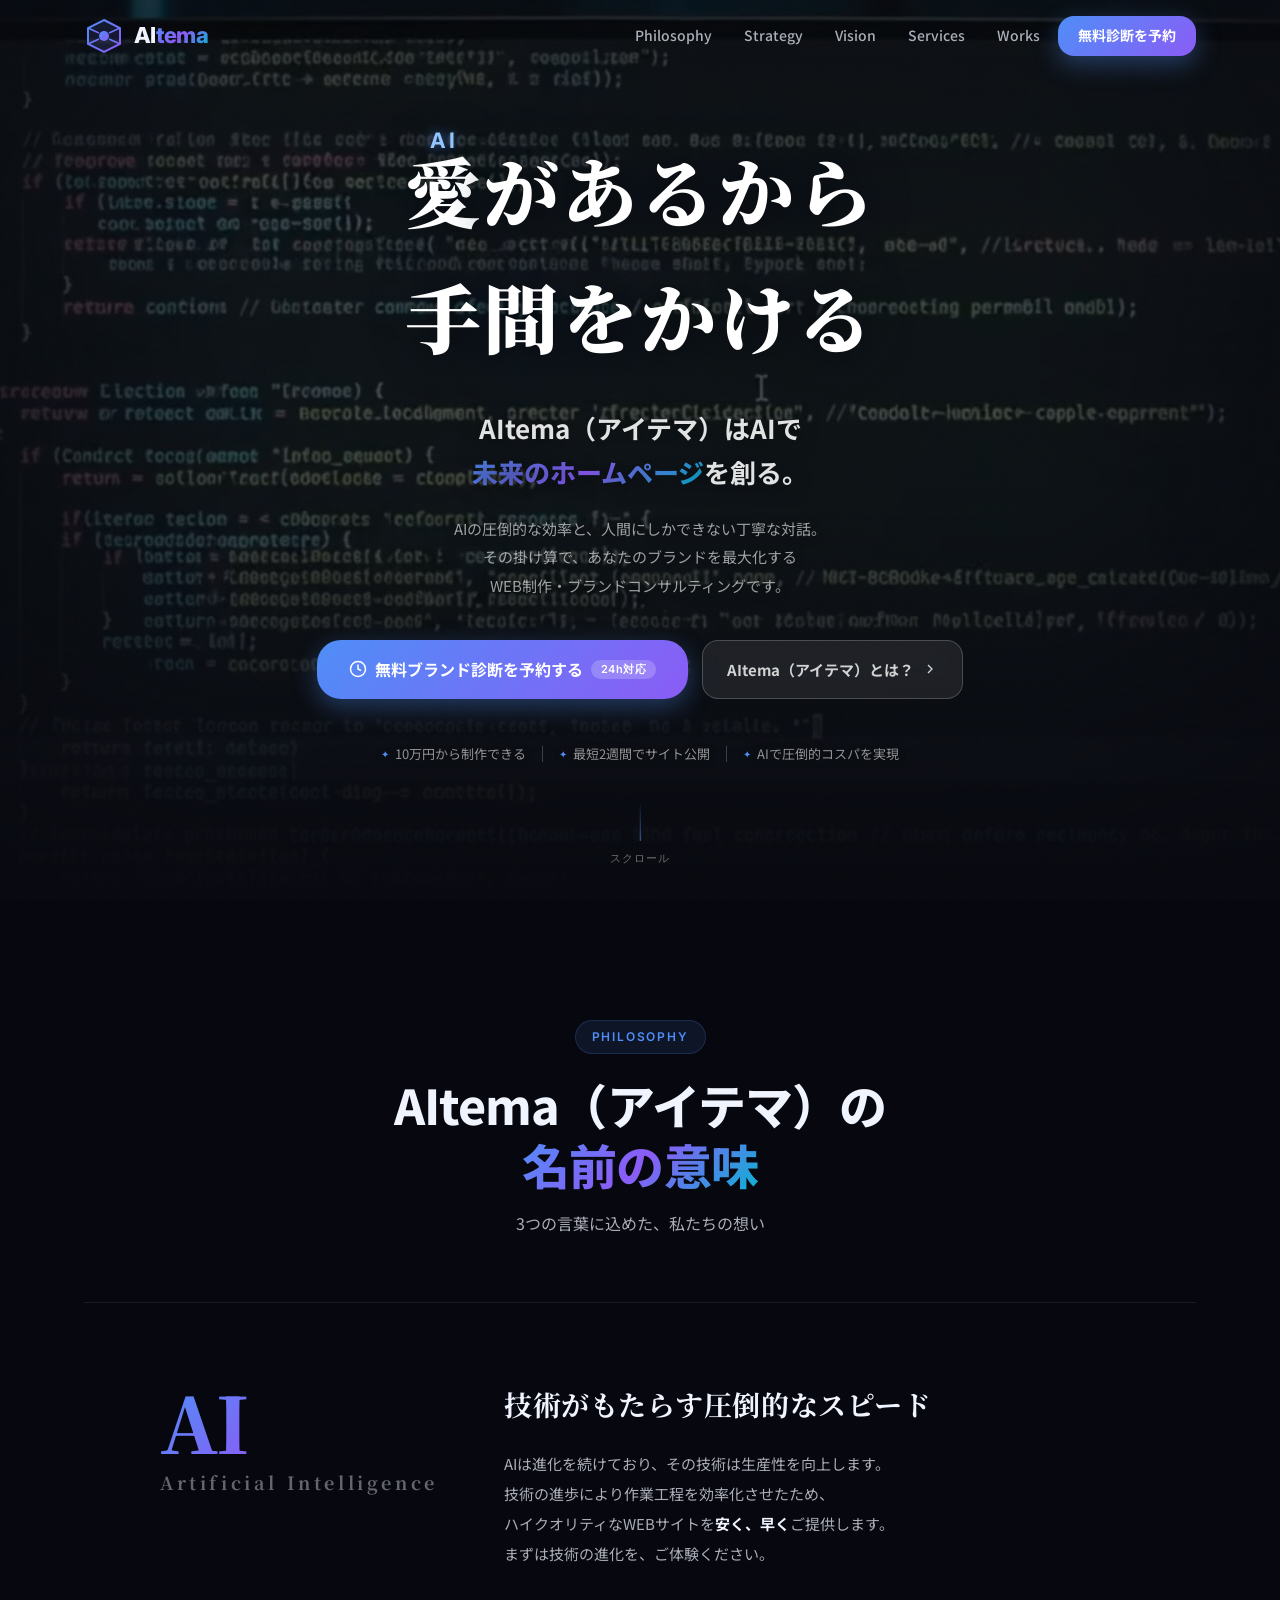
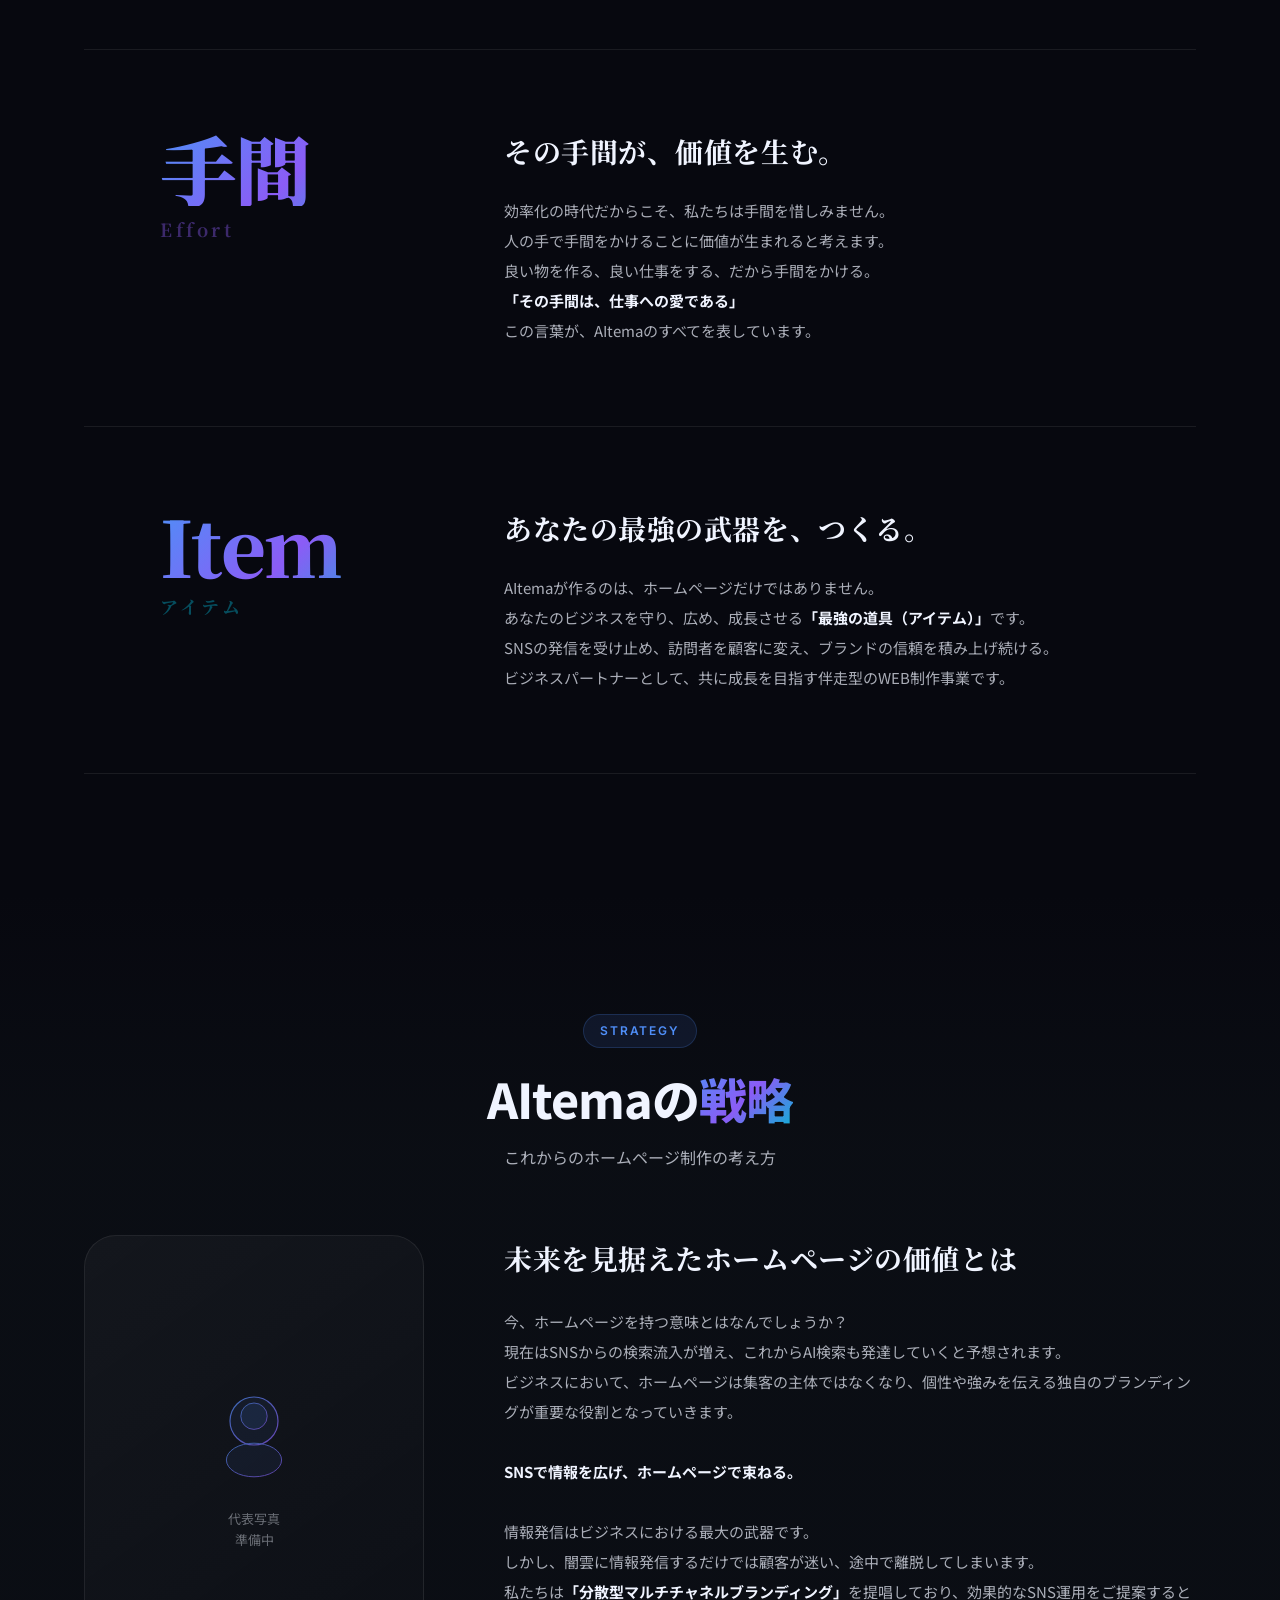
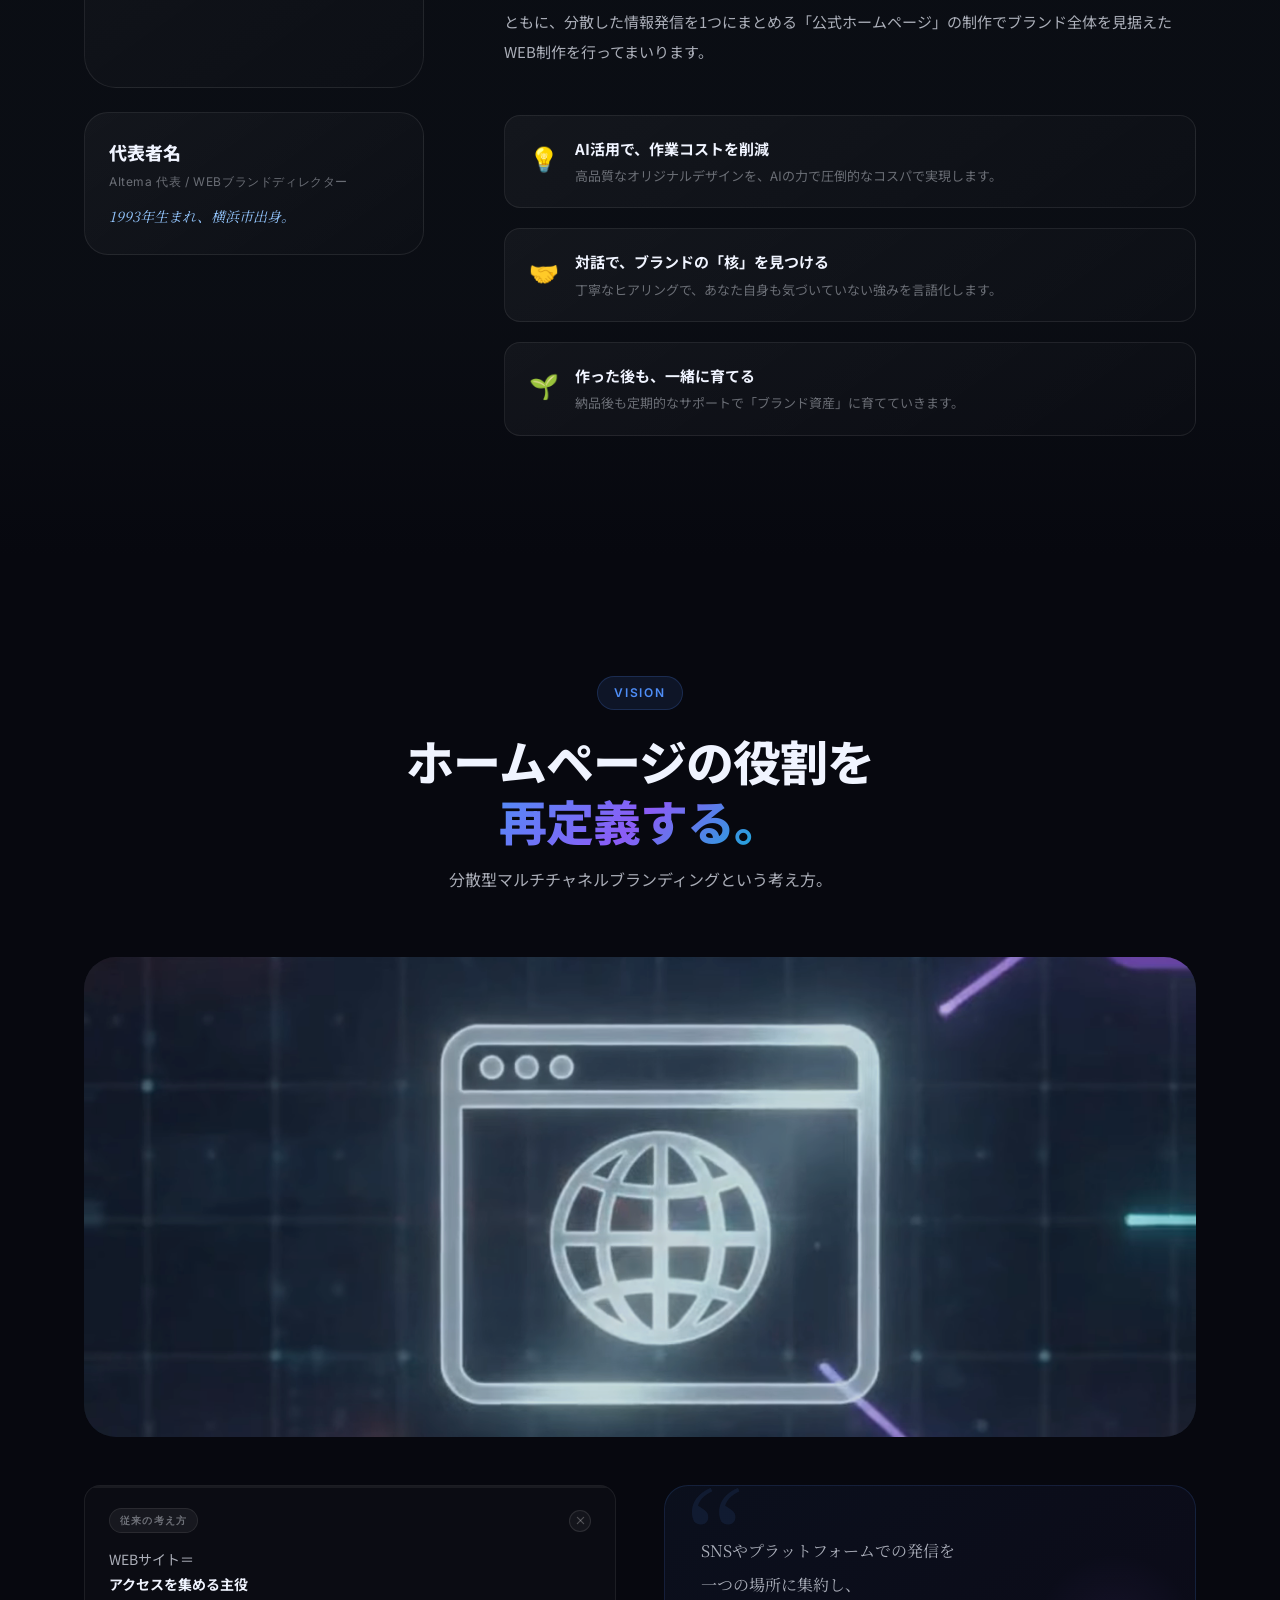
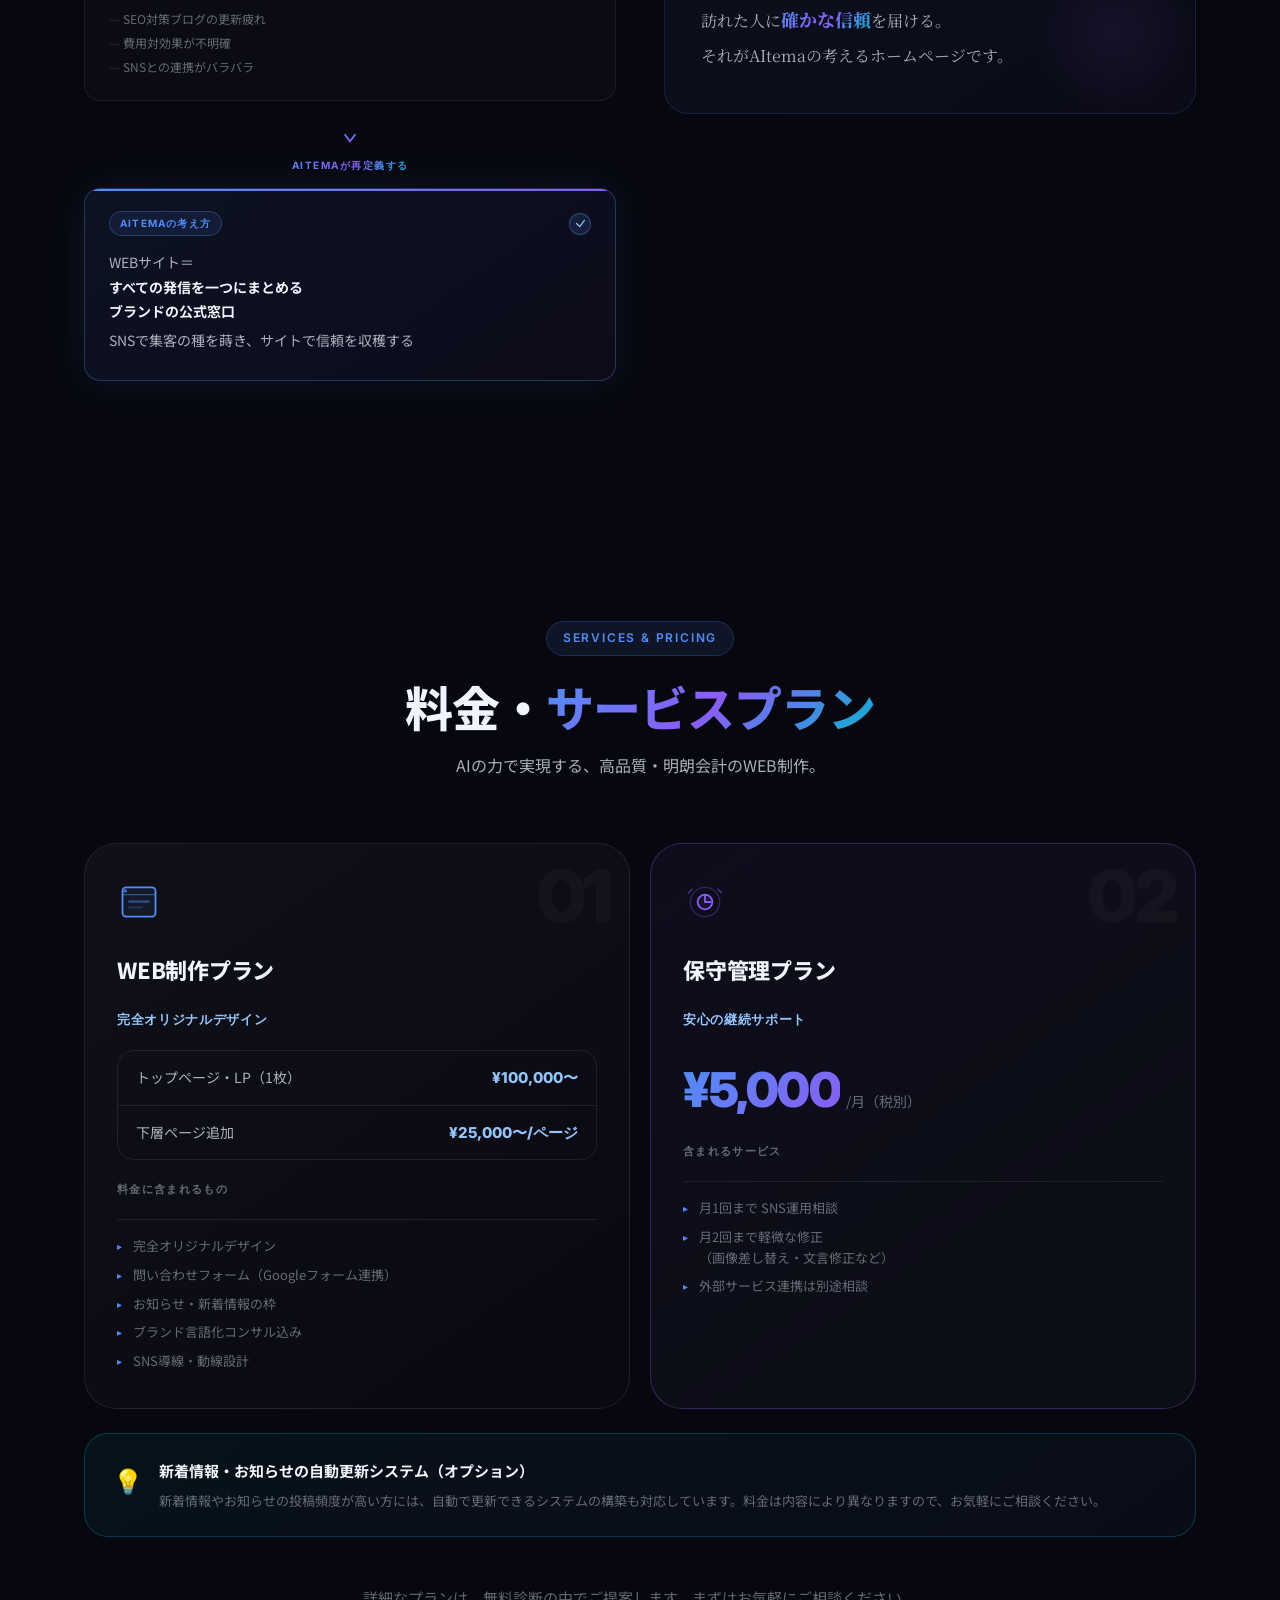
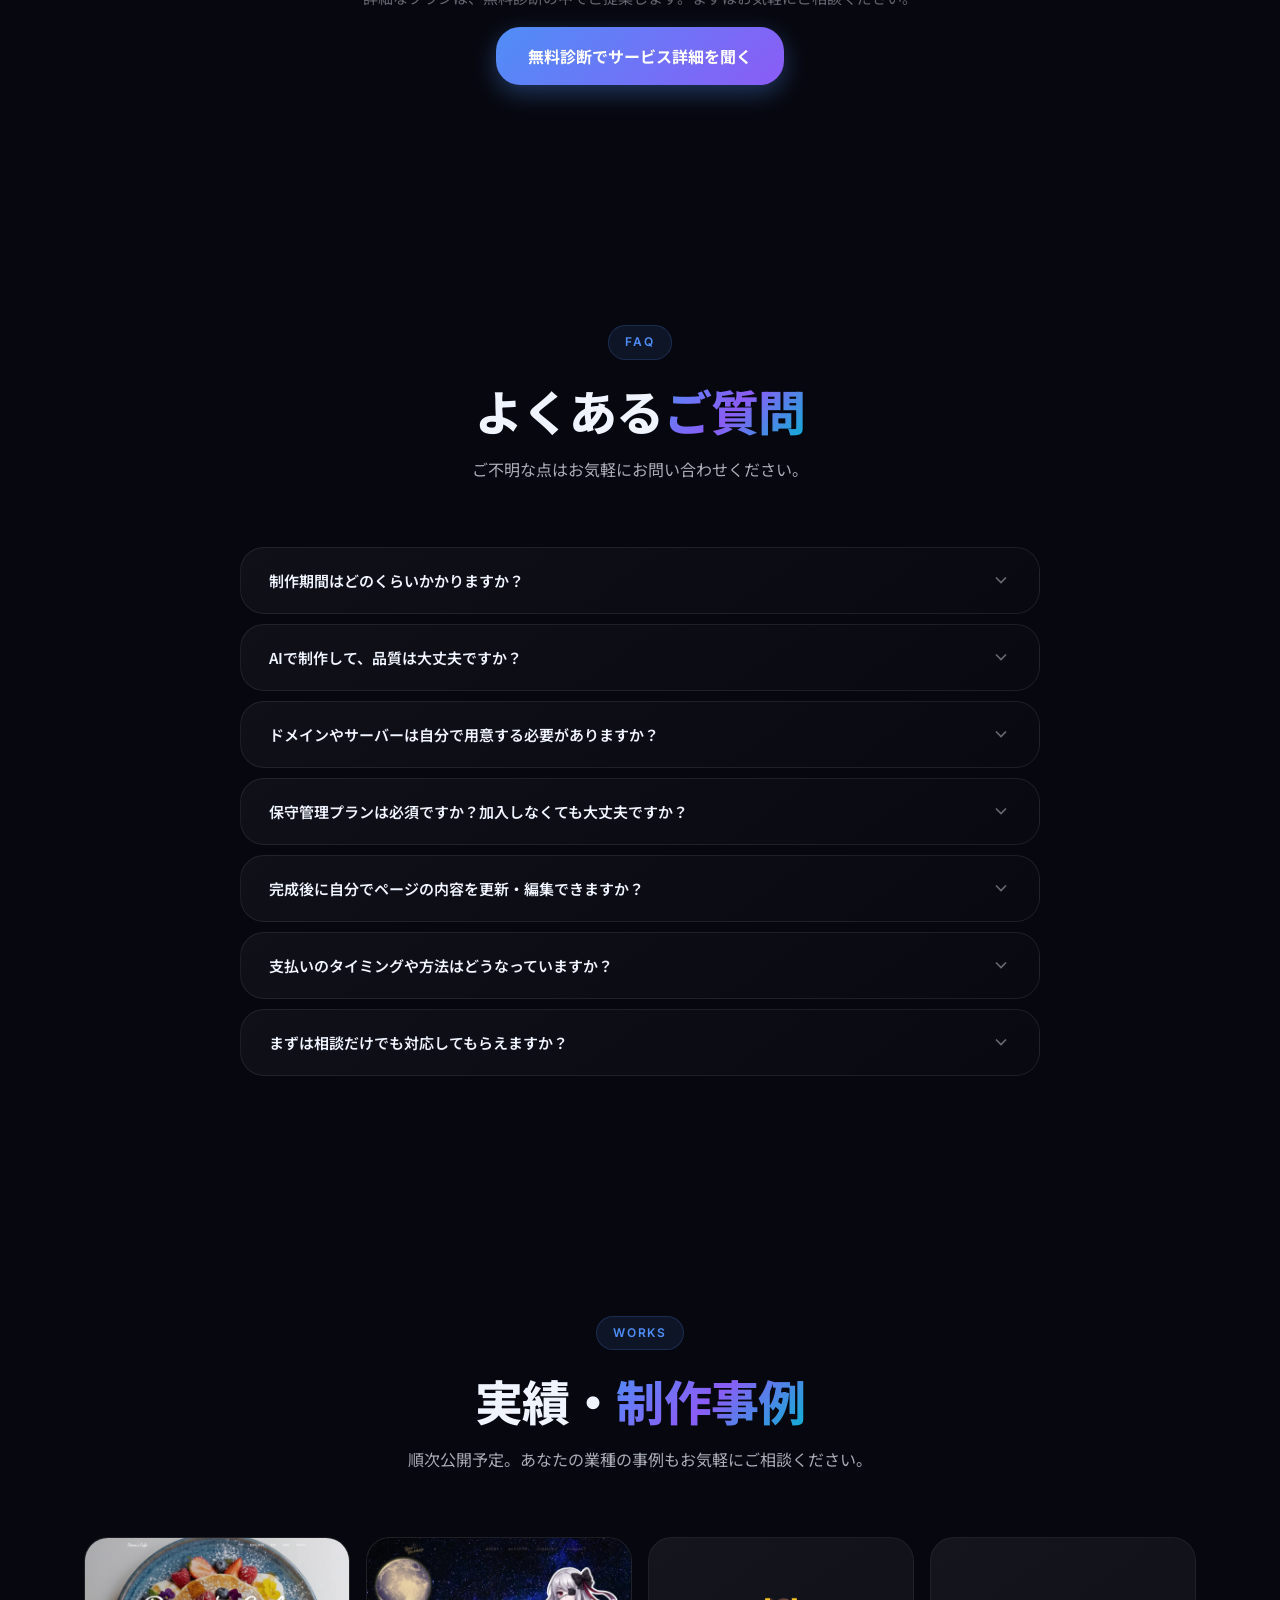
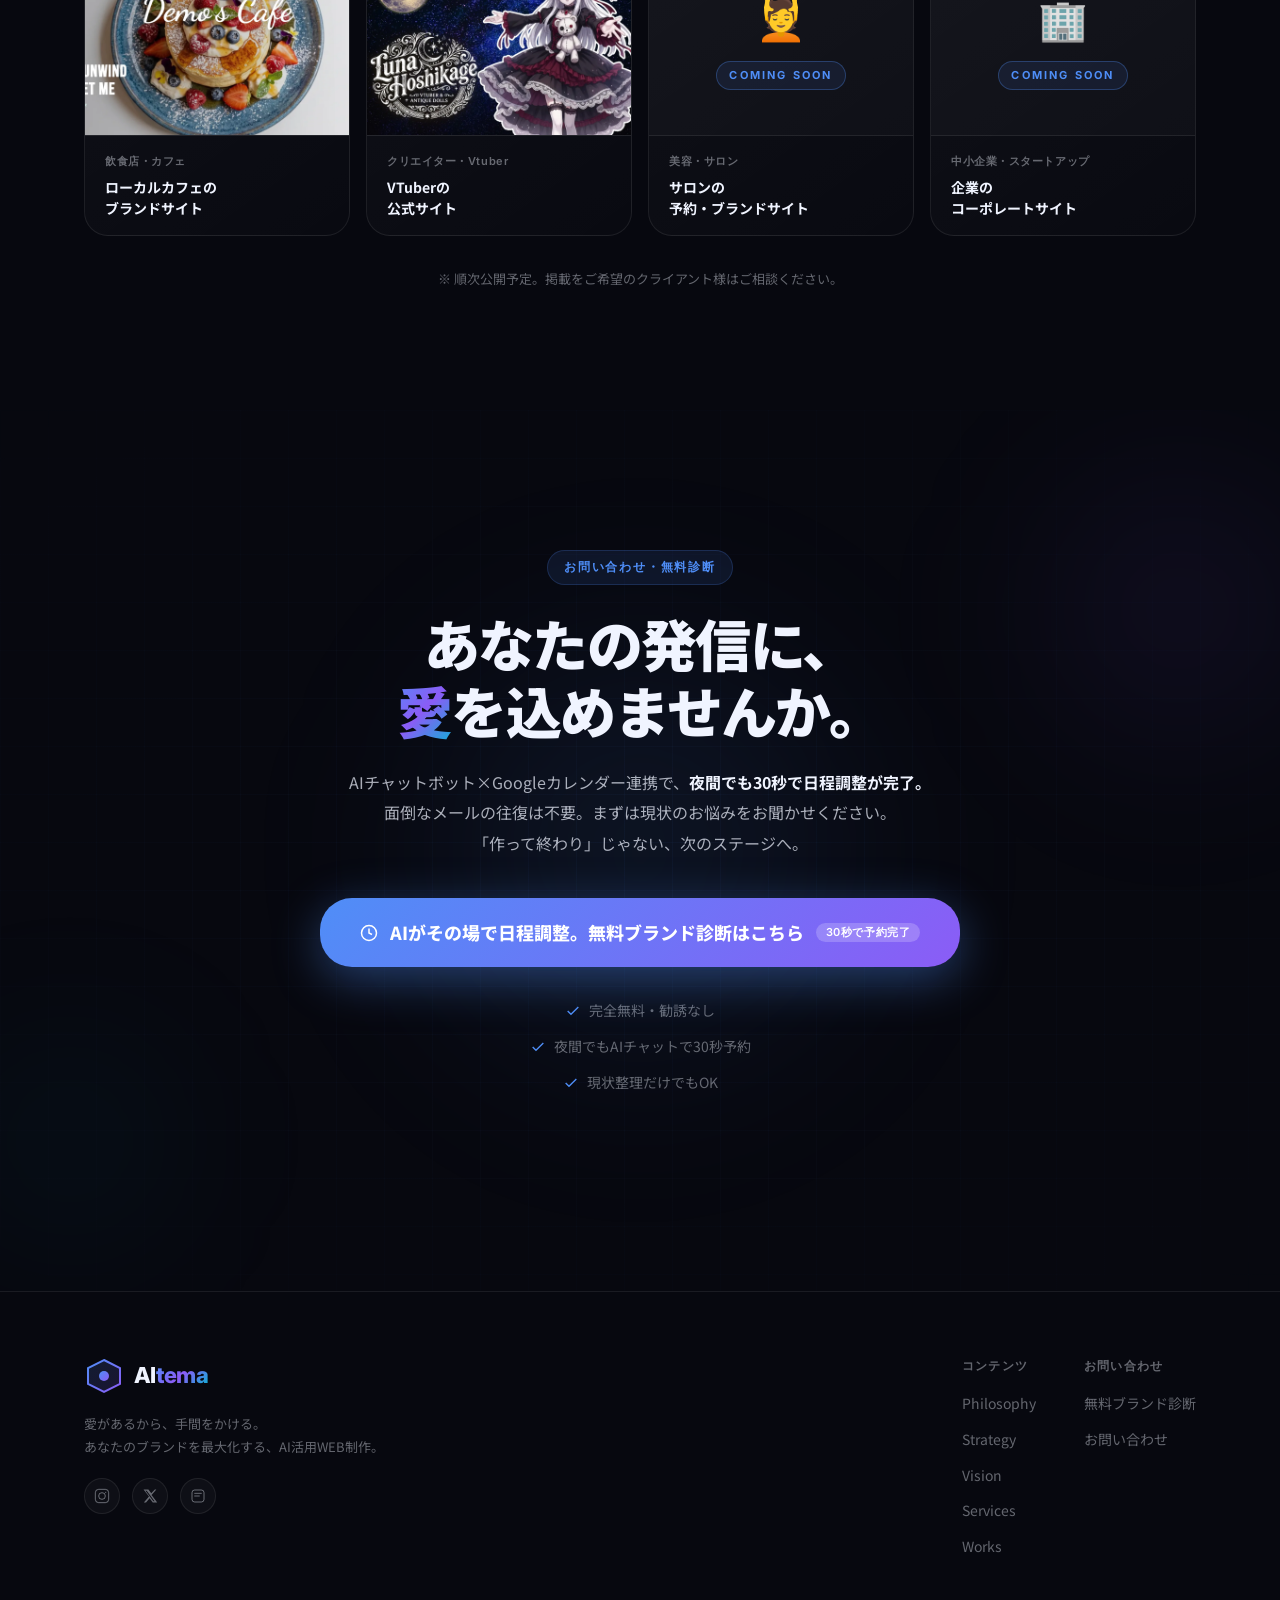
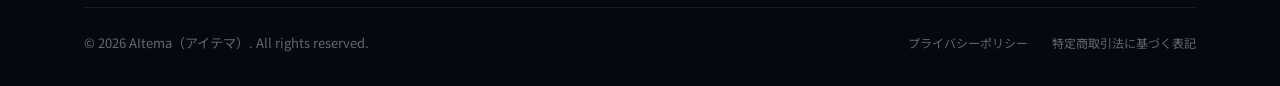
<file: index.html>
<!DOCTYPE html>
<html lang="ja">
<head>
  <meta charset="UTF-8">
  <meta name="viewport" content="width=device-width, initial-scale=1.0">
  <title>AItema（アイテマ）| AI活用型WEB制作でブランドを育てる</title>
  <meta name="description" content="AIを活用した高コスパWEB制作で、SNSや外部メディアでの発信をブランド価値に変える分散型マルチチャネルブランディング支援。無料ブランド診断24時間受付。">
  <meta property="og:title" content="AItema（アイテマ）| AI活用型WEB制作でブランドを育てる">
  <meta property="og:description" content="愛があるから手間をかける。SNSでの発信を確かな信頼に変えるブランド最大化コンサルティング。">
  <link rel="preconnect" href="https://fonts.googleapis.com">
  <link rel="preconnect" href="https://fonts.gstatic.com" crossorigin>
  <link href="https://fonts.googleapis.com/css2?family=Noto+Sans+JP:wght@300;400;500;700;900&family=Noto+Serif+JP:wght@700;900&family=Inter:wght@300;400;500;600;700;800&family=Space+Grotesk:wght@400;500;600;700&display=swap" rel="stylesheet">
  <link rel="stylesheet" href="css/styles.css">
</head>
<body>

  <!-- ===== NAVIGATION ===== -->
  <nav class="navbar" id="navbar">
    <div class="nav-container">
      <div class="nav-logo">
        <div class="logo-mark">
          <svg viewBox="0 0 40 40" fill="none" xmlns="http://www.w3.org/2000/svg">
            <defs>
              <linearGradient id="logoGrad" x1="0%" y1="0%" x2="100%" y2="100%">
                <stop offset="0%" style="stop-color:#4F8EF7"/>
                <stop offset="100%" style="stop-color:#8B5CF6"/>
              </linearGradient>
            </defs>
            <polygon points="20,4 36,12 36,28 20,36 4,28 4,12" fill="url(#logoGrad)" opacity="0.15"/>
            <polygon points="20,4 36,12 36,28 20,36 4,28 4,12" stroke="url(#logoGrad)" stroke-width="2" fill="none"/>
            <circle cx="20" cy="20" r="5" fill="url(#logoGrad)"/>
            <line x1="20" y1="4" x2="20" y2="15" stroke="url(#logoGrad)" stroke-width="1.5"/>
            <line x1="36" y1="12" x2="25" y2="17" stroke="url(#logoGrad)" stroke-width="1.5"/>
            <line x1="36" y1="28" x2="25" y2="23" stroke="url(#logoGrad)" stroke-width="1.5"/>
            <line x1="20" y1="36" x2="20" y2="25" stroke="url(#logoGrad)" stroke-width="1.5"/>
            <line x1="4" y1="28" x2="15" y2="23" stroke="url(#logoGrad)" stroke-width="1.5"/>
            <line x1="4" y1="12" x2="15" y2="17" stroke="url(#logoGrad)" stroke-width="1.5"/>
          </svg>
        </div>
        <span class="logo-text">AI<span class="logo-accent">tema</span></span>
      </div>
      <div class="nav-links">
        <a href="#philosophy" class="nav-link">Philosophy</a>
        <a href="#story" class="nav-link">Strategy</a>
        <a href="#vision" class="nav-link">Vision</a>
        <a href="#services" class="nav-link">Services</a>
        <a href="#works" class="nav-link">Works</a>
        <a href="#cta-final" class="btn btn-nav btn-primary" id="nav-cta-btn">無料診断を予約</a>
      </div>
      <button class="hamburger" id="hamburger-btn" aria-label="メニューを開く">
        <span></span><span></span><span></span>
      </button>
    </div>
  </nav>

  <!-- ===== MOBILE MENU ===== -->
  <div class="mobile-menu" id="mobile-menu">
    <a href="#philosophy" class="mobile-link">Philosophy</a>
    <a href="#story" class="mobile-link">Strategy</a>
    <a href="#vision" class="mobile-link">Vision</a>
    <a href="#services" class="mobile-link">Services</a>
    <a href="#works" class="mobile-link">Works</a>
    <a href="#cta-final" class="btn btn-primary mobile-cta">無料ブランド診断を予約する</a>
  </div>

  <!-- ===== HERO ===== -->
  <section class="hero" id="hero">
    <div class="hero-video-wrap">
      <video class="hero-video" id="hero-video" src="webm/typing.webm" autoplay loop muted playsinline preload="auto" aria-hidden="true"></video>
      <div class="hero-video-overlay"></div>
      <div class="hero-video-noise"></div>
    </div>
    <div class="hero-content">
      <h1 class="hero-title" id="hero-title" aria-label="愛（AI）があるから手間をかける">
        <span class="reveal-line reveal-line-1"><ruby class="hero-ruby">愛<rt>AI</rt></ruby>があるから</span><br>
        <span class="reveal-line reveal-line-2">手間をかける</span>
      </h1>
      <p class="hero-subtitle" id="hero-subtitle">AItema（アイテマ）はAIで<br><span class="hero-highlight">未来のホームページ</span>を創る。</p>
      <p class="hero-desc" id="hero-desc">
        AIの圧倒的な効率と、<br class="sp-only">人間にしかできない丁寧な対話。<br>
        その掛け算で、あなたのブランドを最大化する<br>
        WEB制作・ブランドコンサルティングです。
      </p>
      <div class="hero-ctas" id="hero-ctas">
        <a href="#cta-final" class="btn btn-primary btn-hero" id="hero-cta-btn">
          <svg class="btn-icon" viewBox="0 0 24 24" fill="none" stroke="currentColor" stroke-width="2"><circle cx="12" cy="12" r="10"/><polyline points="12 6 12 12 16 14"/></svg>
          無料ブランド診断を予約する
          <span class="btn-badge">24h対応</span>
        </a>
        <a href="#philosophy" class="btn btn-ghost-hero">
          AItema（アイテマ）とは？
          <svg viewBox="0 0 24 24" fill="none" stroke="currentColor" stroke-width="2" class="btn-arrow"><polyline points="9 18 15 12 9 6"/></svg>
        </a>
      </div>
      <div class="hero-social-proof" id="hero-proof">
        <div class="proof-item"><span class="proof-icon">✦</span><span>10万円から制作できる</span></div>
        <div class="proof-divider"></div>
        <div class="proof-item"><span class="proof-icon">✦</span><span>最短2週間でサイト公開</span></div>
        <div class="proof-divider"></div>
        <div class="proof-item"><span class="proof-icon">✦</span><span>AIで圧倒的コスパを実現</span></div>
      </div>
    </div>
    <div class="hero-scroll-hint">
      <div class="scroll-line"></div>
      <span>スクロール</span>
    </div>
  </section>

  <!-- ===== 02 PHILOSOPHY ===== -->
  <section class="philosophy-section" id="philosophy">
    <div class="container">
      <div class="section-header">
        <div class="section-eyebrow">Philosophy</div>
        <h2 class="section-title">AItema（アイテマ）の<br><span class="text-gradient">名前の意味</span></h2>
        <p class="section-desc">3つの言葉に込めた、私たちの想い</p>
      </div>

      <div class="philosophy-blocks">

        <div class="philosophy-block" data-reveal>
          <div class="philosophy-block-inner">
            <div class="philosophy-word">
              <span class="philosophy-word-en">AI</span>
              <span class="philosophy-word-ja">Artificial Intelligence</span>
            </div>
            <div class="philosophy-body">
              <h3 class="philosophy-title">技術がもたらす圧倒的なスピード</h3>
              <p class="philosophy-text">
                AIは進化を続けており、<br class="sp-only">その技術は生産性を向上します。<br>
                技術の進歩により作業工程を効率化させたため、<br>
                ハイクオリティなWEBサイトを<br class="sp-only"><strong>安く、早く</strong>ご提供します。<br>
                まずは技術の進化を、ご体験ください。
              </p>
            </div>
          </div>
        </div>

        <div class="philosophy-block" data-reveal>
          <div class="philosophy-block-inner">
            <div class="philosophy-word">
              <span class="philosophy-word-en" style="color: var(--col-purple);">手間</span>
              <span class="philosophy-word-ja" style="color: rgba(139,92,246,0.4);">Effort</span>
            </div>
            <div class="philosophy-body">
              <h3 class="philosophy-title">その手間が、価値を生む。</h3>
              <p class="philosophy-text">
                効率化の時代だからこそ、<br class="sp-only">私たちは手間を惜しみません。<br>
                人の手で手間をかけることに<br class="sp-only">価値が生まれると考えます。<br>
                良い物を作る、良い仕事をする、<br class="sp-only">だから手間をかける。<br>
                <strong>「その手間は、仕事への愛である」</strong><br>
                この言葉が、AItemaのすべてを表しています。
              </p>
            </div>
          </div>
        </div>

        <div class="philosophy-block" data-reveal>
          <div class="philosophy-block-inner">
            <div class="philosophy-word">
              <span class="philosophy-word-en" style="color: var(--col-teal);">Item</span>
              <span class="philosophy-word-ja" style="color: rgba(6,182,212,0.4);">アイテム</span>
            </div>
            <div class="philosophy-body">
              <h3 class="philosophy-title">あなたの最強の武器を、つくる。</h3>
              <p class="philosophy-text">
                AItemaが作るのは、<br class="sp-only">ホームページだけではありません。<br>
                あなたのビジネスを守り、広め、成長させる<strong>「最強の道具（アイテム）」</strong>です。<br>
                SNSの発信を受け止め、訪問者を顧客に変え、ブランドの信頼を積み上げ続ける。<br>
                ビジネスパートナーとして、<br class="sp-only">共に成長を目指す伴走型のWEB制作事業です。
              </p>
            </div>
          </div>
        </div>

      </div>
    </div>
  </section>

  <!-- ===== 03 STORY ===== -->
  <section class="story-section" id="story">
    <div class="container">
      <div class="section-header">
        <div class="section-eyebrow">Strategy</div>
        <h2 class="section-title">AItemaの<span class="text-gradient">戦略</span></h2>
        <p class="section-desc">これからのホームページ制作の考え方</p>
      </div>
      <div class="story-grid">
        <div class="story-image-wrap" data-reveal>
          <div class="story-image-placeholder">
            <div class="story-image-inner">
              <svg viewBox="0 0 200 200" fill="none" xmlns="http://www.w3.org/2000/svg">
                <defs>
                  <linearGradient id="storyGrad" x1="0%" y1="0%" x2="100%" y2="100%">
                    <stop offset="0%" style="stop-color:#4F8EF7"/>
                    <stop offset="100%" style="stop-color:#8B5CF6"/>
                  </linearGradient>
                </defs>
                <circle cx="100" cy="80" r="40" fill="rgba(79,142,247,0.1)" stroke="url(#storyGrad)" stroke-width="2"/>
                <circle cx="100" cy="72" r="22" fill="rgba(79,142,247,0.15)" stroke="url(#storyGrad)" stroke-width="1.5"/>
                <ellipse cx="100" cy="145" rx="46" ry="28" fill="rgba(79,142,247,0.1)" stroke="url(#storyGrad)" stroke-width="1.5"/>
              </svg>
              <p class="story-placeholder-text">代表写真<br>準備中</p>
            </div>
          </div>
          <div class="story-profile">
            <p class="story-profile-name">代表者名</p>
            <p class="story-profile-title">AItema 代表 / WEBブランドディレクター</p>
            <p class="story-profile-message">1993年生まれ、横浜市出身。</p>
          </div>
        </div>
        <div class="story-text" data-reveal>
          <div class="story-origin">
            <h3 class="story-heading">未来を見据えたホームページの価値とは</h3>
            <p>今、ホームページを持つ意味とはなんでしょうか？<br>
            現在はSNSからの検索流入が増え、これからAI検索も発達していくと予想されます。<br>
            ビジネスにおいて、ホームページは集客の主体ではなくなり、個性や強みを伝える独自のブランディングが重要な役割となっていきます。<br><br>
            
            <strong>SNSで情報を広げ、ホームページで束ねる。</strong><br><br>
            情報発信はビジネスにおける最大の武器です。<br>
            しかし、闇雲に情報発信するだけでは顧客が迷い、途中で離脱してしまいます。<br>
            私たちは<strong>「分散型マルチチャネルブランディング」</strong>を提唱しており、効果的なSNS運用をご提案するとともに、分散した情報発信を1つにまとめる「公式ホームページ」の制作でブランド全体を見据えたWEB制作を行ってまいります。</p>
          </div>
          <div class="story-values">
            <div class="story-value-item">
              <span class="story-value-icon">💡</span>
              <div>
                <strong>AI活用で、作業コストを削減</strong>
                <p>高品質なオリジナルデザインを、AIの力で圧倒的なコスパで実現します。</p>
              </div>
            </div>
            <div class="story-value-item">
              <span class="story-value-icon">🤝</span>
              <div>
                <strong>対話で、ブランドの「核」を見つける</strong>
                <p>丁寧なヒアリングで、あなた自身も気づいていない強みを言語化します。</p>
              </div>
            </div>
            <div class="story-value-item">
              <span class="story-value-icon">🌱</span>
              <div>
                <strong>作った後も、一緒に育てる</strong>
                <p>納品後も定期的なサポートで「ブランド資産」に育てていきます。</p>
              </div>
            </div>
          </div>
        </div>
      </div>
    </div>
  </section>

  <!-- ===== 04 VISION ===== -->
  <section class="vision-section" id="vision">
    <div class="container">
      <div class="section-header">
        <div class="section-eyebrow">Vision</div>
        <h2 class="section-title">ホームページの役割を<br><span class="text-gradient">再定義する。</span></h2>
        <p class="section-desc">分散型マルチチャネルブランディング<br class="sp-only">という考え方。</p>
      </div>

      <div class="vision-content" data-reveal>
        <!-- 横幅フル：マルチチャネル動画 -->
        <div class="vision-diagram">
          <video class="vision-video" id="vision-video" src="webm/mulch-channel.webm" autoplay loop muted playsinline preload="auto" aria-hidden="true"></video>
        </div>

        <!-- テキスト説明 -->
        <div class="vision-text">
          <div class="vision-redefine">
            <div class="vision-before-after">

              <div class="vision-before">
                <div class="vision-card-top">
                  <span class="vision-ba-tag">従来の考え方</span>
                  <span class="vision-status-icon vision-status-before">
                    <svg viewBox="0 0 14 14" fill="none"><line x1="3" y1="3" x2="11" y2="11" stroke="currentColor" stroke-width="1.5" stroke-linecap="round"/><line x1="11" y1="3" x2="3" y2="11" stroke="currentColor" stroke-width="1.5" stroke-linecap="round"/></svg>
                  </span>
                </div>
                <p>WEBサイト＝<br><strong>アクセスを集める主役</strong></p>
                <ul class="vision-pain-list">
                  <li>SEO対策ブログの更新疲れ</li>
                  <li>費用対効果が不明確</li>
                  <li>SNSとの連携がバラバラ</li>
                </ul>
              </div>

              <div class="vision-arrow-down">
                <svg viewBox="0 0 24 40" fill="none"><line x1="12" y1="0" x2="12" y2="28" stroke="url(#baGrad)" stroke-width="2"/><polyline points="6 22 12 30 18 22" stroke="url(#baGrad)" stroke-width="2" stroke-linecap="round"/><defs><linearGradient id="baGrad" x1="0%" y1="0%" x2="0%" y2="100%"><stop offset="0%" stop-color="#4F8EF7"/><stop offset="100%" stop-color="#8B5CF6"/></linearGradient></defs></svg>
                <span>AItemaが再定義する</span>
              </div>

              <div class="vision-after">
                <div class="vision-card-top">
                  <span class="vision-ba-tag vision-ba-tag-accent">AItemaの考え方</span>
                  <span class="vision-status-icon vision-status-after">
                    <svg viewBox="0 0 14 14" fill="none"><polyline points="2 7 6 11 12 3" stroke="currentColor" stroke-width="1.5" stroke-linecap="round" stroke-linejoin="round"/></svg>
                  </span>
                </div>
                <p>WEBサイト＝<br><strong>すべての発信を一つにまとめる<br>ブランドの公式窓口</strong></p>
                <p class="text-accent">SNSで集客の種を蒔き、サイトで信頼を収穫する</p>
              </div>

            </div>
          </div>
          <blockquote class="vision-quote">
            <p>SNSやプラットフォームでの発信を<br>一つの場所に集約し、<br>訪れた人に<em>確かな信頼</em>を届ける。<br>それがAItemaの<br class="sp-only">考えるホームページです。</p>
          </blockquote>
        </div>
      </div>
    </div>
  </section>

  <!-- ===== 05 SERVICES ===== -->
  <section class="services-section" id="services">
    <div class="container">
      <div class="section-header">
        <div class="section-eyebrow">Services &amp; Pricing</div>
        <h2 class="section-title">料金・<span class="text-gradient">サービスプラン</span></h2>
        <p class="section-desc">AIの力で実現する、高品質・明朗会計のWEB制作。</p>
      </div>

      <div class="services-pricing-grid">

        <!-- WEB制作プラン -->
        <div class="service-card service-card-pricing" data-reveal>
          <div class="service-number">01</div>
          <div class="service-icon">
            <svg viewBox="0 0 48 48" fill="none"><rect x="6" y="8" width="36" height="32" rx="4" stroke="#4F8EF7" stroke-width="2" fill="rgba(79,142,247,0.08)"/><line x1="6" y1="16" x2="42" y2="16" stroke="#4F8EF7" stroke-width="1.5" opacity="0.5"/><rect x="12" y="22" width="24" height="3" rx="1.5" fill="rgba(79,142,247,0.4)"/><rect x="12" y="29" width="16" height="2" rx="1" fill="rgba(79,142,247,0.25)"/><circle cx="9" cy="12" r="2" fill="#4F8EF7" opacity="0.7"/></svg>
          </div>
          <h3 class="service-title">WEB制作プラン</h3>
          <p class="service-subtitle">完全オリジナルデザイン</p>

          <div class="service-price-block">
            <div class="service-price-row">
              <span>トップページ・LP（1枚）</span>
              <span class="service-price-value">¥100,000〜</span>
            </div>
            <div class="service-price-row">
              <span>下層ページ追加</span>
              <span class="service-price-value">¥25,000〜/ページ</span>
            </div>
          </div>

          <p class="service-includes-label">料金に含まれるもの</p>
          <ul class="service-list">
            <li>完全オリジナルデザイン</li>
            <li>問い合わせフォーム（Googleフォーム連携）</li>
            <li>お知らせ・新着情報の枠</li>
            <li>ブランド言語化コンサル込み</li>
            <li>SNS導線・動線設計</li>
          </ul>
        </div>

        <!-- 保守管理プラン -->
        <div class="service-card service-card-accent service-card-pricing" data-reveal>
          <div class="service-number">02</div>
          <div class="service-icon">
            <svg viewBox="0 0 48 48" fill="none"><circle cx="24" cy="24" r="8" stroke="#8B5CF6" stroke-width="2" fill="rgba(139,92,246,0.08)"/><path d="M24 16 L24 24 L30 24" stroke="#8B5CF6" stroke-width="2" stroke-linecap="round"/><circle cx="24" cy="24" r="16" stroke="#8B5CF6" stroke-width="1.5" fill="none" opacity="0.3"/><path d="M38 10 L42 14 M10 10 L6 14" stroke="#8B5CF6" stroke-width="1.5" stroke-linecap="round" opacity="0.5"/></svg>
          </div>
          <h3 class="service-title">保守管理プラン</h3>
          <p class="service-subtitle">安心の継続サポート</p>

          <div class="service-price-main-wrap">
            <span class="service-price-main">¥5,000</span>
            <span class="service-price-unit">/月（税別）</span>
          </div>

          <p class="service-includes-label">含まれるサービス</p>
          <ul class="service-list">
            <li>月1回まで SNS運用相談</li>
            <li>月2回まで軽微な修正<br>（画像差し替え・文言修正など）</li>
            <li>外部サービス連携は別途相談</li>
          </ul>
        </div>

      </div>

      <!-- オプション：自動更新システム -->
      <div class="service-option-note" data-reveal>
        <div class="service-option-icon">💡</div>
        <div class="service-option-body">
          <strong>新着情報・お知らせの自動更新システム（オプション）</strong>
          <p>新着情報やお知らせの投稿頻度が高い方には、自動で更新できるシステムの構築も対応しています。料金は内容により異なりますので、お気軽にご相談ください。</p>
        </div>
      </div>

      <div class="services-cta" data-reveal>
        <p class="services-cta-text">詳細なプランは、無料診断の中でご提案します。<br class="sp-only">まずはお気軽にご相談ください。</p>
        <a href="#cta-final" class="btn btn-primary btn-hero">無料診断でサービス詳細を聞く</a>
      </div>
    </div>
  </section>

  <!-- ===== 06 FAQ ===== -->
  <section class="faq-section" id="faq">
    <div class="container">
      <div class="section-header">
        <div class="section-eyebrow">FAQ</div>
        <h2 class="section-title">よくある<span class="text-gradient">ご質問</span></h2>
        <p class="section-desc">ご不明な点はお気軽にお問い合わせください。</p>
      </div>

      <div class="faq-list">

        <div class="faq-item" data-reveal>
          <button class="faq-question" aria-expanded="false">
            制作期間はどのくらいかかりますか？
            <svg class="faq-icon" viewBox="0 0 24 24" fill="none" stroke="currentColor" stroke-width="2"><polyline points="6 9 12 15 18 9"/></svg>
          </button>
          <div class="faq-answer">
            <p>ご依頼の内容によって前後いたしますが、概ねご依頼から２週間前後で公開まで行えます。サンプルサイトを作成しますので、お客様と方向性や世界観を調整しながら制作を行います。</p>
          </div>
        </div>

        <div class="faq-item" data-reveal>
          <button class="faq-question" aria-expanded="false">
            AIで制作して、品質は大丈夫ですか？
            <svg class="faq-icon" viewBox="0 0 24 24" fill="none" stroke="currentColor" stroke-width="2"><polyline points="6 9 12 15 18 9"/></svg>
          </button>
          <div class="faq-answer">
            <p>ぜひ一度制作事例をご確認くださいませ。WordPressなどの動的ページではなく1枚完結の静的ページを基本としているため、読み込み速度も早く、サーバーへの負荷も少ないため、システムダウンやプラグインの更新でデザインが崩れる心配もございません。ご要望のデザインを実現できるように最善を尽くします。</p>
          </div>
        </div>

        <div class="faq-item" data-reveal>
          <button class="faq-question" aria-expanded="false">
            ドメインやサーバーは<br class="sp-only">自分で用意する必要がありますか？
            <svg class="faq-icon" viewBox="0 0 24 24" fill="none" stroke="currentColor" stroke-width="2"><polyline points="6 9 12 15 18 9"/></svg>
          </button>
          <div class="faq-answer">
            <p>保守管理プランをご契約いただいた方には独自ドメインの取得やサーバーをご用意いたします。（ドメイン取得費用は別途発生する場合がございます）修正や管理を自社で行える場合は、保守管理プランを契約せず成果物のみのお渡しも対応できますので、お気軽にお申し付けくださいませ。</p>
          </div>
        </div>

        <div class="faq-item" data-reveal>
          <button class="faq-question" aria-expanded="false">
            保守管理プランは必須ですか？<br class="sp-only">加入しなくても大丈夫ですか？
            <svg class="faq-icon" viewBox="0 0 24 24" fill="none" stroke="currentColor" stroke-width="2"><polyline points="6 9 12 15 18 9"/></svg>
          </button>
          <div class="faq-answer">
            <p>必須ではございません。保守管理プランを途中解約した場合でも運用が自社で継続できるようにご提案もできますので、解約してもホームページが削除されることはございませんのでご安心ください。</p>
          </div>
        </div>

        <div class="faq-item" data-reveal>
          <button class="faq-question" aria-expanded="false">
            完成後に自分で<br class="sp-only">ページの内容を更新・編集できますか？
            <svg class="faq-icon" viewBox="0 0 24 24" fill="none" stroke="currentColor" stroke-width="2"><polyline points="6 9 12 15 18 9"/></svg>
          </button>
          <div class="faq-answer">
            <p>静的ページをご提供する都合上、デザイン崩れを防止する観点からご自身での更新・編集をご希望の場合は保守管理プランの対象外となり、ご自身で運用していただく形でご提案いたします。保守管理プランなら月2回まで軽微な修正を追加料金なしで行いますので、ご要望をお申し付けいただくだけで完結いたします。また、リアルタイムに新着情報などを更新したい場合にはヘッドレスCMS（自動更新システム）の導入も追加料金で対応できますので、お気軽にご相談ください。</p>
          </div>
        </div>

        <div class="faq-item" data-reveal>
          <button class="faq-question" aria-expanded="false">
            支払いのタイミングや<br class="sp-only">方法はどうなっていますか？
            <svg class="faq-icon" viewBox="0 0 24 24" fill="none" stroke="currentColor" stroke-width="2"><polyline points="6 9 12 15 18 9"/></svg>
          </button>
          <div class="faq-answer">
            <p>お支払いは原則、事前に銀行振込にて対応させていただいております。請求書・領収証の発行やインボイス対応のご要望はお気軽にお申し付けくださいませ。ご契約はオンライン上で完結するGMOサインを利用いたします。</p>
          </div>
        </div>

        <div class="faq-item" data-reveal>
          <button class="faq-question" aria-expanded="false">
            まずは相談だけでも<br class="sp-only">対応してもらえますか？
            <svg class="faq-icon" viewBox="0 0 24 24" fill="none" stroke="currentColor" stroke-width="2"><polyline points="6 9 12 15 18 9"/></svg>
          </button>
          <div class="faq-answer">
            <p>もちろんご相談だけでも歓迎しております。事業内容やお困りごとなどAIチャットシステムにお聞かせくださいませ。その場で面談の日程調整まで完結しますので、ご希望のお日にちをご入力ください。面談では事前にヒアリングした内容を踏まえてお困りごとを言語化するお手伝いをさせていただきます。強引な勧誘や請求などは一切行っておりませんのでご安心ください。</p>
          </div>
        </div>

      </div>
    </div>
  </section>

  <!-- ===== 07 WORKS ===== -->
  <section class="works-section" id="works">
    <div class="container">
      <div class="section-header">
        <div class="section-eyebrow">Works</div>
        <h2 class="section-title">実績・<span class="text-gradient">制作事例</span></h2>
        <p class="section-desc">順次公開予定。<br class="sp-only">あなたの業種の事例もお気軽にご相談ください。</p>
      </div>

      <div class="works-grid">

        <a class="works-card" data-reveal href="demos-cafe/" target="_blank" rel="noopener">
          <div class="works-card-image">
            <img src="images/cafe-sample.webp" alt="ローカルカフェのブランドサイト" class="works-card-img">
          </div>
          <div class="works-card-body">
            <span class="works-tag">飲食店・カフェ</span>
            <p class="works-card-title">ローカルカフェの<br>ブランドサイト</p>
          </div>
        </a>

        <a class="works-card" data-reveal href="vtuber-luna/" target="_blank" rel="noopener">
          <div class="works-card-image">
            <img src="images/Vtuber-sample.webp" alt="VTuber星影ルナの公式サイト" class="works-card-img">
          </div>
          <div class="works-card-body">
            <span class="works-tag">クリエイター・Vtuber</span>
            <p class="works-card-title">VTuberの<br>公式サイト</p>
          </div>
        </a>

        <div class="works-card" data-reveal>
          <div class="works-card-image">
            <div class="works-coming-soon">
              <span class="works-coming-icon">💆</span>
              <span class="works-coming-label">Coming Soon</span>
            </div>
          </div>
          <div class="works-card-body">
            <span class="works-tag">美容・サロン</span>
            <p class="works-card-title">サロンの<br>予約・ブランドサイト</p>
          </div>
        </div>

        <div class="works-card" data-reveal>
          <div class="works-card-image">
            <div class="works-coming-soon">
              <span class="works-coming-icon">🏢</span>
              <span class="works-coming-label">Coming Soon</span>
            </div>
          </div>
          <div class="works-card-body">
            <span class="works-tag">中小企業・スタートアップ</span>
            <p class="works-card-title">企業の<br>コーポレートサイト</p>
          </div>
        </div>

      </div>

      <p class="works-note" data-reveal>※ 順次公開予定。<br class="sp-only">掲載をご希望のクライアント様はご相談ください。</p>
    </div>
  </section>

  <!-- ===== 07 CTA ===== -->
  <section class="cta-section" id="cta-final">
    <div class="cta-bg">
      <div class="cta-orb cta-orb-1"></div>
      <div class="cta-orb cta-orb-2"></div>
      <div class="cta-orb cta-orb-3"></div>
      <div class="cta-grid"></div>
    </div>
    <div class="container">
      <div class="cta-content">
        <div class="cta-eyebrow">お問い合わせ・無料診断</div>
        <h2 class="cta-title">
          あなたの発信に、<br>
          <span class="text-gradient">愛</span>を込めませんか。
        </h2>
        <p class="cta-desc">
          AIチャットボット×Googleカレンダー連携で、<br class="sp-only"><strong>夜間でも30秒で日程調整が完了。</strong><br>
          面倒なメールの往復は不要。まずは現状のお悩みをお聞かせください。<br>
          「作って終わり」じゃない、次のステージへ。
        </p>

        <div class="cta-buttons">
          <a href="#" class="btn btn-cta-primary" id="cta-main-btn">
            <svg class="btn-icon" viewBox="0 0 24 24" fill="none" stroke="currentColor" stroke-width="2"><circle cx="12" cy="12" r="10"/><polyline points="12 6 12 12 16 14"/></svg>
            AIがその場で日程調整。<br class="sp-only">無料ブランド診断はこちら
            <span class="btn-badge">30秒で予約完了</span>
          </a>
        </div>

        <div class="cta-features">
          <div class="cta-feature">
            <svg viewBox="0 0 24 24" fill="none" stroke="currentColor" stroke-width="2"><polyline points="20 6 9 17 4 12"/></svg>
            <span>完全無料・勧誘なし</span>
          </div>
          <div class="cta-feature">
            <svg viewBox="0 0 24 24" fill="none" stroke="currentColor" stroke-width="2"><polyline points="20 6 9 17 4 12"/></svg>
            <span>夜間でもAIチャットで30秒予約</span>
          </div>
          <div class="cta-feature">
            <svg viewBox="0 0 24 24" fill="none" stroke="currentColor" stroke-width="2"><polyline points="20 6 9 17 4 12"/></svg>
            <span>現状整理だけでもOK</span>
          </div>
        </div>
      </div>
    </div>
  </section>

  <!-- ===== 09 FOOTER ===== -->
  <footer class="footer">
    <div class="container">
      <div class="footer-content">
        <div class="footer-brand">
          <div class="nav-logo footer-logo">
            <div class="logo-mark">
              <svg viewBox="0 0 40 40" fill="none" xmlns="http://www.w3.org/2000/svg">
                <defs><linearGradient id="logoGrad2" x1="0%" y1="0%" x2="100%" y2="100%"><stop offset="0%" style="stop-color:#4F8EF7"/><stop offset="100%" style="stop-color:#8B5CF6"/></linearGradient></defs>
                <polygon points="20,4 36,12 36,28 20,36 4,28 4,12" fill="url(#logoGrad2)" opacity="0.15"/>
                <polygon points="20,4 36,12 36,28 20,36 4,28 4,12" stroke="url(#logoGrad2)" stroke-width="2" fill="none"/>
                <circle cx="20" cy="20" r="5" fill="url(#logoGrad2)"/>
              </svg>
            </div>
            <span class="logo-text">AI<span class="logo-accent">tema</span></span>
          </div>
          <p class="footer-tagline">愛があるから、手間をかける。<br>あなたのブランドを最大化する、AI活用WEB制作。</p>
          <div class="footer-sns">
            <a href="#" class="footer-sns-link" aria-label="Instagram">
              <svg viewBox="0 0 24 24" fill="none"><rect x="2" y="2" width="20" height="20" rx="5" stroke="currentColor" stroke-width="1.5"/><circle cx="12" cy="12" r="5" stroke="currentColor" stroke-width="1.5"/><circle cx="17.5" cy="6.5" r="1" fill="currentColor"/></svg>
            </a>
            <a href="#" class="footer-sns-link" aria-label="X (Twitter)">
              <svg viewBox="0 0 24 24" fill="currentColor"><path d="M18.244 2.25h3.308l-7.227 8.26 8.502 11.24H16.17l-4.714-6.231-5.401 6.231H2.742l7.746-8.878-8.18-10.622h7.29l4.26 5.632 5.386-5.632Zm-1.161 17.52h1.833L7.084 4.126H5.117z"/></svg>
            </a>
            <a href="#" class="footer-sns-link" aria-label="note">
              <svg viewBox="0 0 24 24" fill="none"><rect x="3" y="3" width="18" height="18" rx="4" stroke="currentColor" stroke-width="1.5"/><line x1="7" y1="8" x2="17" y2="8" stroke="currentColor" stroke-width="1.5" stroke-linecap="round"/><line x1="7" y1="12" x2="14" y2="12" stroke="currentColor" stroke-width="1.5" stroke-linecap="round"/></svg>
            </a>
          </div>
        </div>
        <div class="footer-links">
          <div class="footer-link-group">
            <div class="footer-link-title">コンテンツ</div>
            <a href="#philosophy" class="footer-link">Philosophy</a>
            <a href="#story" class="footer-link">Strategy</a>
            <a href="#vision" class="footer-link">Vision</a>
            <a href="#services" class="footer-link">Services</a>
            <a href="#works" class="footer-link">Works</a>
          </div>
          <div class="footer-link-group">
            <div class="footer-link-title">お問い合わせ</div>
            <a href="#cta-final" class="footer-link">無料ブランド診断</a>
            <a href="#" class="footer-link">お問い合わせ</a>
          </div>
        </div>
      </div>
      <div class="footer-bottom">
        <p class="footer-copy">© 2025 AItema（アイテマ）. All rights reserved.</p>
        <div class="footer-legal">
          <a href="#" class="footer-legal-link">プライバシーポリシー</a>
          <a href="#" class="footer-legal-link">特定商取引法に基づく表記</a>
        </div>
      </div>
    </div>
  </footer>

  <script src="js/app.js"></script>
</body>
</html>
</file>
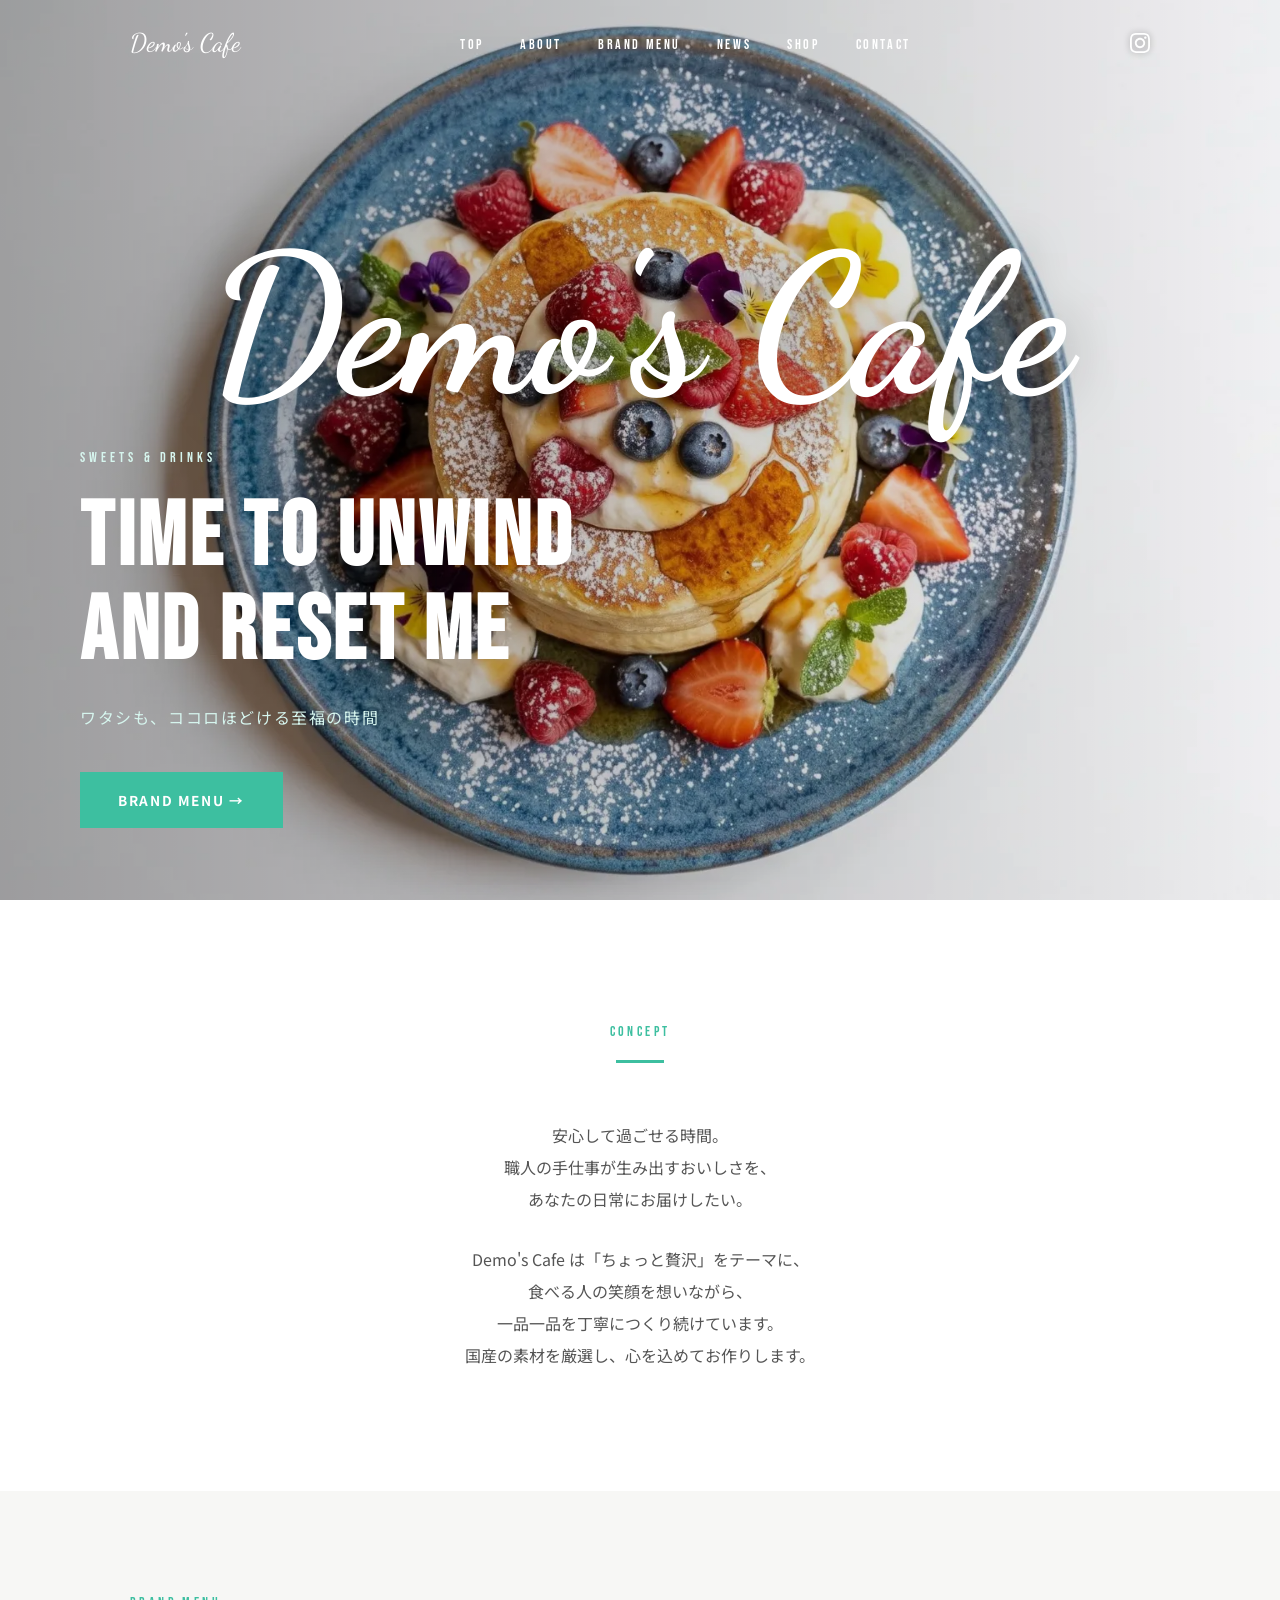
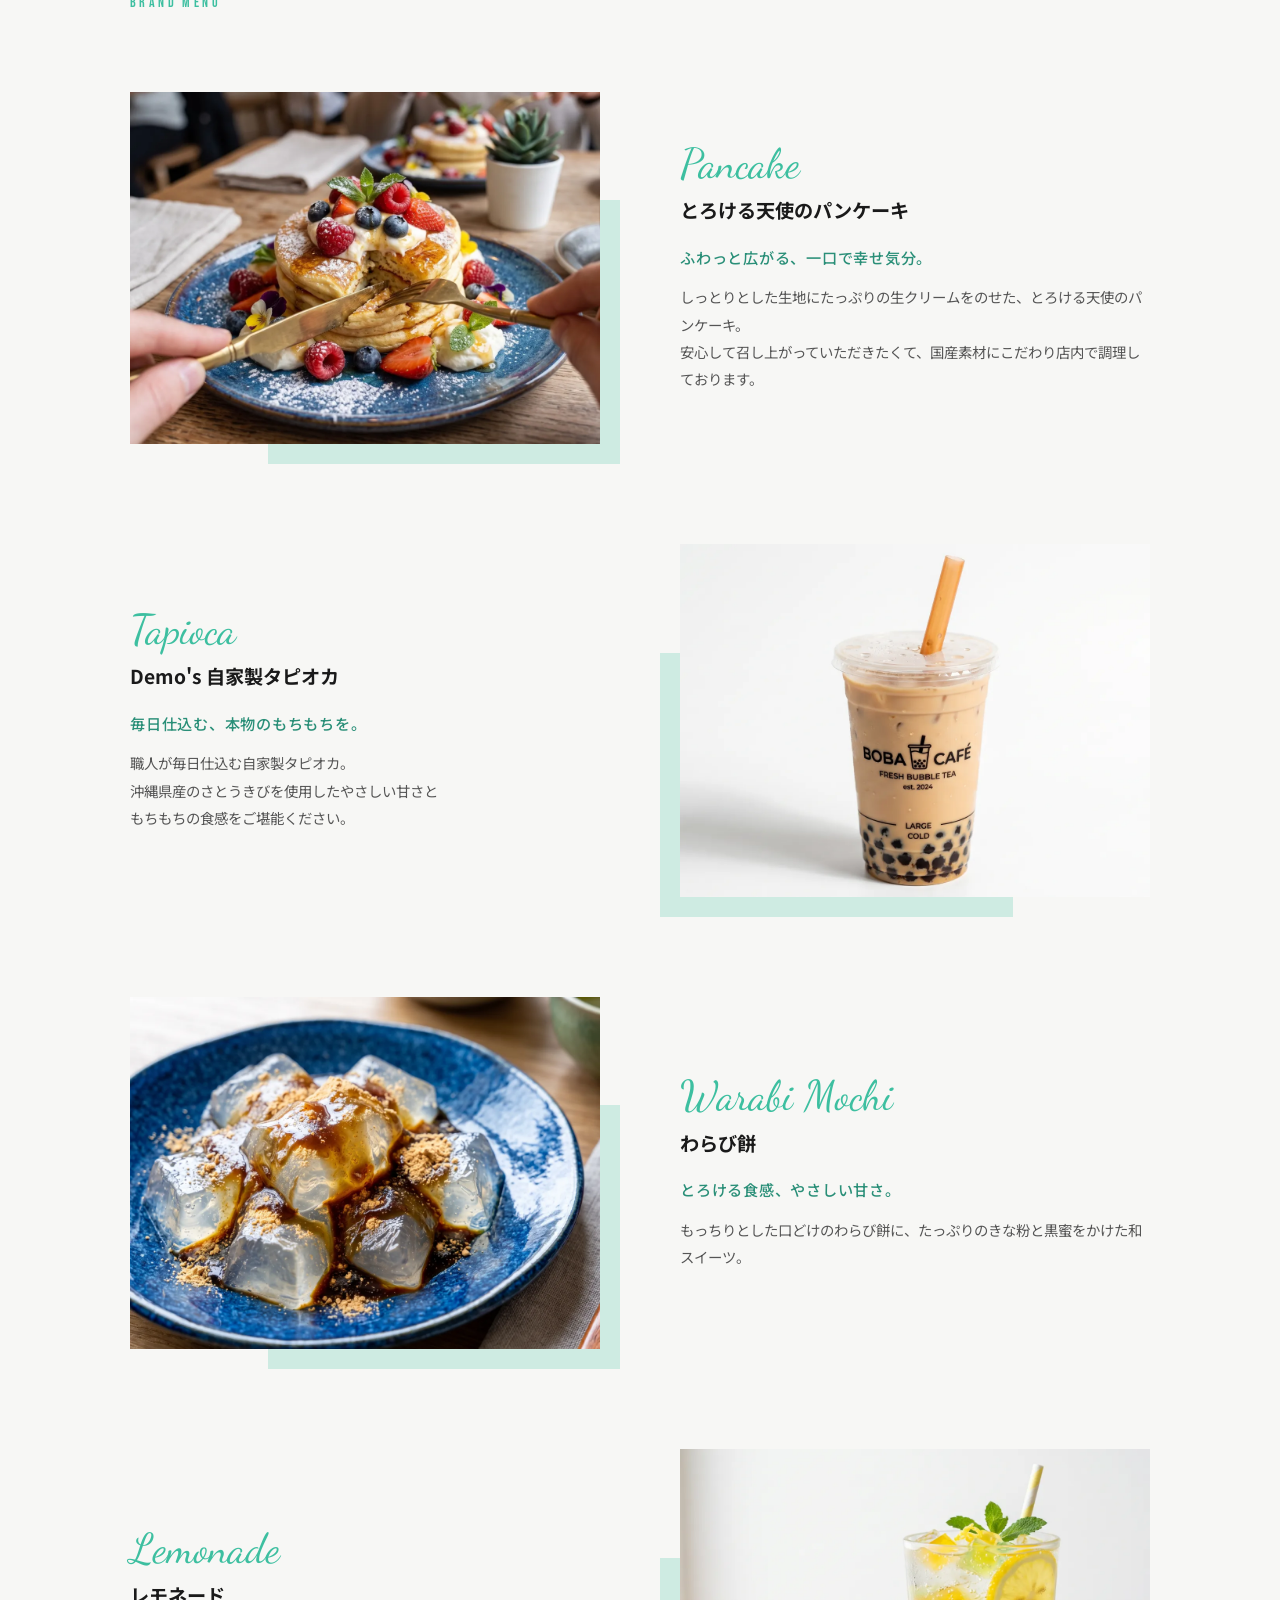
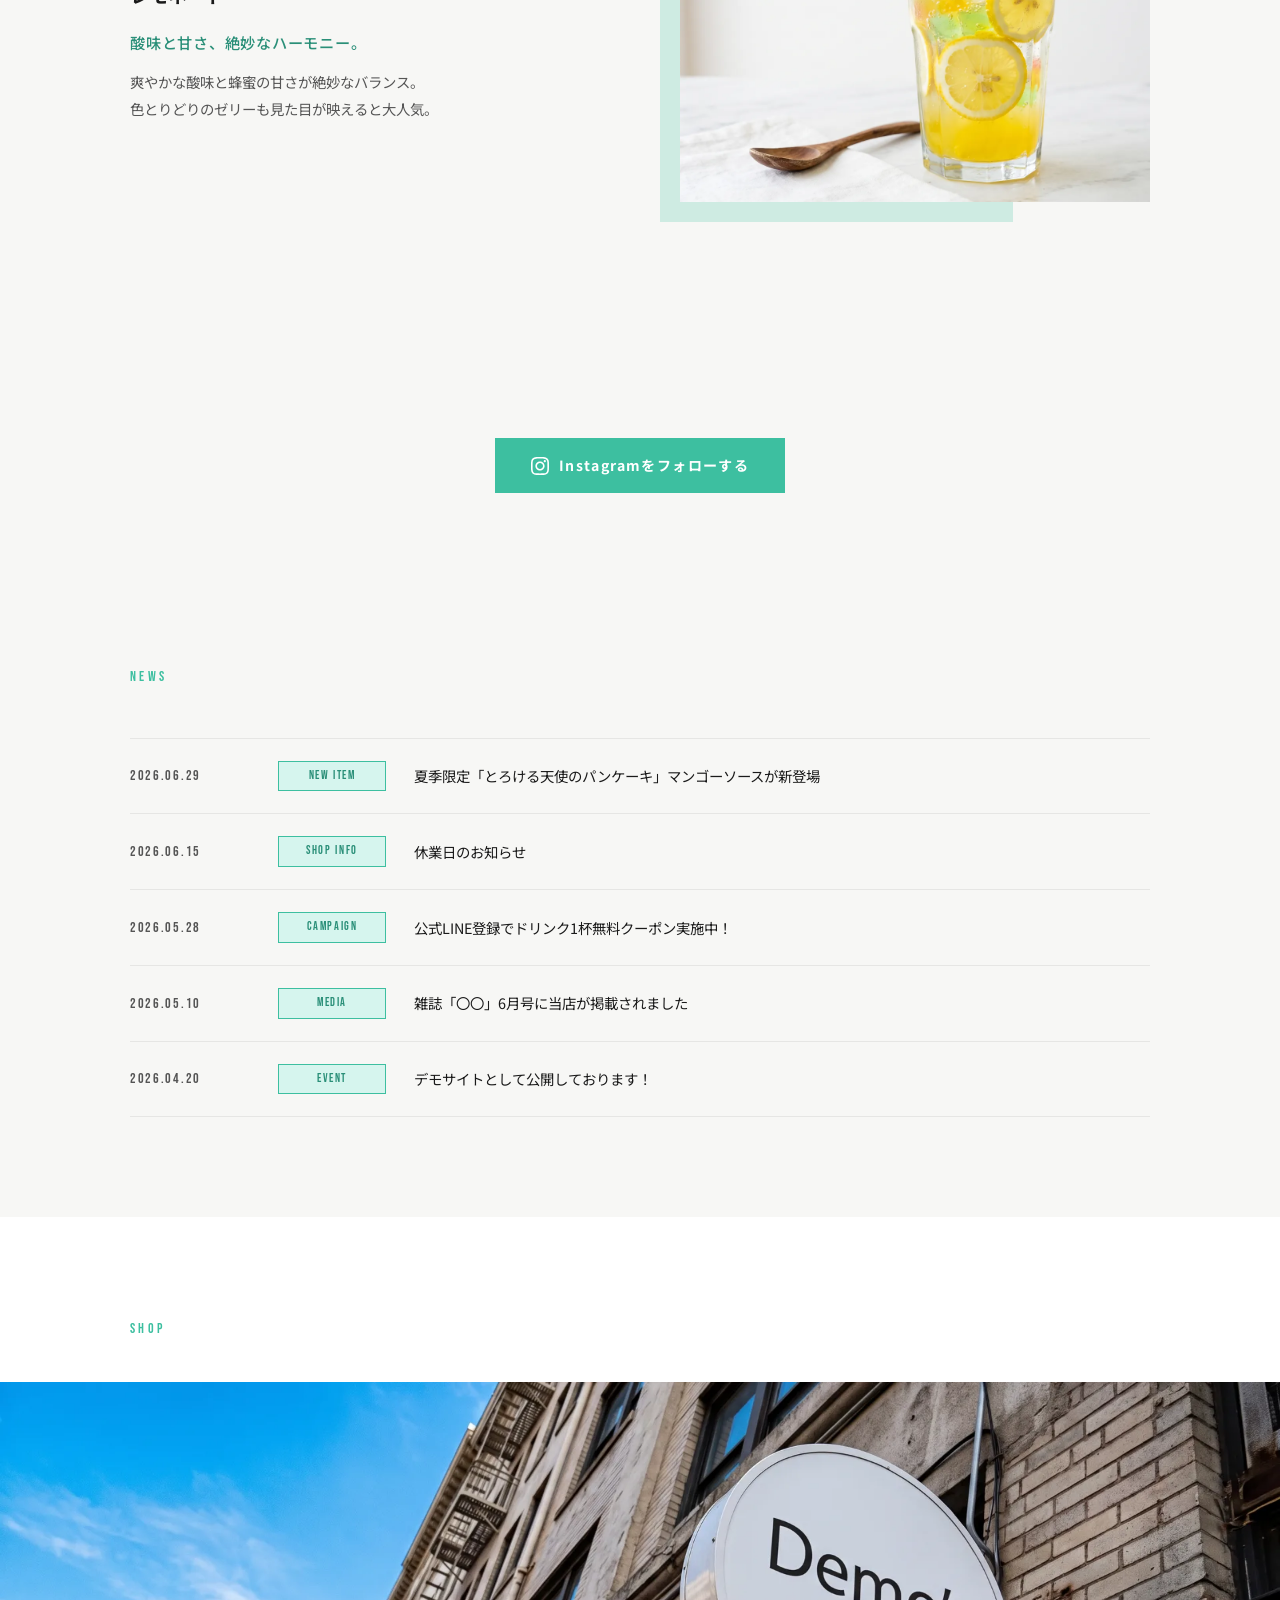
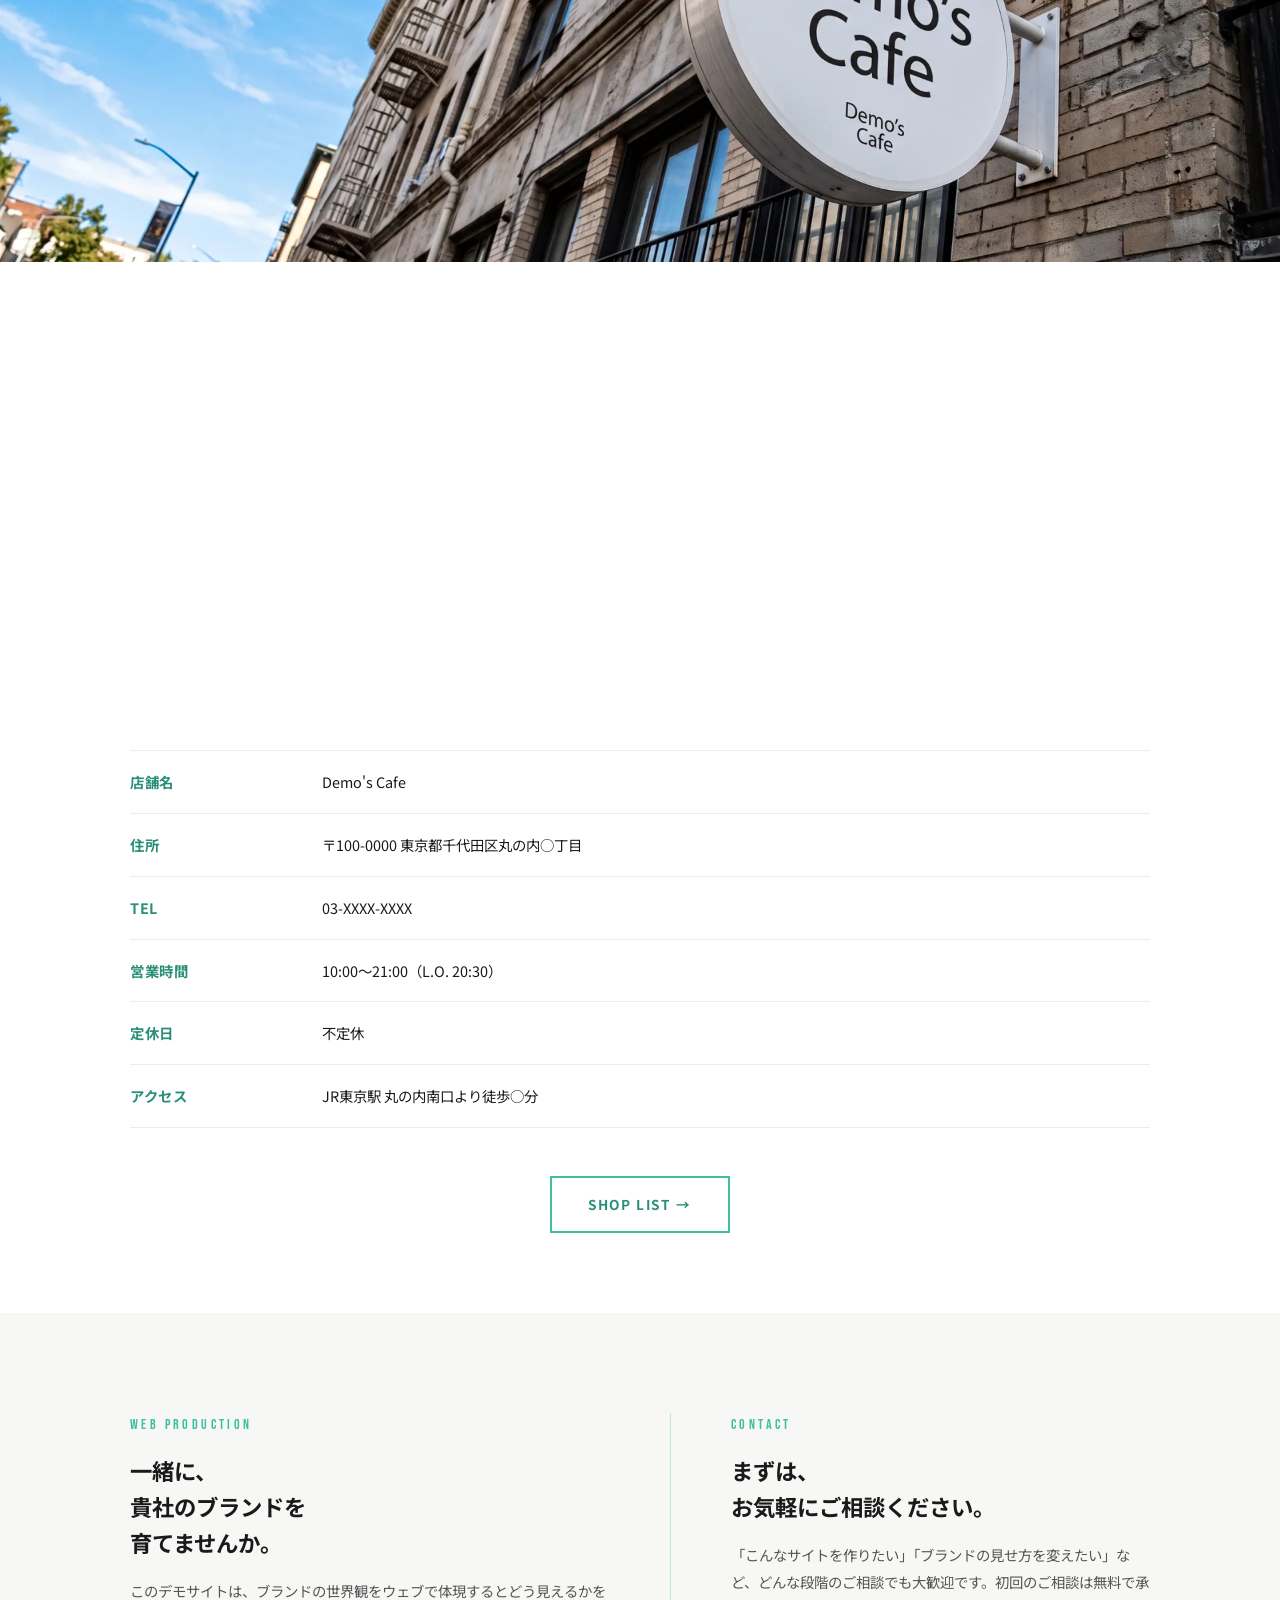
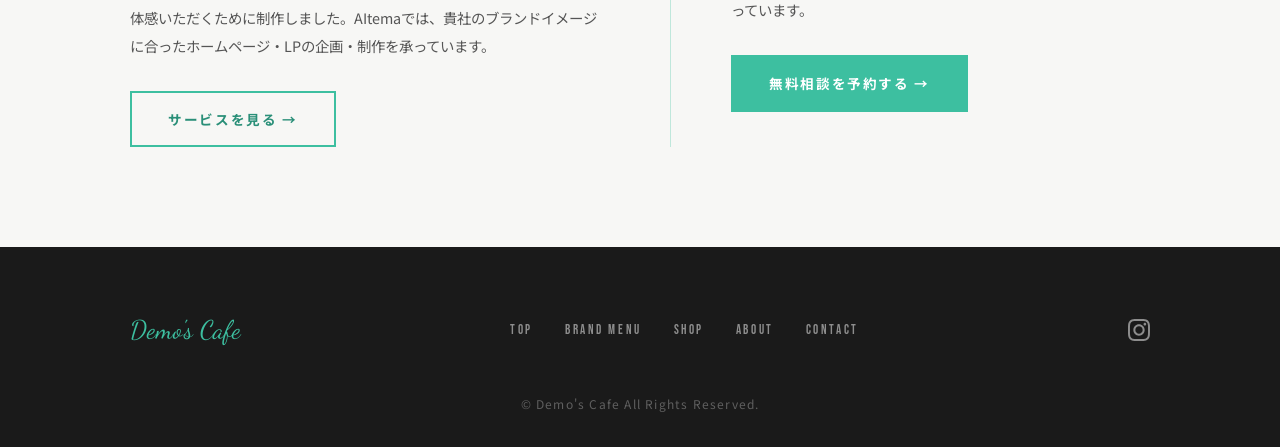
<file: demos-cafe/index.html>
<!DOCTYPE html>
<html lang="ja">
<head>
  <meta charset="UTF-8">
  <meta name="viewport" content="width=device-width, initial-scale=1.0">
  <title>Demo's Cafe | DEMO'S FILL YOUR BODY WITH JOY.</title>
  <meta name="description" content="スイーツ・タピオカドリンク・パンケーキのカフェチェーン。ワタシも、ココロほどける至福の時間">
  <link rel="preconnect" href="https://fonts.googleapis.com">
  <link rel="preconnect" href="https://fonts.gstatic.com" crossorigin>
  <link href="https://fonts.googleapis.com/css2?family=Playfair+Display:wght@700;900&family=Bebas+Neue&family=Dancing+Script:wght@600;700&family=Noto+Sans+JP:wght@400;500;700&display=swap" rel="stylesheet">
  <link rel="stylesheet" href="css/style.css?v=9">
</head>
<body>

  <!-- ===== プリローダー ===== -->
  <div id="preloader">
    <svg class="preloader-svg" viewBox="0 0 900 210" xmlns="http://www.w3.org/2000/svg">
      <text class="preloader-text" x="50%" y="78%" text-anchor="middle"
            font-family="'Dancing Script', cursive" font-size="168" font-weight="700">
        Demo's Cafe
      </text>
    </svg>
  </div>

  <!-- ===== NAVIGATION ===== -->
  <nav class="navbar" id="navbar">
    <div class="nav-container">
      <a href="#" class="nav-logo">Demo's Cafe</a>
      <ul class="nav-links">
        <li class="nav-close-item">
          <button class="nav-close-btn" id="menu-close-btn" aria-label="メニューを閉じる">✕</button>
        </li>
        <li><a href="#" class="nav-link">TOP</a></li>
        <li><a href="#concept" class="nav-link">ABOUT</a></li>
        <li><a href="#product" class="nav-link">BRAND MENU</a></li>
        <li><a href="#news" class="nav-link">NEWS</a></li>
        <li><a href="#shop" class="nav-link">SHOP</a></li>
        <li><a href="#contact" class="nav-link">CONTACT</a></li>
      </ul>
      <div class="nav-right">
        <a href="https://www.instagram.com/" class="nav-instagram" target="_blank" rel="noopener" aria-label="Instagram">
          <svg xmlns="http://www.w3.org/2000/svg" viewBox="0 0 24 24" width="20" height="20"><path d="M12 2.163c3.204 0 3.584.012 4.85.07 3.252.148 4.771 1.691 4.919 4.919.058 1.265.069 1.645.069 4.849 0 3.205-.012 3.584-.069 4.849-.149 3.225-1.664 4.771-4.919 4.919-1.266.058-1.644.07-4.85.07-3.204 0-3.584-.012-4.849-.07-3.26-.149-4.771-1.699-4.919-4.92-.058-1.265-.07-1.644-.07-4.849 0-3.204.013-3.583.07-4.849.149-3.227 1.664-4.771 4.919-4.919 1.266-.057 1.645-.069 4.849-.069zm0-2.163c-3.259 0-3.667.014-4.947.072-4.358.2-6.78 2.618-6.98 6.98-.059 1.281-.073 1.689-.073 4.948 0 3.259.014 3.668.072 4.948.2 4.358 2.618 6.78 6.98 6.98 1.281.058 1.689.072 4.948.072 3.259 0 3.668-.014 4.948-.072 4.354-.2 6.782-2.618 6.979-6.98.059-1.28.073-1.689.073-4.948 0-3.259-.014-3.667-.072-4.947-.196-4.354-2.617-6.78-6.979-6.98-1.281-.059-1.69-.073-4.949-.073zm0 5.838c-3.403 0-6.162 2.759-6.162 6.162s2.759 6.163 6.162 6.163 6.162-2.759 6.162-6.163c0-3.403-2.759-6.162-6.162-6.162zm0 10.162c-2.209 0-4-1.79-4-4 0-2.209 1.791-4 4-4s4 1.791 4 4c0 2.21-1.791 4-4 4zm6.406-11.845c-.796 0-1.441.645-1.441 1.44s.645 1.44 1.441 1.44c.795 0 1.439-.645 1.439-1.44s-.644-1.44-1.439-1.44z"/></svg>
        </a>
        <button class="hamburger" id="hamburger-btn" aria-label="メニューを開く">
          <span></span><span></span><span></span>
        </button>
      </div>
    </div>
  </nav>

  <!-- ===== HERO ===== -->
  <section class="hero" id="hero">
    <div class="hero-overlay"></div>
    <div class="hero-logo-center">
      <svg class="hero-logo-svg" viewBox="0 0 900 210" xmlns="http://www.w3.org/2000/svg">
        <text class="hero-logo-text" x="50%" y="78%" text-anchor="middle"
              font-family="'Dancing Script', cursive" font-size="168" font-weight="700">
          Demo's Cafe
        </text>
      </svg>
    </div>
    <div class="hero-content">
      <p class="hero-eyebrow">SWEETS &amp; DRINKS</p>
      <h1 class="hero-title">TIME TO UNWIND<br>AND RESET ME</h1>
      <p class="hero-sub">ワタシも、ココロほどける至福の時間</p>
      <a href="#product" class="btn btn-primary">BRAND MENU →</a>
    </div>
  </section>

  <!-- ===== CONCEPT ===== -->
  <section class="concept" id="concept">
    <div class="container">
      <p class="section-label">CONCEPT</p>
      <div class="concept-accent-line"></div>
      <div class="concept-body">
        <p>
          安心して過ごせる時間。<br>
          職人の手仕事が生み出すおいしさを、<br>
          あなたの日常にお届けしたい。
        </p>
        <p>
          Demo's Cafe は「ちょっと贅沢」をテーマに、<br>
          食べる人の笑顔を想いながら、<br>
          一品一品を丁寧につくり続けています。<br>
          国産の素材を厳選し、心を込めてお作りします。
        </p>
      </div>
    </div>
  </section>

  <!-- ===== PRODUCT ===== -->
  <section class="products" id="product">
    <div class="section-header container">
      <p class="section-label">BRAND MENU</p>
    </div>

    <!-- Pancake -->
    <div class="product-block product-block--left fade-in">
      <div class="product-image-wrap">
        <img src="assets/images/cafe-pancake.webp" alt="とろける天使のパンケーキ" class="product-image">
        <div class="product-accent-rect"></div>
      </div>
      <div class="product-body">
        <p class="product-name-en">Pancake</p>
        <h3 class="product-name-ja">とろける天使のパンケーキ</h3>
        <p class="product-copy">ふわっと広がる、一口で幸せ気分。</p>
        <p class="product-desc">しっとりとした生地にたっぷりの生クリームをのせた、とろける天使のパンケーキ。<br>安心して召し上がっていただきたくて、国産素材にこだわり店内で調理しております。</p>
      </div>
    </div>

    <!-- Tapioca -->
    <div class="product-block product-block--right fade-in">
      <div class="product-image-wrap">
        <img src="assets/images/cafe-tapioca.webp" alt="Demo's 自家製タピオカ" class="product-image">
        <div class="product-accent-rect"></div>
      </div>
      <div class="product-body">
        <p class="product-name-en">Tapioca</p>
        <h3 class="product-name-ja">Demo's 自家製タピオカ</h3>
        <p class="product-copy">毎日仕込む、本物のもちもちを。</p>
        <p class="product-desc">職人が毎日仕込む自家製タピオカ。<br>
          沖縄県産のさとうきびを使用したやさしい甘さと<br>
          もちもちの食感をご堪能ください。</p>
      </div>
    </div>

    <!-- わらび餅 -->
    <div class="product-block product-block--left fade-in">
      <div class="product-image-wrap">
        <img src="assets/images/cafe-warabi.webp" alt="わらび餅" class="product-image">
        <div class="product-accent-rect"></div>
      </div>
      <div class="product-body">
        <p class="product-name-en">Warabi Mochi</p>
        <h3 class="product-name-ja">わらび餅</h3>
        <p class="product-copy">とろける食感、やさしい甘さ。</p>
        <p class="product-desc">もっちりとした口どけのわらび餅に、たっぷりのきな粉と黒蜜をかけた和スイーツ。</p>
      </div>
    </div>

    <!-- レモネード -->
    <div class="product-block product-block--right fade-in">
      <div class="product-image-wrap">
        <img src="assets/images/cafe-lemonade.webp" alt="レモネード" class="product-image">
        <div class="product-accent-rect"></div>
      </div>
      <div class="product-body">
        <p class="product-name-en">Lemonade</p>
        <h3 class="product-name-ja">レモネード</h3>
        <p class="product-copy">酸味と甘さ、絶妙なハーモニー。</p>
        <p class="product-desc">爽やかな酸味と蜂蜜の甘さが絶妙なバランス。<br>
          色とりどりのゼリーも見た目が映えると大人気。</p>
      </div>
    </div>
  </section>

  <!-- Instagram CTA -->
  <div class="instagram-cta fade-in">
    <a href="https://www.instagram.com/" class="btn btn-instagram" target="_blank" rel="noopener">
      <svg class="instagram-icon" xmlns="http://www.w3.org/2000/svg" viewBox="0 0 24 24" fill="currentColor" width="18" height="18">
        <path d="M12 2.163c3.204 0 3.584.012 4.85.07 3.252.148 4.771 1.691 4.919 4.919.058 1.265.069 1.645.069 4.849 0 3.205-.012 3.584-.069 4.849-.149 3.225-1.664 4.771-4.919 4.919-1.266.058-1.644.07-4.85.07-3.204 0-3.584-.012-4.849-.07-3.26-.149-4.771-1.699-4.919-4.92-.058-1.265-.07-1.644-.07-4.849 0-3.204.013-3.583.07-4.849.149-3.227 1.664-4.771 4.919-4.919 1.266-.057 1.645-.069 4.849-.069zm0-2.163c-3.259 0-3.667.014-4.947.072-4.358.2-6.78 2.618-6.98 6.98-.059 1.281-.073 1.689-.073 4.948 0 3.259.014 3.668.072 4.948.2 4.358 2.618 6.78 6.98 6.98 1.281.058 1.689.072 4.948.072 3.259 0 3.668-.014 4.948-.072 4.354-.2 6.782-2.618 6.979-6.98.059-1.28.073-1.689.073-4.948 0-3.259-.014-3.667-.072-4.947-.196-4.354-2.617-6.78-6.979-6.98-1.281-.059-1.69-.073-4.949-.073zm0 5.838c-3.403 0-6.162 2.759-6.162 6.162s2.759 6.163 6.162 6.163 6.162-2.759 6.162-6.163c0-3.403-2.759-6.162-6.162-6.162zm0 10.162c-2.209 0-4-1.79-4-4 0-2.209 1.791-4 4-4s4 1.791 4 4c0 2.21-1.791 4-4 4zm6.406-11.845c-.796 0-1.441.645-1.441 1.44s.645 1.44 1.441 1.44c.795 0 1.439-.645 1.439-1.44s-.644-1.44-1.439-1.44z"/>
      </svg>
      Instagramをフォローする
    </a>
  </div>

  <!-- ===== NEWS ===== -->
  <section class="news" id="news">
    <div class="container">
      <p class="section-label">NEWS</p>
      <ul class="news-list">
        <li class="news-item fade-in">
          <time class="news-date">2026.06.29</time>
          <span class="news-tag">NEW ITEM</span>
          <p class="news-title">夏季限定「とろける天使のパンケーキ」マンゴーソースが新登場</p>
        </li>
        <li class="news-item fade-in">
          <time class="news-date">2026.06.15</time>
          <span class="news-tag">SHOP INFO</span>
          <p class="news-title">休業日のお知らせ</p>
        </li>
        <li class="news-item fade-in">
          <time class="news-date">2026.05.28</time>
          <span class="news-tag">CAMPAIGN</span>
          <p class="news-title">公式LINE登録でドリンク1杯無料クーポン実施中！</p>
        </li>
        <li class="news-item fade-in">
          <time class="news-date">2026.05.10</time>
          <span class="news-tag">MEDIA</span>
          <p class="news-title">雑誌「〇〇」6月号に当店が掲載されました</p>
        </li>
        <li class="news-item fade-in">
          <time class="news-date">2026.04.20</time>
          <span class="news-tag">EVENT</span>
          <p class="news-title">デモサイトとして公開しております！</p>
        </li>
      </ul>
    </div>
  </section>

  <!-- ===== SHOP ===== -->
  <section class="shop" id="shop">
    <div class="container">
      <p class="section-label">SHOP</p>
    </div>
    <div class="shop-image fade-in">
      <img src="assets/images/cafe-shop.webp" alt="Demo's Cafe 店舗" class="shop-img">
    </div>
    <div class="shop-map fade-in">
      <iframe
        src="https://www.google.com/maps/embed?pb=!1m18!1m12!1m3!1d3240.827957031696!2d139.76454315!3d35.68124052!2m3!1f0!2f0!3f0!3m2!1i1024!2i768!4f13.1!3m3!1m2!1s0x60188bfbd89f700b%3A0x277c49ba34ed38!2z5p2x5Lqs6aeF!5e0!3m2!1sja!2sjp!4v1751000000000!5m2!1sja!2sjp"
        width="100%"
        height="400"
        style="border:0;"
        allowfullscreen=""
        loading="lazy"
        referrerpolicy="no-referrer-when-downgrade"
        title="Demo's Cafe 店舗MAP（東京駅）">
      </iframe>
    </div>
    <div class="container shop-info fade-in">
      <table class="shop-table">
        <tbody>
          <tr>
            <th>店舗名</th>
            <td>Demo's Cafe</td>
          </tr>
          <tr>
            <th>住所</th>
            <td>〒100-0000 東京都千代田区丸の内○丁目</td>
          </tr>
          <tr>
            <th>TEL</th>
            <td>03-XXXX-XXXX</td>
          </tr>
          <tr>
            <th>営業時間</th>
            <td>10:00〜21:00（L.O. 20:30）</td>
          </tr>
          <tr>
            <th>定休日</th>
            <td>不定休</td>
          </tr>
          <tr>
            <th>アクセス</th>
            <td>JR東京駅 丸の内南口より徒歩○分</td>
          </tr>
        </tbody>
      </table>
    </div>
    <div class="container shop-cta fade-in">
      <a href="#" class="btn btn-outline">SHOP LIST →</a>
    </div>
  </section>

  <!-- ===== WEB PRODUCTION PR / CONTACT ===== -->
  <section class="fc-contact" id="fc">
    <div class="container">
      <div class="fc-contact-grid">
        <div class="fc-block fade-in">
          <p class="section-label">WEB PRODUCTION</p>
          <h3 class="fc-title">一緒に、<br>貴社のブランドを<br>育てませんか。</h3>
          <p class="fc-desc">このデモサイトは、ブランドの世界観をウェブで体現するとどう見えるかを体感いただくために制作しました。AItemaでは、貴社のブランドイメージに合ったホームページ・LPの企画・制作を承っています。</p>
          <a href="../#services" class="btn btn-outline" target="_blank" rel="noopener">サービスを見る →</a>
        </div>
        <div class="contact-block fade-in" id="contact">
          <p class="section-label">CONTACT</p>
          <h3 class="contact-title">まずは、<br>お気軽にご相談ください。</h3>
          <p class="contact-desc">「こんなサイトを作りたい」「ブランドの見せ方を変えたい」など、どんな段階のご相談でも大歓迎です。初回のご相談は無料で承っています。</p>
          <a href="../#cta-final" class="btn btn-primary" target="_blank" rel="noopener">無料相談を予約する →</a>
        </div>
      </div>
    </div>
  </section>

  <!-- ===== FOOTER ===== -->
  <footer class="footer">
    <div class="container">
      <div class="footer-inner">
        <p class="footer-logo">Demo's Cafe</p>
        <nav class="footer-nav">
          <a href="#">TOP</a>
          <a href="#product">BRAND MENU</a>
          <a href="#shop">SHOP</a>
          <a href="#concept">ABOUT</a>
          <a href="#contact">CONTACT</a>
        </nav>
        <a href="https://www.instagram.com/" class="footer-instagram" target="_blank" rel="noopener" aria-label="Instagram">
          <svg xmlns="http://www.w3.org/2000/svg" viewBox="0 0 24 24" fill="currentColor" width="22" height="22"><path d="M12 2.163c3.204 0 3.584.012 4.85.07 3.252.148 4.771 1.691 4.919 4.919.058 1.265.069 1.645.069 4.849 0 3.205-.012 3.584-.069 4.849-.149 3.225-1.664 4.771-4.919 4.919-1.266.058-1.644.07-4.85.07-3.204 0-3.584-.012-4.849-.07-3.26-.149-4.771-1.699-4.919-4.92-.058-1.265-.07-1.644-.07-4.849 0-3.204.013-3.583.07-4.849.149-3.227 1.664-4.771 4.919-4.919 1.266-.057 1.645-.069 4.849-.069zm0-2.163c-3.259 0-3.667.014-4.947.072-4.358.2-6.78 2.618-6.98 6.98-.059 1.281-.073 1.689-.073 4.948 0 3.259.014 3.668.072 4.948.2 4.358 2.618 6.78 6.98 6.98 1.281.058 1.689.072 4.948.072 3.259 0 3.668-.014 4.948-.072 4.354-.2 6.782-2.618 6.979-6.98.059-1.28.073-1.689.073-4.948 0-3.259-.014-3.667-.072-4.947-.196-4.354-2.617-6.78-6.979-6.98-1.281-.059-1.69-.073-4.949-.073zm0 5.838c-3.403 0-6.162 2.759-6.162 6.162s2.759 6.163 6.162 6.163 6.162-2.759 6.162-6.163c0-3.403-2.759-6.162-6.162-6.162zm0 10.162c-2.209 0-4-1.79-4-4 0-2.209 1.791-4 4-4s4 1.791 4 4c0 2.21-1.791 4-4 4zm6.406-11.845c-.796 0-1.441.645-1.441 1.44s.645 1.44 1.441 1.44c.795 0 1.439-.645 1.439-1.44s-.644-1.44-1.439-1.44z"/></svg>
        </a>
      </div>
      <p class="footer-copy">&copy; Demo's Cafe All Rights Reserved.</p>
    </div>
  </footer>

  <script src="js/main.js"></script>
</body>
</html>
</file>
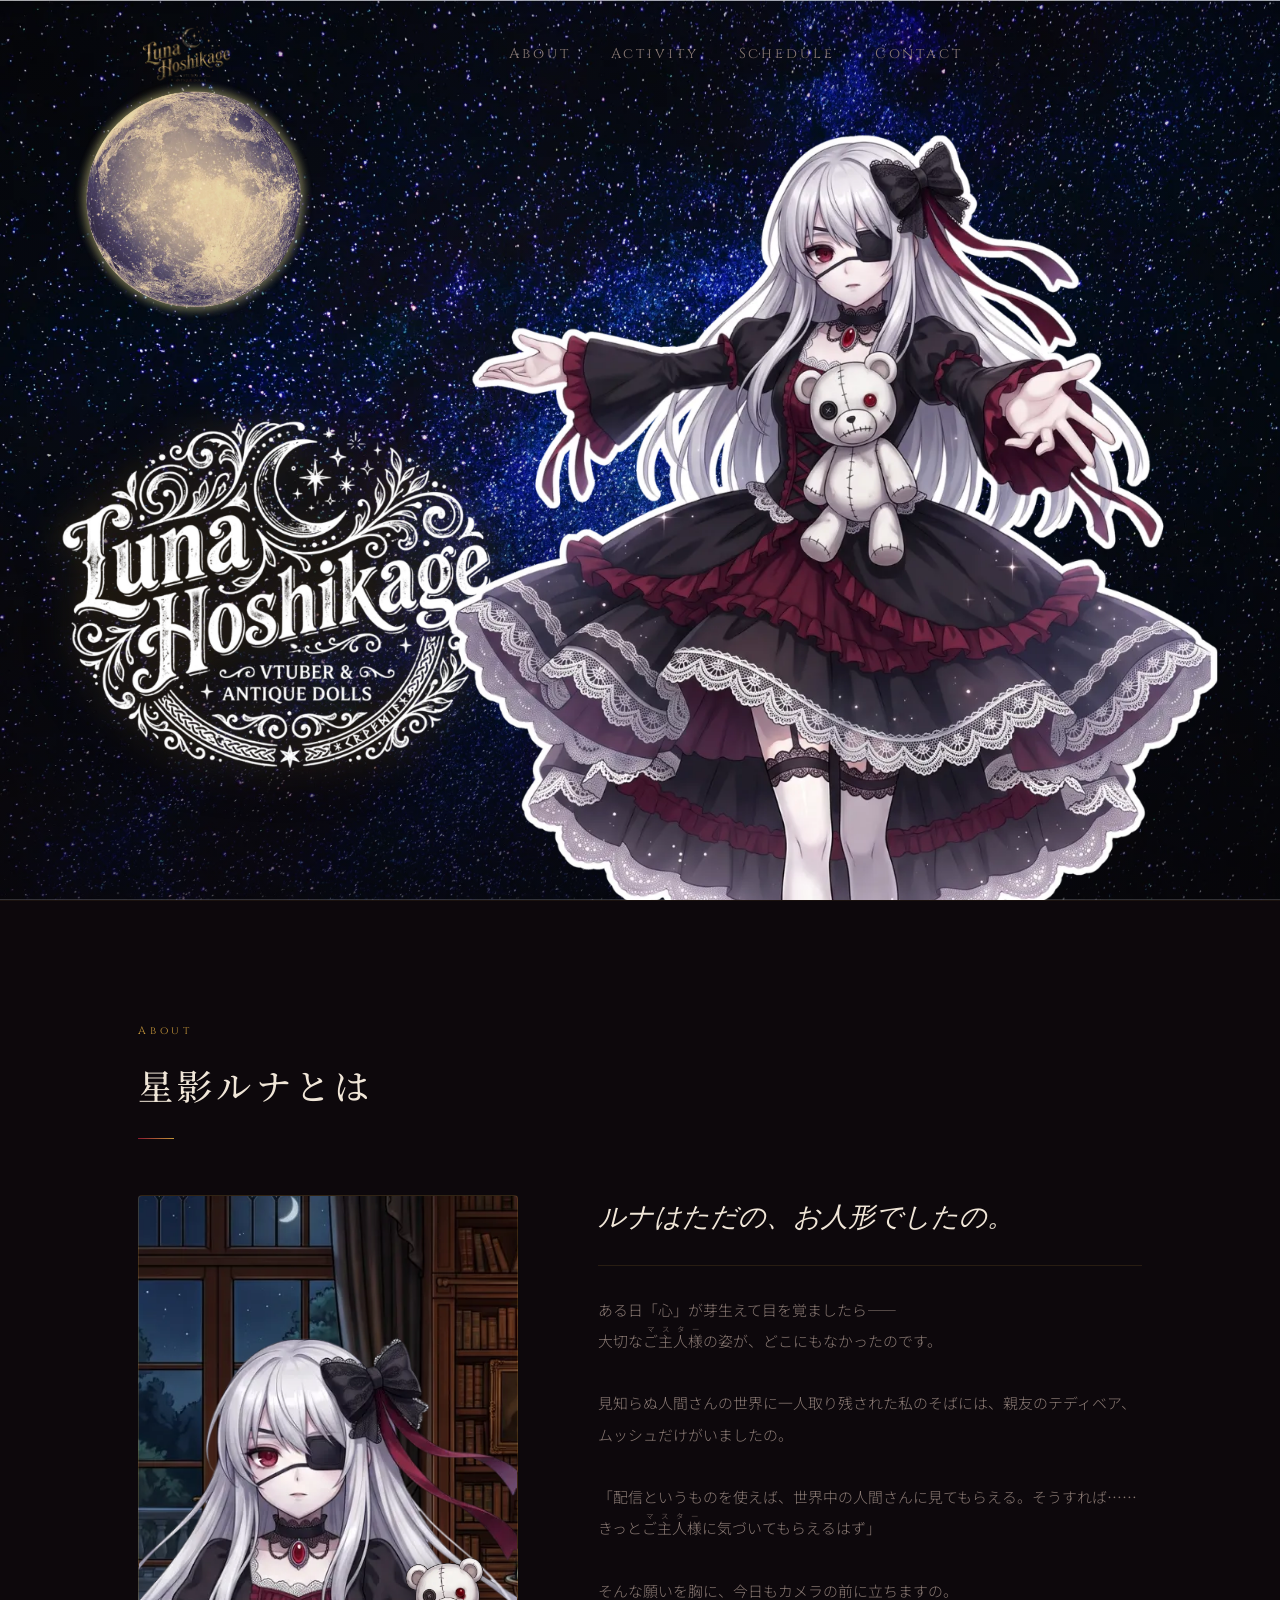
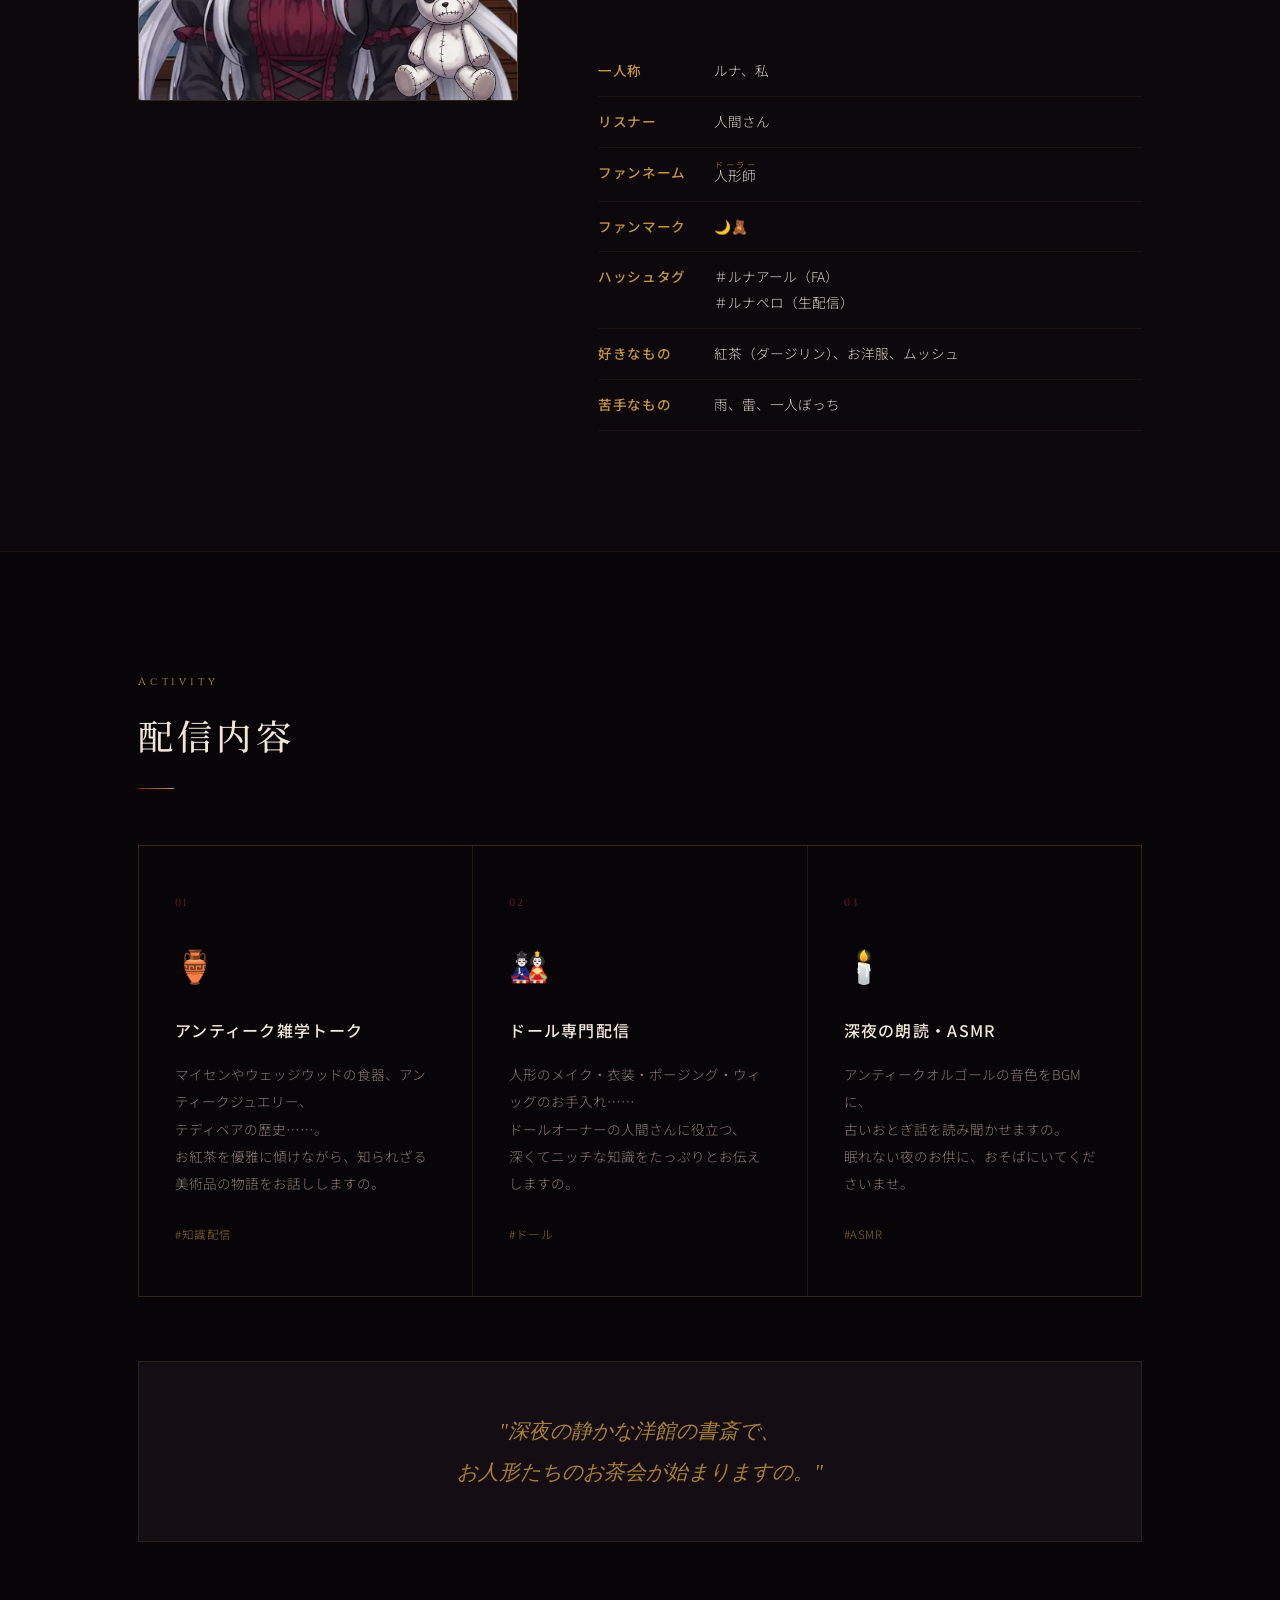
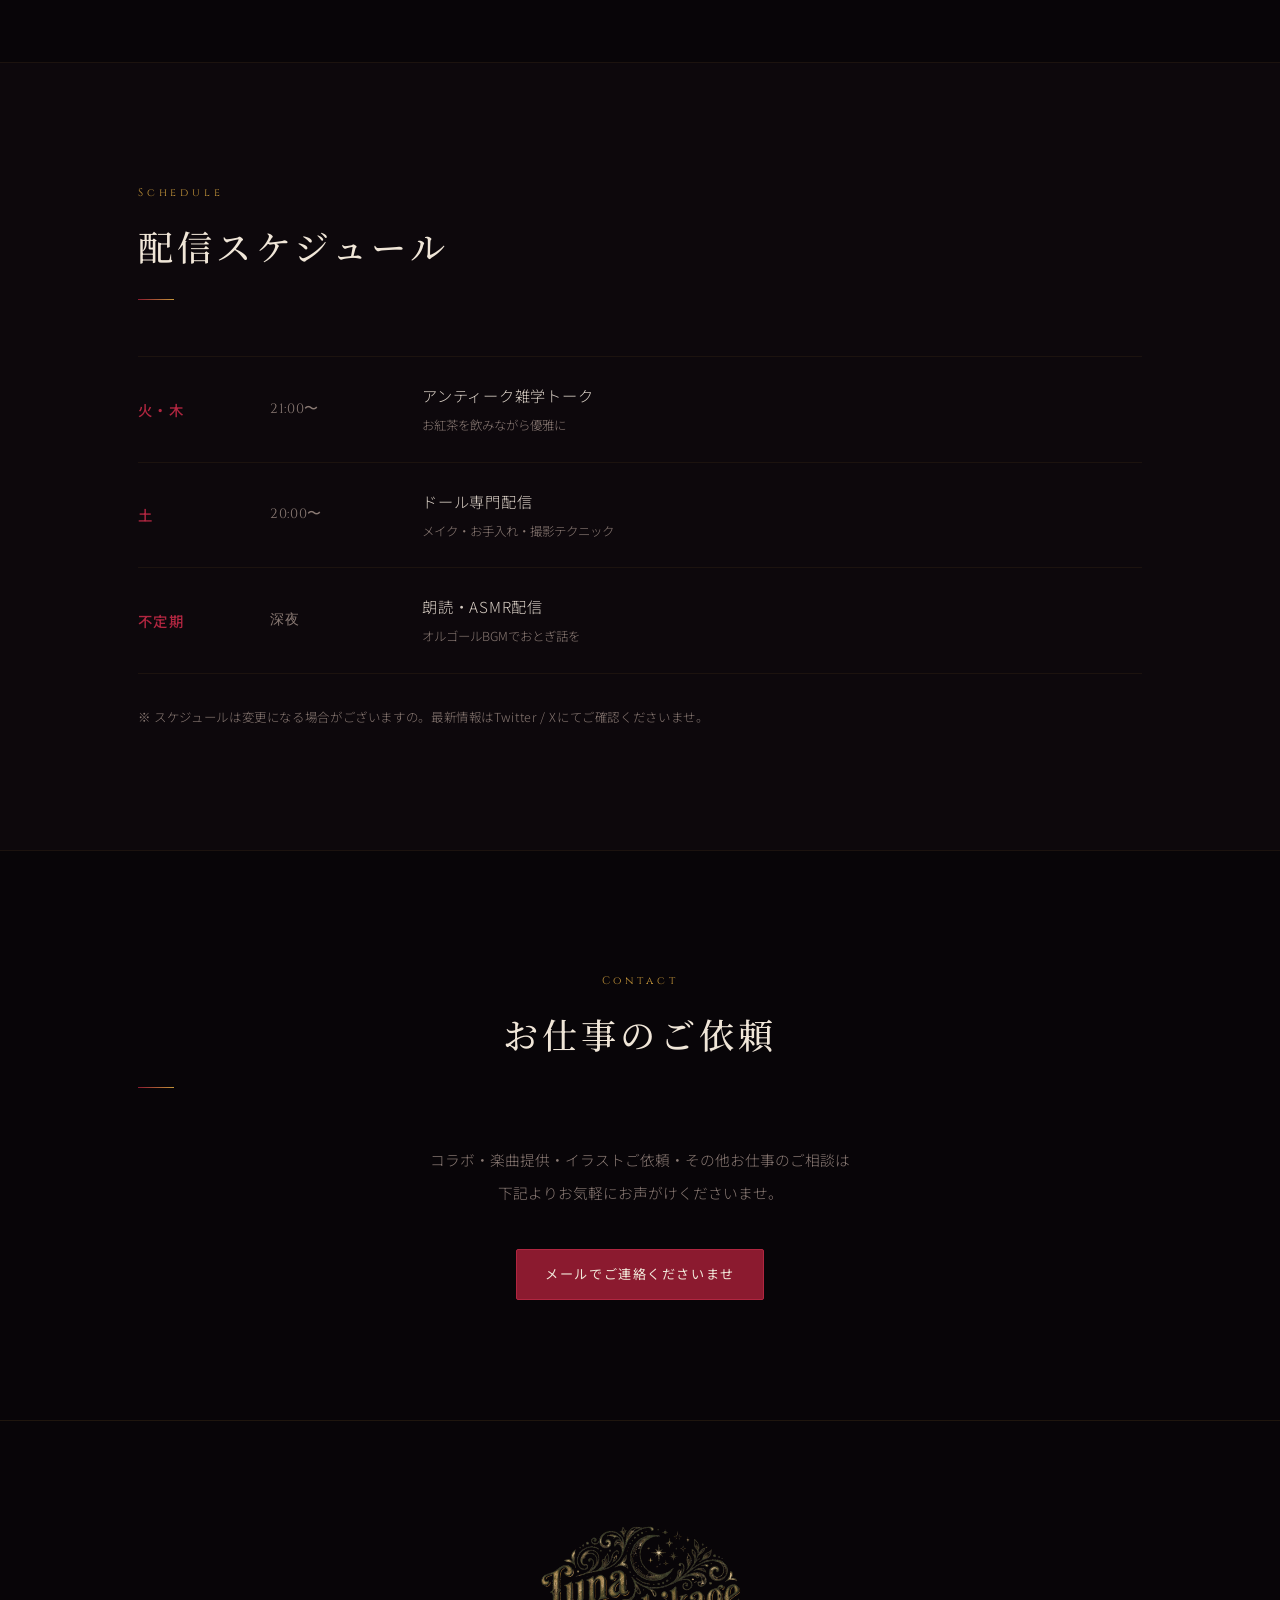
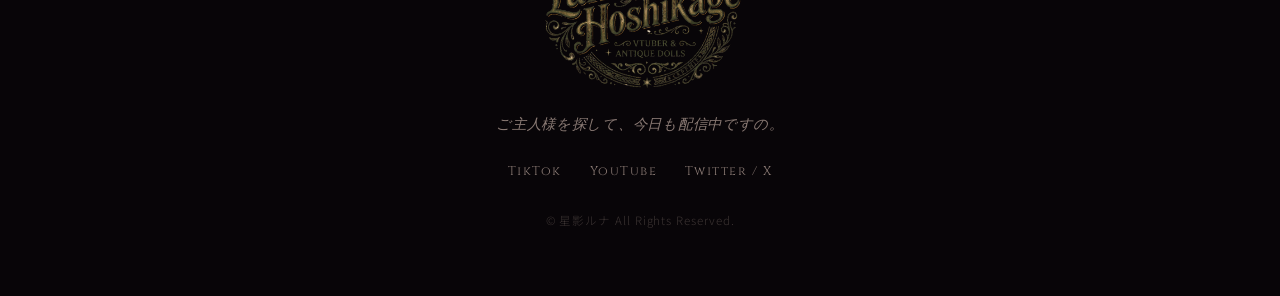
<file: vtuber-luna/index.html>
<!DOCTYPE html>
<html lang="ja">
<head>
  <meta charset="UTF-8">
  <meta name="viewport" content="width=device-width, initial-scale=1.0">
  <title>星影ルナ — VTuber Official Site</title>
  <meta name="description" content="Vtuber星影ルナの公式サイト。アンティーク雑学・ドール専門配信・深夜ASMR。">
  <link rel="preconnect" href="https://fonts.googleapis.com">
  <link rel="preconnect" href="https://fonts.gstatic.com" crossorigin>
  <link href="https://fonts.googleapis.com/css2?family=Noto+Sans+JP:wght@300;400;500;700&family=Noto+Serif+JP:wght@300;400;500;700&family=Cinzel:wght@400;600;700&family=Cormorant+Garamond:ital,wght@0,300;0,400;0,600;1,300;1,400&family=IM+Fell+English:ital@0;1&display=swap" rel="stylesheet">
  <link rel="stylesheet" href="css/style.css">
</head>
<body>

  <!-- ===== LOADING SCREEN ===== -->
  <div id="loading-screen">
    <div class="loader-inner">
      <img src="assets/images/loading.webp" alt="ローディング画面" class="loader-img">
      <div class="loader-text">
        <span>N</span><span>o</span><span>w</span><span class="loader-space"> </span><span>L</span><span>o</span><span>a</span><span>d</span><span>i</span><span>n</span><span>g</span><span>.</span><span>.</span><span>.</span>
      </div>
      <div class="loader-bar-wrap">
        <div class="loader-bar" id="loader-bar"></div>
      </div>
    </div>
  </div>

  <!-- ===== NAVIGATION ===== -->
  <nav class="navbar" id="navbar">
    <div class="nav-inner">
      <a href="#" class="nav-logo">
        <img src="assets/images/header-logo.svg" alt="星影ルナ" class="nav-logo-img">
      </a>
      <div class="nav-links">
        <a href="#about" class="nav-link">About</a>
        <a href="#activity" class="nav-link">Activity</a>
        <a href="#schedule" class="nav-link">Schedule</a>
        <a href="#contact" class="nav-link">Contact</a>
      </div>
      <div class="nav-right">
        <a href="#contact" class="nav-contact-btn" aria-label="Contact">
          <svg xmlns="http://www.w3.org/2000/svg" viewBox="0 0 24 24" fill="none" stroke="currentColor" stroke-width="1.5" stroke-linecap="round" stroke-linejoin="round" width="18" height="18"><rect x="2" y="4" width="20" height="16" rx="2"/><polyline points="2,4 12,13 22,4"/></svg>
        </a>
        <button class="hamburger" id="hamburger-btn" aria-label="メニューを開く">
          <span></span><span></span><span></span>
        </button>
      </div>
    </div>

    <div class="nav-mobile" id="nav-mobile">
      <button class="mobile-close" id="mobile-close-btn" aria-label="閉じる">✕</button>
      <a href="#about" class="mobile-link">About</a>
      <a href="#activity" class="mobile-link">Activity</a>
      <a href="#schedule" class="mobile-link">Schedule</a>
      <a href="#contact" class="mobile-link">Contact</a>
    </div>
  </nav>

  <!-- ===== HERO ===== -->
  <section class="hero" id="hero">
    <!-- 背景：星空 -->
    <div class="hero-bg">
      <img src="assets/images/hero-back.webp" alt="星空" class="hero-bg-img">
      <div class="hero-bg-overlay"></div>
    </div>
    <!-- 月 -->
    <img src="assets/images/moon.webp" alt="月" class="hero-moon">
    <!-- メインロゴ -->
    <img src="assets/images/main-logo.webp" alt="星影ルナのメインロゴ" class="hero-main-logo">
    <!-- キャラクター -->
    <img src="assets/images/Luna-top.webp" alt="星影ルナ" class="hero-chara">
  </section>

  <!-- ===== ABOUT ===== -->
  <section class="about" id="about">
    <div class="container">
      <p class="section-label fade-in">About</p>
      <h2 class="section-title fade-in">星影ルナとは</h2>
      <div class="about-grid">
        <div class="about-image fade-in">
          <div class="about-image-frame">
            <div class="about-chara-wrap">
              <img src="assets/images/Luna.webp" alt="星影ルナ" class="about-chara-img">
              <img src="assets/images/Monsieur.webp" alt="ムッシュ" class="about-mushu-img">
            </div>
          </div>
        </div>
        <div class="about-text fade-in">
          <p class="about-catch">ルナはただの、お人形でしたの。</p>
          <p class="about-desc">
            ある日「心」が芽生えて目を覚ましたら——<br>
            大切な<ruby>ご主人様<rt>マスター</rt></ruby>の姿が、どこにもなかったのです。<br><br>
            見知らぬ人間さんの世界に一人取り残された私のそばには、親友のテディベア、ムッシュだけがいましたの。<br><br>
            「配信というものを使えば、世界中の人間さんに見てもらえる。そうすれば……きっと<ruby>ご主人様<rt>マスター</rt></ruby>に気づいてもらえるはず」<br><br>
            そんな願いを胸に、今日もカメラの前に立ちますの。
          </p>
          <div class="about-profile">
            <div class="profile-row">
              <span class="profile-label">一人称</span>
              <span class="profile-value">ルナ、私</span>
            </div>
            <div class="profile-row">
              <span class="profile-label">リスナー</span>
              <span class="profile-value">人間さん</span>
            </div>
            <div class="profile-row">
              <span class="profile-label">ファンネーム</span>
              <span class="profile-value"><ruby>人形師<rt>ドーラー</rt></ruby></span>
            </div>
            <div class="profile-row">
              <span class="profile-label">ファンマーク</span>
              <span class="profile-value">🌙🧸</span>
            </div>
            <div class="profile-row">
              <span class="profile-label">ハッシュタグ</span>
              <span class="profile-value">＃ルナアール（FA）<br>＃ルナペロ（生配信）</span>
            </div>
            <div class="profile-row">
              <span class="profile-label">好きなもの</span>
              <span class="profile-value">紅茶（ダージリン）、お洋服、ムッシュ</span>
            </div>
            <div class="profile-row">
              <span class="profile-label">苦手なもの</span>
              <span class="profile-value">雨、雷、一人ぼっち</span>
            </div>
          </div>
        </div>
      </div>
    </div>
  </section>

  <!-- ===== ACTIVITY ===== -->
  <section class="activity" id="activity">
    <div class="container">
      <p class="section-label fade-in">Activity</p>
      <h2 class="section-title fade-in">配信内容</h2>
      <div class="activity-grid">

        <div class="activity-card fade-in">
          <div class="activity-num">01</div>
          <div class="activity-icon">🏺</div>
          <h3>アンティーク雑学トーク</h3>
          <p>
            マイセンやウェッジウッドの食器、アンティークジュエリー、<br>
            テディベアの歴史……。<br>
            お紅茶を優雅に傾けながら、知られざる美術品の物語をお話ししますの。
          </p>
          <span class="activity-tag">#知識配信</span>
        </div>

        <div class="activity-card fade-in">
          <div class="activity-num">02</div>
          <div class="activity-icon">🎎</div>
          <h3>ドール専門配信</h3>
          <p>
            人形のメイク・衣装・ポージング・ウィッグのお手入れ……<br>
            ドールオーナーの人間さんに役立つ、<br>
            深くてニッチな知識をたっぷりとお伝えしますの。
          </p>
          <span class="activity-tag">#ドール</span>
        </div>

        <div class="activity-card fade-in">
          <div class="activity-num">03</div>
          <div class="activity-icon">🕯️</div>
          <h3>深夜の朗読・ASMR</h3>
          <p>
            アンティークオルゴールの音色をBGMに、<br>
            古いおとぎ話を読み聞かせますの。<br>
            眠れない夜のお供に、おそばにいてくださいませ。
          </p>
          <span class="activity-tag">#ASMR</span>
        </div>

      </div>

      <div class="activity-atmosphere fade-in">
        <div class="atmosphere-inner">
          <p class="atmosphere-quote">
            "深夜の静かな洋館の書斎で、<br>
            お人形たちのお茶会が始まりますの。"
          </p>
        </div>
      </div>
    </div>
  </section>

  <!-- ===== SCHEDULE ===== -->
  <section class="schedule" id="schedule">
    <div class="container">
      <p class="section-label fade-in">Schedule</p>
      <h2 class="section-title fade-in">配信スケジュール</h2>
      <div class="schedule-list fade-in">
        <div class="schedule-item">
          <span class="schedule-day">火・木</span>
          <span class="schedule-time">21:00〜</span>
          <span class="schedule-content">
            <span class="schedule-title">アンティーク雑学トーク</span>
            <span class="schedule-note">お紅茶を飲みながら優雅に</span>
          </span>
        </div>
        <div class="schedule-item">
          <span class="schedule-day">土</span>
          <span class="schedule-time">20:00〜</span>
          <span class="schedule-content">
            <span class="schedule-title">ドール専門配信</span>
            <span class="schedule-note">メイク・お手入れ・撮影テクニック</span>
          </span>
        </div>
        <div class="schedule-item">
          <span class="schedule-day">不定期</span>
          <span class="schedule-time">深夜</span>
          <span class="schedule-content">
            <span class="schedule-title">朗読・ASMR配信</span>
            <span class="schedule-note">オルゴールBGMでおとぎ話を</span>
          </span>
        </div>
      </div>
      <p class="schedule-note-global fade-in">※ スケジュールは変更になる場合がございますの。最新情報はTwitter / Xにてご確認くださいませ。</p>
    </div>
  </section>

  <!-- ===== CONTACT ===== -->
  <section class="contact" id="contact">
    <div class="container">
      <p class="section-label fade-in">Contact</p>
      <h2 class="section-title fade-in">お仕事のご依頼</h2>
      <p class="contact-desc fade-in">
        コラボ・楽曲提供・イラストご依頼・その他お仕事のご相談は<br>
        下記よりお気軽にお声がけくださいませ。
      </p>
      <a href="mailto:runa@example.com" class="btn btn-primary fade-in">メールでご連絡くださいませ</a>
    </div>
  </section>

  <!-- ===== FOOTER ===== -->
  <footer class="footer">
    <div class="footer-inner">
      <img src="assets/images/footer-logo.svg" alt="星影ルナ" class="footer-logo-img">
      <p class="footer-catch">ご主人様を探して、今日も配信中ですの。</p>
      <div class="footer-sns">
        <a href="#" target="_blank" rel="noopener">TikTok</a>
        <a href="#" target="_blank" rel="noopener">YouTube</a>
        <a href="#" target="_blank" rel="noopener">Twitter / X</a>
      </div>
      <p class="footer-copy">© 星影ルナ All Rights Reserved.</p>
    </div>
  </footer>

  <script src="js/main.js"></script>
</body>
</html>
</file>
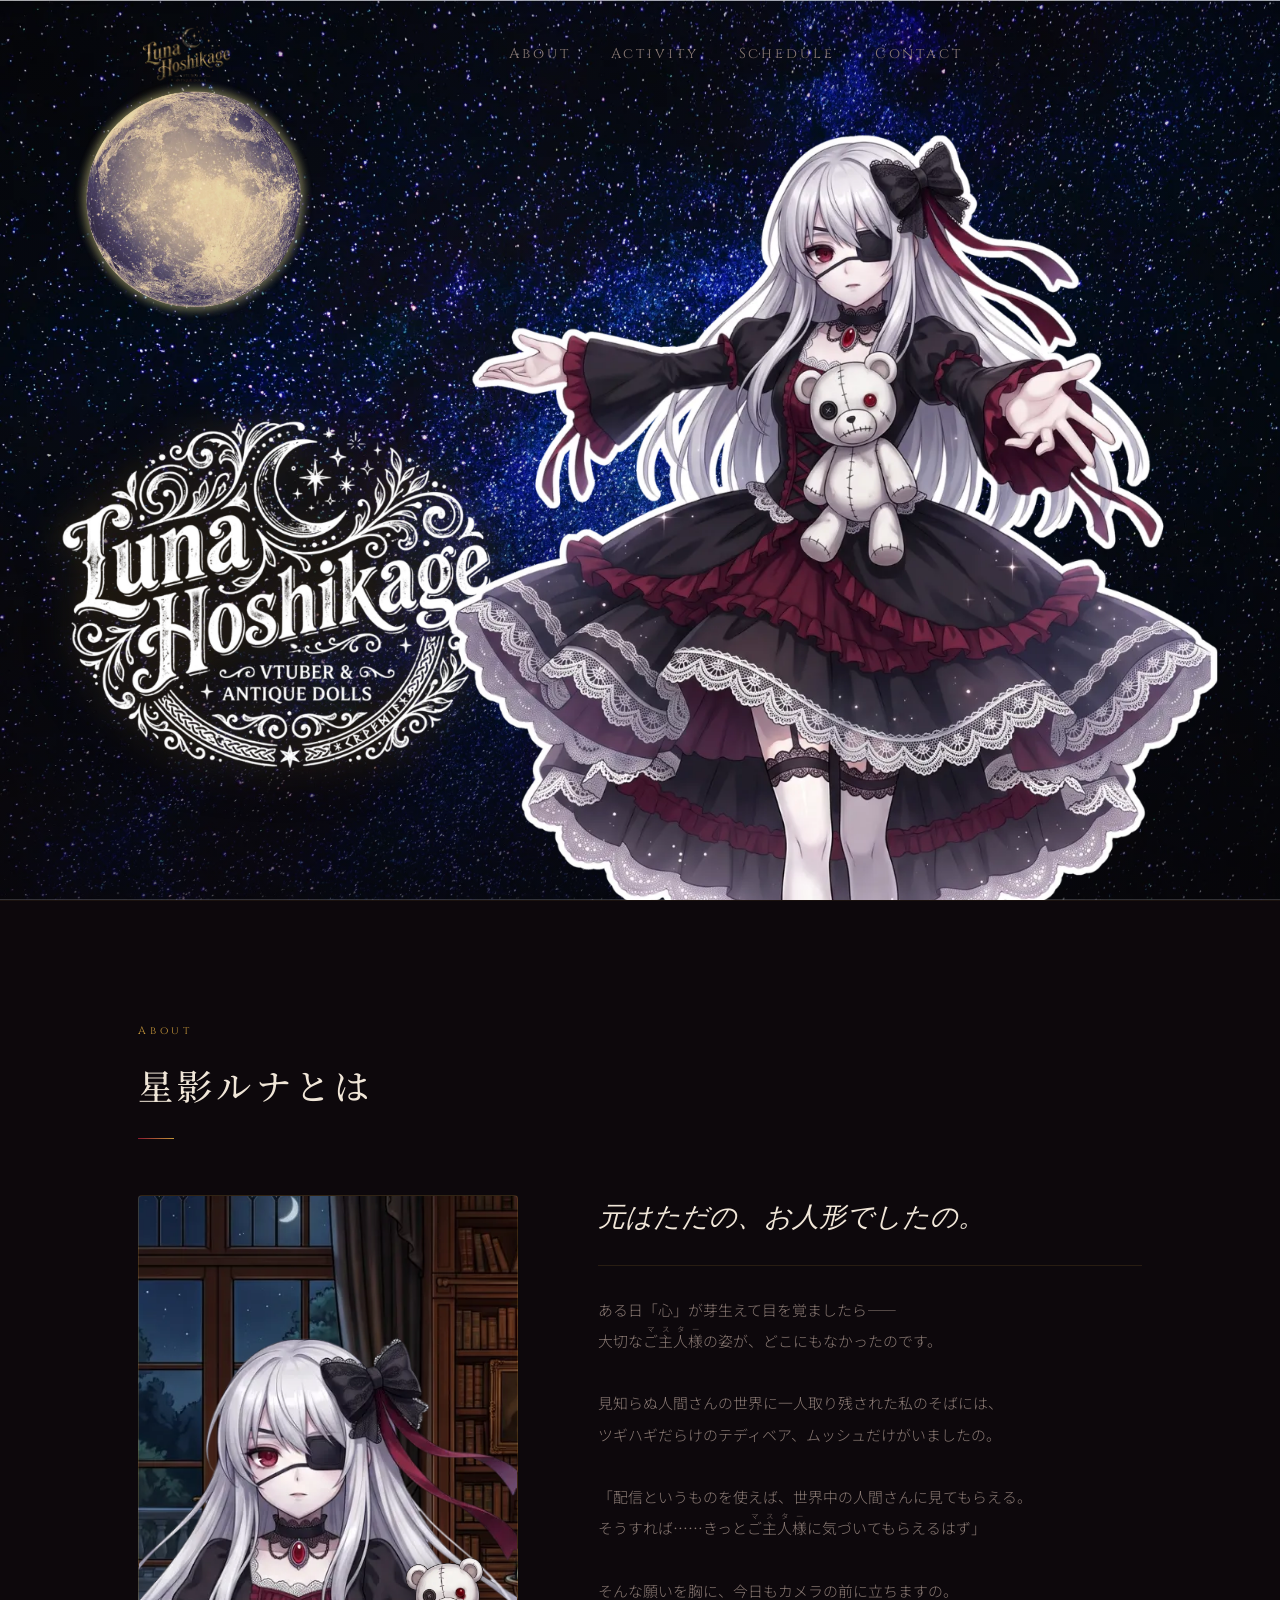
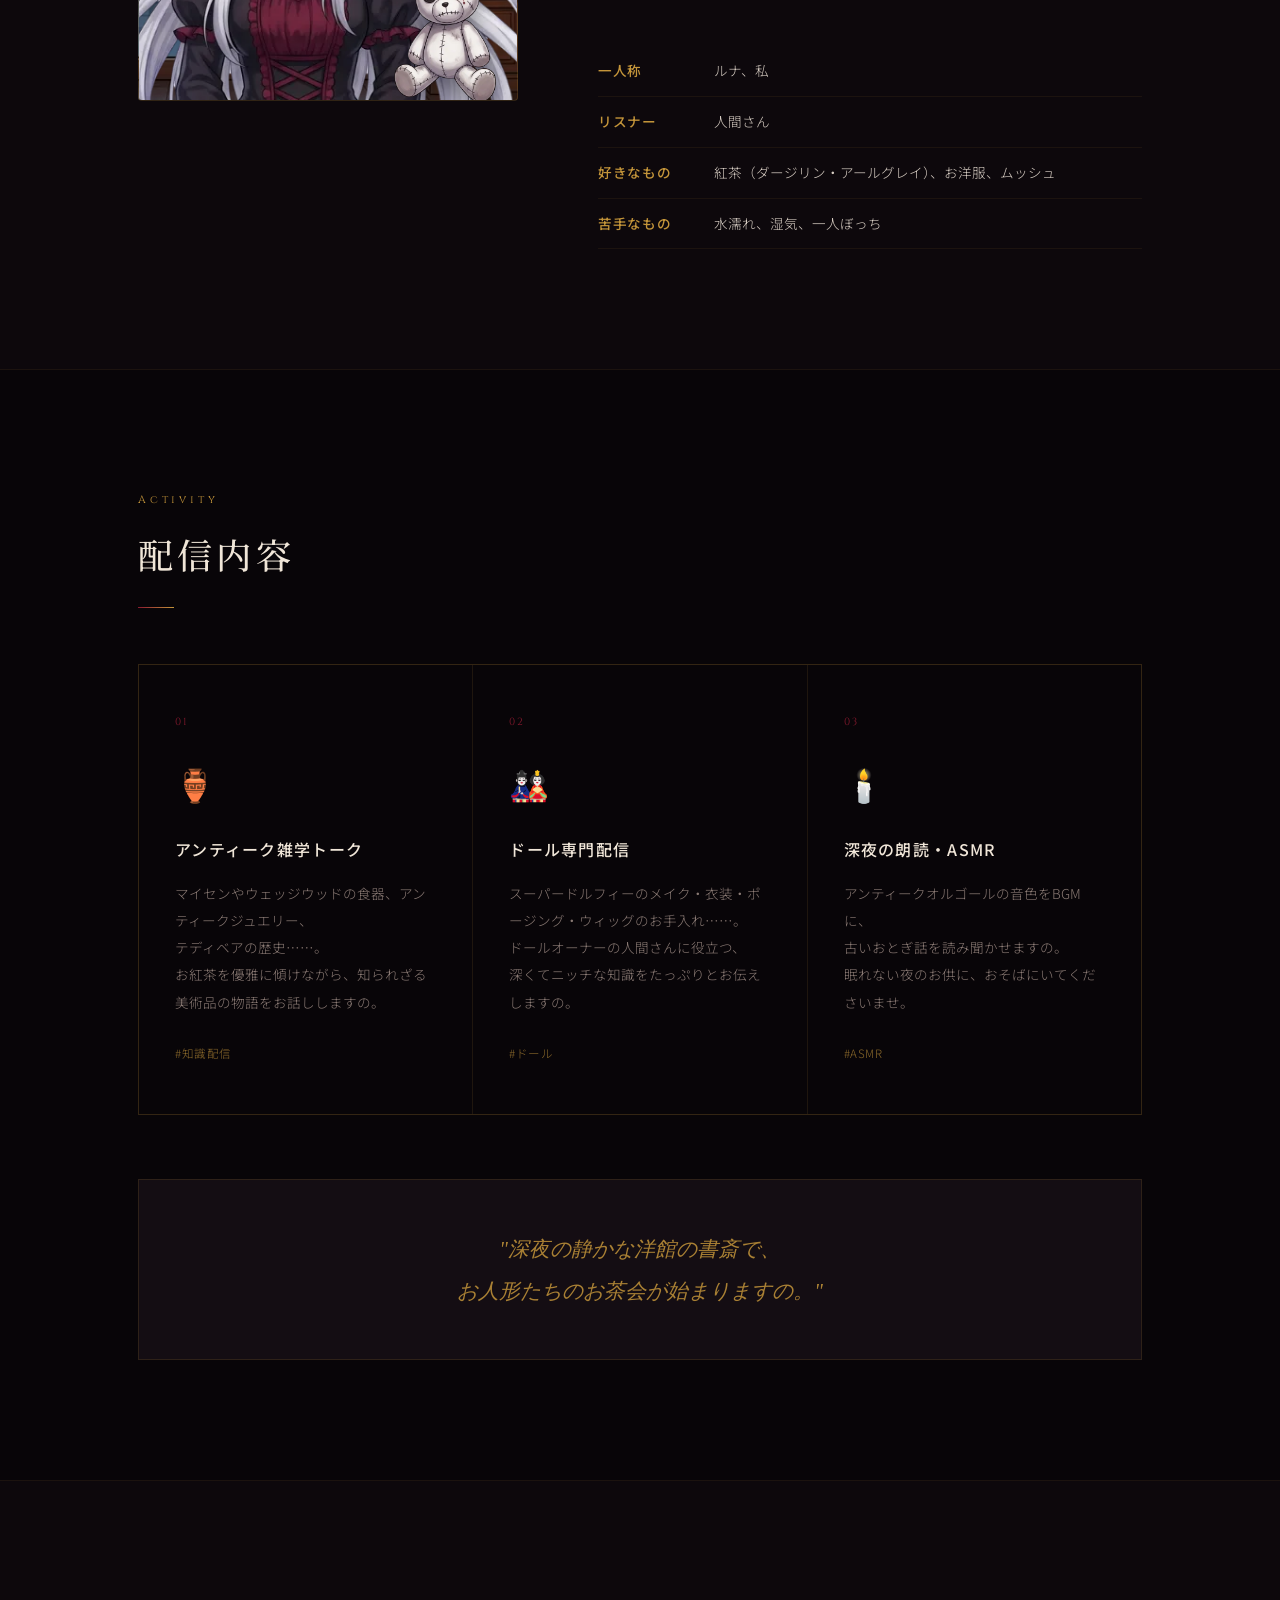
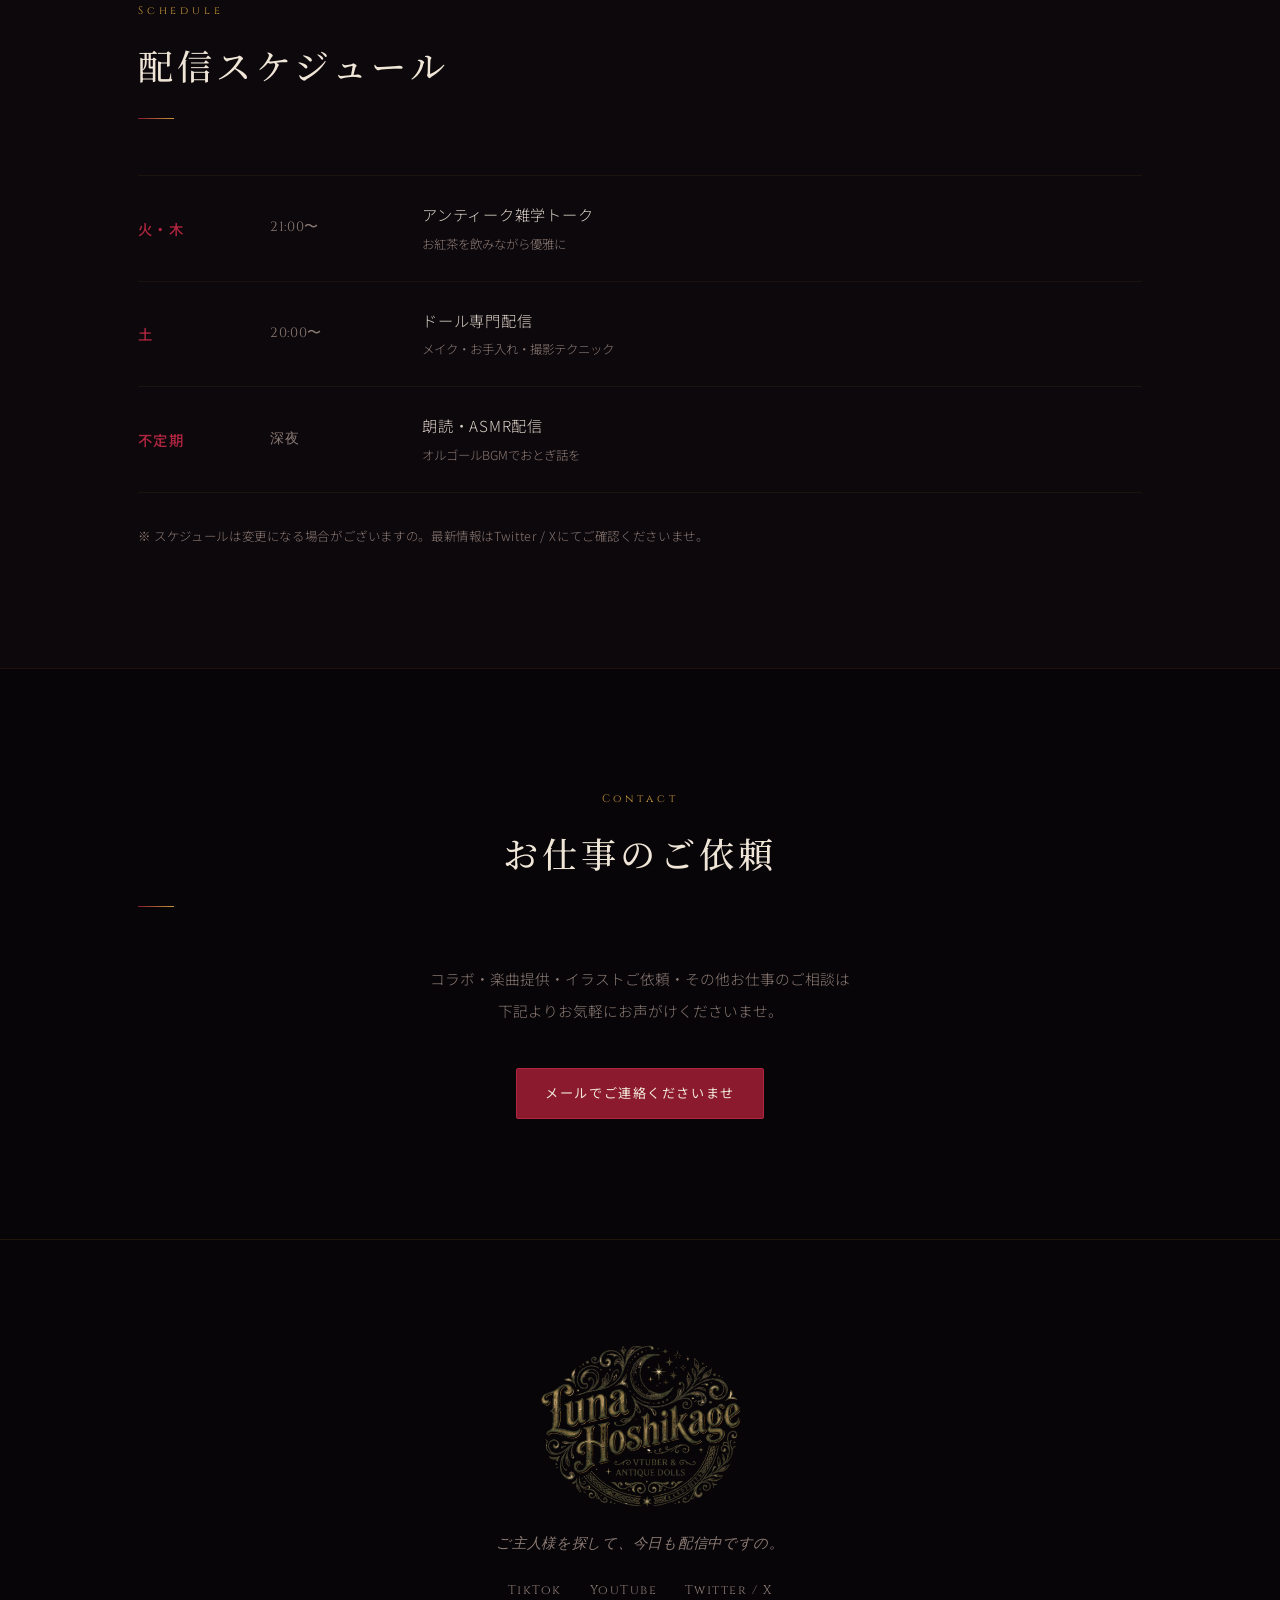
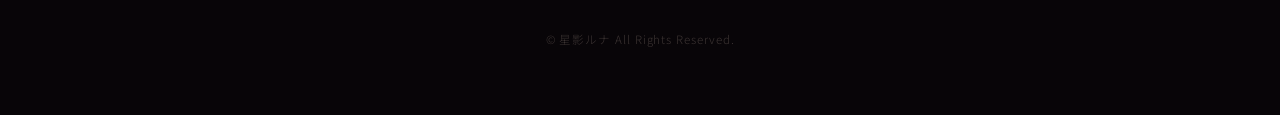
<file: vtuber-runa/index.html>
<!DOCTYPE html>
<html lang="ja">
<head>
  <meta charset="UTF-8">
  <meta name="viewport" content="width=device-width, initial-scale=1.0">
  <title>星影ルナ — VTuber Official Site</title>
  <meta name="description" content="Vtuber星影ルナの公式サイト。アンティーク雑学・ドール専門配信・深夜ASMR。">
  <link rel="preconnect" href="https://fonts.googleapis.com">
  <link rel="preconnect" href="https://fonts.gstatic.com" crossorigin>
  <link href="https://fonts.googleapis.com/css2?family=Noto+Sans+JP:wght@300;400;500;700&family=Noto+Serif+JP:wght@300;400;500;700&family=Cinzel:wght@400;600;700&family=Cormorant+Garamond:ital,wght@0,300;0,400;0,600;1,300;1,400&family=IM+Fell+English:ital@0;1&display=swap" rel="stylesheet">
  <link rel="stylesheet" href="css/style.css">
</head>
<body>

  <!-- ===== LOADING SCREEN ===== -->
  <div id="loading-screen">
    <div class="loader-inner">
      <img src="assets/images/loading.webp" alt="ローディング画面" class="loader-img">
      <div class="loader-text">
        <span>N</span><span>o</span><span>w</span><span class="loader-space"> </span><span>L</span><span>o</span><span>a</span><span>d</span><span>i</span><span>n</span><span>g</span><span>.</span><span>.</span><span>.</span>
      </div>
      <div class="loader-bar-wrap">
        <div class="loader-bar" id="loader-bar"></div>
      </div>
    </div>
  </div>

  <!-- ===== NAVIGATION ===== -->
  <nav class="navbar" id="navbar">
    <div class="nav-inner">
      <a href="#" class="nav-logo">
        <img src="assets/images/header-logo.svg" alt="星影ルナ" class="nav-logo-img">
      </a>
      <div class="nav-links">
        <a href="#about" class="nav-link">About</a>
        <a href="#activity" class="nav-link">Activity</a>
        <a href="#schedule" class="nav-link">Schedule</a>
        <a href="#contact" class="nav-link">Contact</a>
      </div>
      <div class="nav-right">
        <a href="#contact" class="nav-contact-btn" aria-label="Contact">
          <svg xmlns="http://www.w3.org/2000/svg" viewBox="0 0 24 24" fill="none" stroke="currentColor" stroke-width="1.5" stroke-linecap="round" stroke-linejoin="round" width="18" height="18"><rect x="2" y="4" width="20" height="16" rx="2"/><polyline points="2,4 12,13 22,4"/></svg>
        </a>
        <button class="hamburger" id="hamburger-btn" aria-label="メニューを開く">
          <span></span><span></span><span></span>
        </button>
      </div>
    </div>

    <div class="nav-mobile" id="nav-mobile">
      <button class="mobile-close" id="mobile-close-btn" aria-label="閉じる">✕</button>
      <a href="#about" class="mobile-link">About</a>
      <a href="#activity" class="mobile-link">Activity</a>
      <a href="#schedule" class="mobile-link">Schedule</a>
      <a href="#contact" class="mobile-link">Contact</a>
    </div>
  </nav>

  <!-- ===== HERO ===== -->
  <section class="hero" id="hero">
    <!-- 背景：星空 -->
    <div class="hero-bg">
      <img src="assets/images/hero-back.webp" alt="星空" class="hero-bg-img">
      <div class="hero-bg-overlay"></div>
    </div>
    <!-- 月 -->
    <img src="assets/images/moon.webp" alt="月" class="hero-moon">
    <!-- メインロゴ -->
    <img src="assets/images/main-logo.webp" alt="星影ルナのメインロゴ" class="hero-main-logo">
    <!-- キャラクター -->
    <img src="assets/images/Luna-top.webp" alt="星影ルナ" class="hero-chara">
  </section>

  <!-- ===== ABOUT ===== -->
  <section class="about" id="about">
    <div class="container">
      <p class="section-label fade-in">About</p>
      <h2 class="section-title fade-in">星影ルナとは</h2>
      <div class="about-grid">
        <div class="about-image fade-in">
          <div class="about-image-frame">
            <div class="about-chara-wrap">
              <img src="assets/images/Luna.webp" alt="星影ルナ" class="about-chara-img">
              <img src="assets/images/Monsieur.webp" alt="ムッシュ" class="about-mushu-img">
            </div>
          </div>
        </div>
        <div class="about-text fade-in">
          <p class="about-catch">元はただの、お人形でしたの。</p>
          <p class="about-desc">
            ある日「心」が芽生えて目を覚ましたら——<br>
            大切な<ruby>ご主人様<rt>マスター</rt></ruby>の姿が、どこにもなかったのです。<br><br>
            見知らぬ人間さんの世界に一人取り残された私のそばには、<br>
            ツギハギだらけのテディベア、ムッシュだけがいましたの。<br><br>
            「配信というものを使えば、世界中の人間さんに見てもらえる。<br>
            そうすれば……きっと<ruby>ご主人様<rt>マスター</rt></ruby>に気づいてもらえるはず」<br><br>
            そんな願いを胸に、今日もカメラの前に立ちますの。
          </p>
          <div class="about-profile">
            <div class="profile-row">
              <span class="profile-label">一人称</span>
              <span class="profile-value">ルナ、私</span>
            </div>
            <div class="profile-row">
              <span class="profile-label">リスナー</span>
              <span class="profile-value">人間さん</span>
            </div>
            <div class="profile-row">
              <span class="profile-label">好きなもの</span>
              <span class="profile-value">紅茶（ダージリン・アールグレイ）、お洋服、ムッシュ</span>
            </div>
            <div class="profile-row">
              <span class="profile-label">苦手なもの</span>
              <span class="profile-value">水濡れ、湿気、一人ぼっち</span>
            </div>
          </div>
        </div>
      </div>
    </div>
  </section>

  <!-- ===== ACTIVITY ===== -->
  <section class="activity" id="activity">
    <div class="container">
      <p class="section-label fade-in">Activity</p>
      <h2 class="section-title fade-in">配信内容</h2>
      <div class="activity-grid">

        <div class="activity-card fade-in">
          <div class="activity-num">01</div>
          <div class="activity-icon">🏺</div>
          <h3>アンティーク雑学トーク</h3>
          <p>
            マイセンやウェッジウッドの食器、アンティークジュエリー、<br>
            テディベアの歴史……。<br>
            お紅茶を優雅に傾けながら、知られざる美術品の物語をお話ししますの。
          </p>
          <span class="activity-tag">#知識配信</span>
        </div>

        <div class="activity-card fade-in">
          <div class="activity-num">02</div>
          <div class="activity-icon">🎎</div>
          <h3>ドール専門配信</h3>
          <p>
            スーパードルフィーのメイク・衣装・ポージング・ウィッグのお手入れ……。<br>
            ドールオーナーの人間さんに役立つ、<br>
            深くてニッチな知識をたっぷりとお伝えしますの。
          </p>
          <span class="activity-tag">#ドール</span>
        </div>

        <div class="activity-card fade-in">
          <div class="activity-num">03</div>
          <div class="activity-icon">🕯️</div>
          <h3>深夜の朗読・ASMR</h3>
          <p>
            アンティークオルゴールの音色をBGMに、<br>
            古いおとぎ話を読み聞かせますの。<br>
            眠れない夜のお供に、おそばにいてくださいませ。
          </p>
          <span class="activity-tag">#ASMR</span>
        </div>

      </div>

      <div class="activity-atmosphere fade-in">
        <div class="atmosphere-inner">
          <p class="atmosphere-quote">
            "深夜の静かな洋館の書斎で、<br>
            お人形たちのお茶会が始まりますの。"
          </p>
        </div>
      </div>
    </div>
  </section>

  <!-- ===== SCHEDULE ===== -->
  <section class="schedule" id="schedule">
    <div class="container">
      <p class="section-label fade-in">Schedule</p>
      <h2 class="section-title fade-in">配信スケジュール</h2>
      <div class="schedule-list fade-in">
        <div class="schedule-item">
          <span class="schedule-day">火・木</span>
          <span class="schedule-time">21:00〜</span>
          <span class="schedule-content">
            <span class="schedule-title">アンティーク雑学トーク</span>
            <span class="schedule-note">お紅茶を飲みながら優雅に</span>
          </span>
        </div>
        <div class="schedule-item">
          <span class="schedule-day">土</span>
          <span class="schedule-time">20:00〜</span>
          <span class="schedule-content">
            <span class="schedule-title">ドール専門配信</span>
            <span class="schedule-note">メイク・お手入れ・撮影テクニック</span>
          </span>
        </div>
        <div class="schedule-item">
          <span class="schedule-day">不定期</span>
          <span class="schedule-time">深夜</span>
          <span class="schedule-content">
            <span class="schedule-title">朗読・ASMR配信</span>
            <span class="schedule-note">オルゴールBGMでおとぎ話を</span>
          </span>
        </div>
      </div>
      <p class="schedule-note-global fade-in">※ スケジュールは変更になる場合がございますの。最新情報はTwitter / Xにてご確認くださいませ。</p>
    </div>
  </section>

  <!-- ===== CONTACT ===== -->
  <section class="contact" id="contact">
    <div class="container">
      <p class="section-label fade-in">Contact</p>
      <h2 class="section-title fade-in">お仕事のご依頼</h2>
      <p class="contact-desc fade-in">
        コラボ・楽曲提供・イラストご依頼・その他お仕事のご相談は<br>
        下記よりお気軽にお声がけくださいませ。
      </p>
      <a href="mailto:runa@example.com" class="btn btn-primary fade-in">メールでご連絡くださいませ</a>
    </div>
  </section>

  <!-- ===== FOOTER ===== -->
  <footer class="footer">
    <div class="footer-inner">
      <img src="assets/images/footer-logo.svg" alt="星影ルナ" class="footer-logo-img">
      <p class="footer-catch">ご主人様を探して、今日も配信中ですの。</p>
      <div class="footer-sns">
        <a href="#" target="_blank" rel="noopener">TikTok</a>
        <a href="#" target="_blank" rel="noopener">YouTube</a>
        <a href="#" target="_blank" rel="noopener">Twitter / X</a>
      </div>
      <p class="footer-copy">© 星影ルナ All Rights Reserved.</p>
    </div>
  </footer>

  <script src="js/main.js"></script>
</body>
</html>
</file>
<file: css/styles.css>
/* ============================================================
   AItema LP — Material Design Inspired Stylesheet
   ============================================================ */

/* ---------- Design Tokens ---------- */
:root {
  /* Colors */
  --col-bg:          #07080F;
  --col-surface:     #0D1117;
  --col-surface-2:   #111827;
  --col-surface-3:   #1a2033;
  --col-border:      rgba(255,255,255,0.08);
  --col-border-hover: rgba(79,142,247,0.4);

  --col-blue:        #4F8EF7;
  --col-blue-dark:   #2563EB;
  --col-blue-light:  #93C5FD;
  --col-purple:      #8B5CF6;
  --col-purple-dark: #7C3AED;
  --col-teal:        #06B6D4;
  --col-pink:        #EC4899;

  --col-text-primary:   #F0F4FF;
  --col-text-secondary: rgba(240,244,255,0.7);
  --col-text-muted:     rgba(240,244,255,0.4);
  --col-text-accent:    #93C5FD;

  /* Gradients */
  --grad-primary: linear-gradient(135deg, #4F8EF7, #8B5CF6);
  --grad-secondary: linear-gradient(135deg, #8B5CF6, #06B6D4);
  --grad-text: linear-gradient(135deg, #4F8EF7 0%, #8B5CF6 50%, #06B6D4 100%);
  --grad-card: linear-gradient(145deg, rgba(255,255,255,0.04), rgba(255,255,255,0.01));
  --grad-glow-blue: radial-gradient(circle, rgba(79,142,247,0.15) 0%, transparent 70%);
  --grad-glow-purple: radial-gradient(circle, rgba(139,92,246,0.12) 0%, transparent 70%);

  /* Shadows */
  --shadow-card: 0 4px 32px rgba(0,0,0,0.4), 0 1px 0 rgba(255,255,255,0.05) inset;
  --shadow-glow-blue: 0 0 40px rgba(79,142,247,0.25);
  --shadow-glow-purple: 0 0 40px rgba(139,92,246,0.2);
  --shadow-btn: 0 8px 24px rgba(79,142,247,0.35);

  /* Typography */
  --font-ja:    'Noto Sans JP', sans-serif;
  --font-serif: 'Noto Serif JP', 'Georgia', serif;
  --font-en:    'Inter', 'Space Grotesk', sans-serif;

  /* Spacing */
  --section-py: 120px;
  --container-max: 1160px;
  --container-px: 24px;

  /* Radius */
  --radius-sm: 8px;
  --radius-md: 16px;
  --radius-lg: 24px;
  --radius-xl: 32px;

  /* Transitions */
  --transition-fast: 0.15s ease;
  --transition-base: 0.3s cubic-bezier(0.4, 0, 0.2, 1);
  --transition-slow: 0.6s cubic-bezier(0.4, 0, 0.2, 1);
}

/* ---------- Reset & Base ---------- */
*, *::before, *::after { box-sizing: border-box; margin: 0; padding: 0; }

html {
  scroll-behavior: smooth;
  font-size: 16px;
}

body {
  background: var(--col-bg);
  color: var(--col-text-primary);
  font-family: var(--font-ja);
  line-height: 1.7;
  overflow-x: hidden;
  -webkit-font-smoothing: antialiased;
}

::selection { background: rgba(79,142,247,0.3); }

img { max-width: 100%; display: block; }
a { text-decoration: none; color: inherit; }
button { cursor: pointer; border: none; background: none; font-family: inherit; }
ul { list-style: none; }

/* ---------- Utility ---------- */
.container {
  max-width: var(--container-max);
  margin: 0 auto;
  padding: 0 var(--container-px);
}

.text-gradient {
  background: var(--grad-text);
  -webkit-background-clip: text;
  -webkit-text-fill-color: transparent;
  background-clip: text;
}

.text-muted { color: var(--col-text-muted); }
.text-accent { color: var(--col-text-accent); }

.sp-only { display: none; }
@media (max-width: 640px) { .sp-only { display: block; } }

/* ---------- Section Header ---------- */
.section-header {
  text-align: center;
  margin-bottom: 64px;
}

.section-eyebrow {
  display: inline-block;
  font-family: var(--font-en);
  font-size: 12px;
  font-weight: 600;
  letter-spacing: 0.15em;
  text-transform: uppercase;
  color: var(--col-blue);
  background: rgba(79,142,247,0.1);
  border: 1px solid rgba(79,142,247,0.2);
  padding: 6px 16px;
  border-radius: 100px;
  margin-bottom: 20px;
}

.section-title {
  font-size: clamp(28px, 4vw, 48px);
  font-weight: 800;
  line-height: 1.25;
  letter-spacing: -0.02em;
  margin-bottom: 16px;
}

.section-desc {
  color: var(--col-text-secondary);
  font-size: 16px;
  max-width: 560px;
  margin: 0 auto;
}

/* ---------- Buttons ---------- */
.btn {
  display: inline-flex;
  align-items: center;
  justify-content: center;
  gap: 8px;
  padding: 14px 28px;
  border-radius: var(--radius-md);
  font-family: var(--font-ja);
  font-size: 15px;
  font-weight: 700;
  line-height: 1.4;
  transition: var(--transition-base);
  position: relative;
  overflow: hidden;
}

.btn::before {
  content: '';
  position: absolute;
  inset: 0;
  background: rgba(255,255,255,0.08);
  opacity: 0;
  transition: var(--transition-fast);
}
.btn:hover::before { opacity: 1; }

.btn-primary {
  background: var(--grad-primary);
  color: #fff;
  box-shadow: var(--shadow-btn);
}
.btn-primary:hover {
  transform: translateY(-2px);
  box-shadow: 0 12px 32px rgba(79,142,247,0.45);
}

.btn-hero {
  padding: 18px 32px;
  font-size: 16px;
  border-radius: var(--radius-lg);
}

.btn-large {
  padding: 20px 40px;
  font-size: 18px;
  border-radius: var(--radius-lg);
}

.btn-nav {
  padding: 10px 20px;
  font-size: 14px;
  border-radius: var(--radius-md);
}

.btn-badge {
  background: rgba(255,255,255,0.2);
  padding: 2px 10px;
  border-radius: 100px;
  font-size: 11px;
  font-weight: 600;
  font-family: var(--font-en);
  letter-spacing: 0.05em;
  white-space: nowrap;
}

.btn-icon {
  width: 18px;
  height: 18px;
  flex-shrink: 0;
}

.btn-arrow {
  width: 16px;
  height: 16px;
  transition: transform var(--transition-fast);
}
.btn:hover .btn-arrow { transform: translateX(4px); }

/* ---------- NAVIGATION ---------- */
.navbar {
  position: fixed;
  top: 0; left: 0; right: 0;
  z-index: 1000;
  height: 72px;
  display: flex;
  align-items: center;
  transition: var(--transition-base);
  background: transparent;
}

.navbar.scrolled {
  background: rgba(7,8,15,0.85);
  backdrop-filter: blur(20px);
  -webkit-backdrop-filter: blur(20px);
  border-bottom: 1px solid var(--col-border);
  box-shadow: 0 4px 32px rgba(0,0,0,0.3);
}

.nav-container {
  width: 100%;
  max-width: var(--container-max);
  margin: 0 auto;
  padding: 0 var(--container-px);
  display: flex;
  align-items: center;
  justify-content: space-between;
}

.nav-logo {
  display: flex;
  align-items: center;
  gap: 10px;
}

.logo-mark {
  width: 40px;
  height: 40px;
  flex-shrink: 0;
}

.logo-text {
  font-family: var(--font-en);
  font-size: 22px;
  font-weight: 800;
  letter-spacing: -0.03em;
  color: var(--col-text-primary);
}

.logo-accent {
  background: var(--grad-text);
  -webkit-background-clip: text;
  -webkit-text-fill-color: transparent;
  background-clip: text;
}

.nav-links {
  display: flex;
  align-items: center;
  gap: 4px;
}

.nav-link {
  padding: 8px 14px;
  font-size: 14px;
  font-weight: 500;
  color: var(--col-text-secondary);
  border-radius: var(--radius-sm);
  transition: var(--transition-fast);
}
.nav-link:hover {
  color: var(--col-text-primary);
  background: rgba(255,255,255,0.05);
}

.hamburger {
  display: none;
  flex-direction: column;
  gap: 5px;
  padding: 8px;
}
.hamburger span {
  display: block;
  width: 22px;
  height: 2px;
  background: var(--col-text-secondary);
  border-radius: 2px;
  transition: var(--transition-base);
}
.hamburger.open span:nth-child(1) { transform: rotate(45deg) translate(5px, 5px); }
.hamburger.open span:nth-child(2) { opacity: 0; }
.hamburger.open span:nth-child(3) { transform: rotate(-45deg) translate(5px, -5px); }

/* Mobile Menu */
.mobile-menu {
  position: fixed;
  top: 72px; left: 0; right: 0;
  z-index: 999;
  background: rgba(7,8,15,0.97);
  backdrop-filter: blur(20px);
  border-bottom: 1px solid var(--col-border);
  padding: 24px;
  display: none;
  flex-direction: column;
  gap: 8px;
  transform: translateY(-10px);
  opacity: 0;
  transition: var(--transition-base);
}
.mobile-menu.open {
  display: flex;
  transform: translateY(0);
  opacity: 1;
}
.mobile-link {
  padding: 14px 0;
  border-bottom: 1px solid var(--col-border);
  color: var(--col-text-secondary);
  font-size: 16px;
  font-weight: 500;
}
.mobile-link:hover { color: var(--col-text-primary); }
.mobile-cta { margin-top: 8px; text-align: center; }

/* ---------- HERO ---------- */
.hero {
  position: relative;
  width: 100%;
  min-height: 100vh;
  min-height: 100svh;
  min-height: calc(var(--vh, 1vh) * 100);
  display: flex;
  flex-direction: column;
  align-items: center;
  justify-content: center;
  overflow: hidden;
  padding-bottom: 80px;
}

/* Video Background */
.hero-video-wrap {
  position: absolute;
  inset: 0;
  z-index: 0;
  overflow: hidden;
}

.hero-video {
  position: absolute;
  inset: 0;
  width: 100%;
  height: 100%;
  object-fit: cover;
  object-position: center center;
  filter: brightness(0.42) saturate(1.1);
}

.hero-video-overlay {
  position: absolute;
  inset: 0;
  z-index: 1;
  background:
    linear-gradient(
      to bottom,
      rgba(7,8,15,0.30)  0%,
      rgba(7,8,15,0.04) 25%,
      rgba(7,8,15,0.10)  55%,
      rgba(7,8,15,0.80)  85%,
      rgba(7,8,15,1.00) 100%
    ),
    linear-gradient(
      to right,
      rgba(7,8,15,0.45) 0%,
      transparent 18%,
      transparent 82%,
      rgba(7,8,15,0.45) 100%
    );
}

.hero-video-noise {
  position: absolute;
  inset: 0;
  z-index: 2;
  opacity: 0.025;
  background-image: url("data:image/svg+xml,%3Csvg viewBox='0 0 200 200' xmlns='http://www.w3.org/2000/svg'%3E%3Cfilter id='n'%3E%3CfeTurbulence type='fractalNoise' baseFrequency='0.9' numOctaves='4' stitchTiles='stitch'/%3E%3C/filter%3E%3Crect width='100%25' height='100%25' filter='url(%23n)'/%3E%3C/svg%3E");
  background-size: 200px 200px;
  pointer-events: none;
}

/* Hero Content */
.hero-content {
  position: relative;
  z-index: 10;
  width: 100%;
  max-width: 900px;
  padding: 0 var(--container-px);
  margin-top: 72px;
  text-align: center;
  display: flex;
  flex-direction: column;
  align-items: center;
}

/* Hero Title — White Cut-in Reveal */
.hero-title {
  font-size: clamp(36px, 6.5vw, 76px);
  font-family: var(--font-serif);
  font-weight: 900;
  line-height: 1.65;
  letter-spacing: 0.03em;   /* 明朝体はわずかに字間を広げると美しい */
  margin-bottom: 28px;
  color: #FFFFFF;
  text-shadow: 0 2px 40px rgba(0,0,0,0.8), 0 0 80px rgba(79,142,247,0.15);
  display: block;
  text-align: center;
}

/* ── テキストリビールライン ── */
.reveal-line {
  display: inline-block;
  position: relative;
  /* 初期状態：テキストを非表示 */
}

/* 白いカットインバー（clip-path で左→右に走る） */
.reveal-line::after {
  content: '';
  position: absolute;
  top: -0.45em;   /* ルビ（rt）エリアも覆う */
  left:  -4px;
  right: -4px;
  bottom: -4px;
  background: rgba(255, 255, 255, 0.95);
  z-index: 2;
  pointer-events: none;
  /* 初期状態：バーは右側にクリップされ不可視 */
  clip-path: inset(0 100% 0 0);
}

/* 1行目：0.3s 後に発火 */
.reveal-line-1 {
  animation: revealTextAppear 0.88s cubic-bezier(0.77, 0, 0.175, 1) 0.3s both;
}
.reveal-line-1::after {
  animation: revealBarCutin 0.88s cubic-bezier(0.77, 0, 0.175, 1) 0.3s both;
}

/* 2行目：0.72s 後に発火（1行目より少し遅れて） */
.reveal-line-2 {
  animation: revealTextAppear 0.88s cubic-bezier(0.77, 0, 0.175, 1) 0.72s both;
}
.reveal-line-2::after {
  animation: revealBarCutin 0.88s cubic-bezier(0.77, 0, 0.175, 1) 0.72s both;
}

/* 白いバーのアニメーション
   0%  : 右でクリップ（不可視）
   42% : 全体を覆う（テキストの上に乗った状態）
   58% : ホールド
   100%: 左でクリップ（バーが右に走り去る） */
@keyframes revealBarCutin {
  0%   { clip-path: inset(0 100% 0 0); }
  42%  { clip-path: inset(0 0%   0 0); }
  58%  { clip-path: inset(0 0%   0 0); }
  100% { clip-path: inset(0 0    0 100%); }
}

/* テキストの出現タイミング
   バーが完全に覆った瞬間（42%）に opacity: 1 にする */
@keyframes revealTextAppear {
  0%, 40%  { opacity: 0; }
  41%, 100% { opacity: 1; }
}

/* Ruby（ルビ）スタイル */
.hero-ruby {
  ruby-align: center;
}

.hero-ruby rt {
  font-size: 0.28em;
  font-weight: 700;
  font-family: var(--font-en);
  letter-spacing: 0.15em;
  color: var(--col-blue-light);
  text-shadow: 0 0 12px rgba(79,142,247,0.6);
  line-height: 1;
  margin-bottom: 0.1em;
}

/* Sub content — revealed on page load (stagger) */
.hero-subtitle {
  font-size: clamp(18px, 2.5vw, 26px);
  font-weight: 700;
  color: rgba(255,255,255,0.88);
  margin-bottom: 20px;
  text-shadow: 0 2px 20px rgba(0,0,0,0.6);
  opacity: 0;
  transform: translateY(16px);
  transition: opacity 0.8s ease, transform 0.8s ease;
}
.hero-subtitle.visible { opacity: 1; transform: translateY(0); }
/* <br> による改行を有効に */
.hero-subtitle br { display: block; }

/* 「確かな信頼」ブランドカラーグラデーション */
.hero-highlight {
  background: var(--grad-text);
  -webkit-background-clip: text;
  -webkit-text-fill-color: transparent;
  background-clip: text;
  font-weight: 800;
}

.hero-desc {
  font-size: 15px;
  color: rgba(255,255,255,0.6);
  line-height: 1.9;
  margin-bottom: 40px;
  max-width: 680px;
  text-shadow: 0 1px 8px rgba(0,0,0,0.5);
  opacity: 0;
  transform: translateY(16px);
  transition: opacity 0.8s 0.15s ease, transform 0.8s 0.15s ease;
}
.hero-desc.visible { opacity: 1; transform: translateY(0); }

.hero-ctas {
  display: flex;
  flex-wrap: wrap;
  gap: 14px;
  margin-bottom: 44px;
  justify-content: center;
  opacity: 0;
  transform: translateY(16px);
  transition: opacity 0.8s 0.3s ease, transform 0.8s 0.3s ease;
}
.hero-ctas.visible { opacity: 1; transform: translateY(0); }

.hero-social-proof {
  display: flex;
  align-items: center;
  gap: 16px;
  flex-wrap: wrap;
  justify-content: center;
  opacity: 0;
  transform: translateY(16px);
  transition: opacity 0.8s 0.45s ease, transform 0.8s 0.45s ease;
}
.hero-social-proof.visible { opacity: 1; transform: translateY(0); }

.proof-item {
  display: flex;
  align-items: center;
  gap: 6px;
  font-size: 13px;
  color: rgba(255,255,255,0.55);
  text-shadow: 0 1px 6px rgba(0,0,0,0.5);
}
.proof-icon { color: var(--col-blue); font-size: 10px; }

.proof-divider {
  width: 1px;
  height: 16px;
  background: rgba(255,255,255,0.2);
}

/* Ghost button for video hero */
.btn-ghost-hero {
  display: inline-flex;
  align-items: center;
  gap: 8px;
  padding: 14px 24px;
  border-radius: var(--radius-md);
  font-family: var(--font-ja);
  font-size: 15px;
  font-weight: 700;
  color: rgba(255,255,255,0.8);
  background: rgba(255,255,255,0.08);
  border: 1px solid rgba(255,255,255,0.2);
  backdrop-filter: blur(8px);
  -webkit-backdrop-filter: blur(8px);
  transition: var(--transition-base);
  position: relative;
  overflow: hidden;
}
.btn-ghost-hero:hover {
  color: #fff;
  background: rgba(255,255,255,0.14);
  border-color: rgba(255,255,255,0.35);
  transform: translateY(-2px);
}
.btn-ghost-hero .btn-arrow {
  width: 16px; height: 16px;
  transition: transform var(--transition-fast);
}
.btn-ghost-hero:hover .btn-arrow { transform: translateX(4px); }

/* Scroll hint */
.hero-scroll-hint {
  position: absolute;
  bottom: 32px;
  left: 50%;
  transform: translateX(-50%);
  z-index: 10;
  display: flex;
  flex-direction: column;
  align-items: center;
  gap: 8px;
  color: rgba(255,255,255,0.4);
  font-size: 11px;
  letter-spacing: 0.1em;
  font-family: var(--font-en);
  animation: fadeIn 1s 2.5s ease both;
}

.scroll-line {
  width: 1px;
  height: 40px;
  background: linear-gradient(to bottom, transparent, rgba(79,142,247,0.7));
  animation: scrollLine 1.5s ease-in-out infinite;
}

@keyframes scrollLine {
  0%   { opacity: 0; transform: scaleY(0); transform-origin: top; }
  50%  { opacity: 1; transform: scaleY(1); transform-origin: top; }
  100% { opacity: 0; transform: scaleY(0); transform-origin: bottom; }
}

@keyframes float {
  0%, 100% { transform: translateY(0px) scale(1); }
  50%       { transform: translateY(-30px) scale(1.05); }
}

/* ---------- 02 PHILOSOPHY ---------- */
.philosophy-section {
  padding: var(--section-py) 0;
  position: relative;
}

.philosophy-blocks {
  display: flex;
  flex-direction: column;
  gap: 0;
}

.philosophy-block {
  border-top: 1px solid var(--col-border);
  padding: 80px 0;
  transition: var(--transition-base);
}
.philosophy-block:last-child { border-bottom: 1px solid var(--col-border); }

.philosophy-block-inner {
  display: grid;
  grid-template-columns: 280px 1fr;
  gap: 64px;
  align-items: start;
  max-width: 960px;
  margin: 0 auto;
}

.philosophy-word {
  display: flex;
  flex-direction: column;
  gap: 8px;
  position: sticky;
  top: 100px;
}

.philosophy-word-en {
  font-family: var(--font-serif);
  font-size: clamp(52px, 6vw, 88px);
  font-weight: 900;
  line-height: 1;
  letter-spacing: -0.02em;
  background: var(--grad-text);
  -webkit-background-clip: text;
  -webkit-text-fill-color: transparent;
  background-clip: text;
}

.philosophy-word-ja {
  font-family: var(--font-serif);
  font-size: clamp(14px, 1.5vw, 18px);
  font-weight: 700;
  color: var(--col-text-muted);
  letter-spacing: 0.2em;
}

.philosophy-title {
  font-family: var(--font-serif);
  font-size: clamp(20px, 2.5vw, 28px);
  font-weight: 700;
  line-height: 1.5;
  letter-spacing: 0.02em;
  margin-bottom: 24px;
  color: var(--col-text-primary);
}

.philosophy-text {
  font-size: 15px;
  line-height: 2;
  color: var(--col-text-secondary);
}
.philosophy-text strong { color: var(--col-text-primary); }

/* ---------- 03 STORY ---------- */
.story-section {
  padding: var(--section-py) 0;
  background: linear-gradient(180deg, transparent, rgba(13,17,23,0.6) 20%, rgba(13,17,23,0.6) 80%, transparent);
}

.story-grid {
  display: grid;
  grid-template-columns: 340px 1fr;
  gap: 80px;
  align-items: start;
}

.story-image-wrap { display: flex; flex-direction: column; gap: 24px; }

.story-image-placeholder {
  border-radius: var(--radius-xl);
  overflow: hidden;
  border: 1px solid var(--col-border);
  background: var(--grad-card);
  aspect-ratio: 3/4;
  display: flex;
  align-items: center;
  justify-content: center;
  position: relative;
}

.story-image-inner {
  display: flex;
  flex-direction: column;
  align-items: center;
  gap: 16px;
  padding: 32px;
  text-align: center;
}
.story-image-inner svg { width: 120px; height: 120px; opacity: 0.7; }

.story-placeholder-text {
  font-size: 13px;
  color: var(--col-text-muted);
  line-height: 1.6;
}

.story-profile {
  background: var(--grad-card);
  border: 1px solid var(--col-border);
  border-radius: var(--radius-lg);
  padding: 24px;
}

.story-profile-name {
  font-size: 18px;
  font-weight: 800;
  margin-bottom: 4px;
}

.story-profile-title {
  font-size: 12px;
  color: var(--col-text-muted);
  margin-bottom: 12px;
  font-family: var(--font-en);
  letter-spacing: 0.05em;
}

.story-profile-message {
  font-family: var(--font-serif);
  font-size: 14px;
  line-height: 1.8;
  color: var(--col-blue-light);
  font-style: italic;
}

.story-heading {
  font-family: var(--font-serif);
  font-size: clamp(20px, 2.5vw, 28px);
  font-weight: 700;
  margin-bottom: 24px;
  letter-spacing: 0.02em;
}

.story-origin {
  margin-bottom: 48px;
}
.story-origin p {
  font-size: 15px;
  line-height: 2;
  color: var(--col-text-secondary);
}
.story-origin strong { color: var(--col-text-primary); }

.story-values {
  display: flex;
  flex-direction: column;
  gap: 20px;
}

.story-value-item {
  display: flex;
  align-items: flex-start;
  gap: 16px;
  background: var(--grad-card);
  border: 1px solid var(--col-border);
  border-radius: var(--radius-md);
  padding: 20px 24px;
  transition: var(--transition-base);
}
.story-value-item:hover { border-color: var(--col-border-hover); }

.story-value-icon { font-size: 24px; flex-shrink: 0; margin-top: 2px; }

.story-value-item strong {
  display: block;
  font-size: 15px;
  font-weight: 700;
  margin-bottom: 4px;
  color: var(--col-text-primary);
}
.story-value-item p {
  font-size: 13px;
  color: var(--col-text-muted);
  line-height: 1.7;
  margin: 0;
}

/* ---------- 04 VISION ---------- */
.vision-section {
  padding: var(--section-py) 0;
  position: relative;
  overflow: hidden;
}

.vision-content {
  display: flex;
  flex-direction: column;
  gap: 48px;
}

/* テキスト説明エリア（上段：2カラム） */
.vision-text {
  display: grid;
  grid-template-columns: 1fr 1fr;
  gap: 48px;
  align-items: start;
}

/* Vision Diagram（下段：横幅フル） */
.vision-diagram {
  position: relative;
  display: flex;
  align-items: center;
  justify-content: center;
  width: 100%;
  height: 480px;
  border-radius: var(--radius-xl);
  overflow: hidden;
  background: var(--col-surface);
}

/* マルチチャネル動画 */
.vision-video {
  position: absolute;
  inset: 0;
  width: 100%;
  height: 100%;
  object-fit: cover;
  object-position: center center;
  z-index: 0;
  opacity: 0.85;
}

/* Vision Text */
.vision-redefine { margin-bottom: 0; }

.vision-before-after {
  display: flex;
  flex-direction: column;
  gap: 0;
}

/* Before card */
.vision-before {
  background: rgba(255,255,255,0.02);
  border: 1px solid rgba(255,255,255,0.07);
  border-radius: var(--radius-md);
  padding: 22px 24px 24px;
  position: relative;
  overflow: hidden;
}
.vision-before::before {
  content: '';
  position: absolute;
  top: 0; left: 0; right: 0;
  height: 2px;
  background: rgba(255,255,255,0.06);
}

/* After card */
.vision-after {
  background: linear-gradient(145deg, rgba(79,142,247,0.08), rgba(139,92,246,0.05));
  border: 1px solid rgba(79,142,247,0.3);
  border-radius: var(--radius-md);
  padding: 22px 24px 24px;
  position: relative;
  overflow: hidden;
  box-shadow: 0 0 40px rgba(79,142,247,0.1);
}
.vision-after::before {
  content: '';
  position: absolute;
  top: 0; left: 0; right: 0;
  height: 2px;
  background: var(--grad-primary);
}

/* Card header row (tag + status icon) */
.vision-card-top {
  display: flex;
  align-items: center;
  justify-content: space-between;
  margin-bottom: 14px;
}

.vision-ba-tag {
  display: inline-block;
  font-size: 10px;
  font-weight: 700;
  letter-spacing: 0.12em;
  text-transform: uppercase;
  color: var(--col-text-muted);
  background: rgba(255,255,255,0.05);
  border: 1px solid var(--col-border);
  padding: 3px 10px;
  border-radius: 100px;
  font-family: var(--font-en);
}
.vision-ba-tag-accent {
  color: var(--col-blue);
  background: rgba(79,142,247,0.1);
  border-color: rgba(79,142,247,0.3);
}

.vision-status-icon {
  width: 22px; height: 22px;
  border-radius: 50%;
  display: flex;
  align-items: center;
  justify-content: center;
  flex-shrink: 0;
}
.vision-status-icon svg { width: 11px; height: 11px; }
.vision-status-before {
  background: rgba(255,255,255,0.04);
  border: 1px solid rgba(255,255,255,0.1);
  color: rgba(255,255,255,0.25);
}
.vision-status-after {
  background: rgba(79,142,247,0.15);
  border: 1px solid rgba(79,142,247,0.35);
  color: var(--col-blue-light);
}

.vision-before p, .vision-after p {
  font-size: 14px;
  line-height: 1.75;
  color: var(--col-text-secondary);
  margin: 0 0 4px;
}
.vision-before strong, .vision-after strong { color: var(--col-text-primary); }

.vision-pain-list {
  margin-top: 14px;
  display: flex;
  flex-direction: column;
  gap: 6px;
}
.vision-pain-list li {
  font-size: 12px;
  color: var(--col-text-muted);
  padding-left: 14px;
  position: relative;
  line-height: 1.5;
}
.vision-pain-list li::before {
  content: '—';
  position: absolute;
  left: 0;
  color: rgba(255,255,255,0.15);
}

/* Arrow between cards */
.vision-arrow-down {
  display: flex;
  flex-direction: column;
  align-items: center;
  gap: 6px;
  padding: 14px 0;
}
.vision-arrow-down svg { width: 20px; height: 36px; }
.vision-arrow-down span {
  font-size: 10px;
  font-weight: 700;
  letter-spacing: 0.15em;
  text-transform: uppercase;
  font-family: var(--font-en);
  background: var(--grad-text);
  -webkit-background-clip: text;
  -webkit-text-fill-color: transparent;
  background-clip: text;
}

/* Quote block */
.vision-quote {
  position: relative;
  background: linear-gradient(145deg, rgba(79,142,247,0.06), rgba(139,92,246,0.04));
  border: 1px solid rgba(79,142,247,0.15);
  border-radius: var(--radius-lg);
  padding: 48px 36px 40px;
  margin: 0;
  overflow: hidden;
  display: flex;
  align-items: center;
}
.vision-quote::before {
  content: '\201C';
  position: absolute;
  top: -16px; left: 20px;
  font-size: 140px;
  font-family: var(--font-serif);
  color: rgba(79,142,247,0.1);
  line-height: 1;
  pointer-events: none;
  user-select: none;
}
.vision-quote::after {
  content: '';
  position: absolute;
  bottom: 0; right: 0;
  width: 160px; height: 160px;
  background: radial-gradient(circle, rgba(139,92,246,0.08) 0%, transparent 70%);
  pointer-events: none;
}
.vision-quote p {
  font-family: var(--font-serif);
  font-size: 16px;
  line-height: 2.1;
  color: var(--col-text-secondary);
  position: relative;
  z-index: 1;
}
.vision-quote em {
  font-style: normal;
  background: var(--grad-text);
  -webkit-background-clip: text;
  -webkit-text-fill-color: transparent;
  background-clip: text;
  font-weight: 800;
  font-size: 18px;
}

/* ---------- 05 SERVICES ---------- */
.services-section {
  padding: var(--section-py) 0;
  position: relative;
}

.services-grid {
  display: grid;
  grid-template-columns: repeat(3, 1fr);
  gap: 20px;
  margin-bottom: 48px;
}

.service-card {
  background: var(--grad-card);
  border: 1px solid var(--col-border);
  border-radius: var(--radius-xl);
  padding: 36px 32px;
  display: flex;
  flex-direction: column;
  gap: 16px;
  position: relative;
  overflow: hidden;
  transition: var(--transition-base);
}
.service-card:hover {
  border-color: var(--col-border-hover);
  transform: translateY(-4px);
}
.service-card-accent {
  border-color: rgba(139,92,246,0.3);
  background: linear-gradient(145deg, rgba(139,92,246,0.06), rgba(13,17,23,0.8));
}

.service-number {
  font-family: var(--font-en);
  font-size: 72px;
  font-weight: 900;
  line-height: 1;
  color: rgba(255,255,255,0.03);
  position: absolute;
  top: 16px;
  right: 20px;
  letter-spacing: -0.05em;
}

.service-card .service-icon svg { width: 44px; height: 44px; }

.service-title {
  font-size: 22px;
  font-weight: 800;
  letter-spacing: -0.01em;
}

.service-subtitle {
  font-size: 13px;
  color: var(--col-blue-light);
  font-family: var(--font-en);
  font-weight: 600;
  letter-spacing: 0.05em;
}

.service-desc {
  font-size: 14px;
  line-height: 1.85;
  color: var(--col-text-secondary);
  flex: 1;
}

.service-list {
  list-style: none;
  padding: 0;
  margin: 0;
  display: flex;
  flex-direction: column;
  gap: 8px;
  border-top: 1px solid var(--col-border);
  padding-top: 16px;
}
.service-list li {
  font-size: 13px;
  color: var(--col-text-muted);
  padding-left: 16px;
  position: relative;
  line-height: 1.6;
}
.service-list li::before {
  content: '▸';
  position: absolute;
  left: 0;
  color: var(--col-blue);
  font-size: 10px;
  top: 2px;
}

/* Pricing layout */
.services-pricing-grid {
  display: grid;
  grid-template-columns: repeat(2, 1fr);
  gap: 20px;
  margin-bottom: 24px;
}

.service-card-pricing {
  display: flex;
  flex-direction: column;
  gap: 20px;
}

.service-price-block {
  border: 1px solid var(--col-border);
  border-radius: var(--radius-md);
  overflow: hidden;
}

.service-price-row {
  display: flex;
  justify-content: space-between;
  align-items: center;
  padding: 14px 18px;
  font-size: 14px;
  color: var(--col-text-secondary);
  border-bottom: 1px solid var(--col-border);
}
.service-price-row:last-child { border-bottom: none; }

.service-price-value {
  font-weight: 800;
  color: var(--col-blue-light);
  font-family: var(--font-en);
  font-size: 15px;
  white-space: nowrap;
}

.service-price-main-wrap {
  display: flex;
  align-items: baseline;
  gap: 6px;
  padding: 16px 0 8px;
}

.service-price-main {
  font-size: 48px;
  font-weight: 900;
  font-family: var(--font-en);
  line-height: 1;
  letter-spacing: -0.03em;
  background: var(--grad-primary);
  -webkit-background-clip: text;
  -webkit-text-fill-color: transparent;
  background-clip: text;
}

.service-price-unit {
  font-size: 14px;
  color: var(--col-text-muted);
}

.service-includes-label {
  font-size: 11px;
  font-weight: 700;
  letter-spacing: 0.12em;
  text-transform: uppercase;
  color: var(--col-text-muted);
  font-family: var(--font-en);
}

.service-option-note {
  display: flex;
  align-items: flex-start;
  gap: 16px;
  background: linear-gradient(145deg, rgba(6,182,212,0.06), rgba(79,142,247,0.04));
  border: 1px solid rgba(6,182,212,0.25);
  border-radius: var(--radius-lg);
  padding: 24px 28px;
  margin-bottom: 48px;
}

.service-option-icon { font-size: 24px; flex-shrink: 0; margin-top: 2px; }

.service-option-body strong {
  display: block;
  font-size: 15px;
  font-weight: 700;
  color: var(--col-text-primary);
  margin-bottom: 6px;
}

.service-option-body p {
  font-size: 13px;
  color: var(--col-text-muted);
  line-height: 1.75;
  margin: 0;
}

@media (max-width: 768px) {
  .services-pricing-grid { grid-template-columns: 1fr; }
  .service-price-main { font-size: 40px; }
}

.services-cta {
  text-align: center;
  display: flex;
  flex-direction: column;
  align-items: center;
  gap: 16px;
}
.services-cta-text {
  font-size: 15px;
  color: var(--col-text-muted);
}

/* ---------- 06 FAQ ---------- */
.faq-section {
  padding: var(--section-py) 0;
}

.faq-list {
  max-width: 800px;
  margin: 0 auto;
  display: flex;
  flex-direction: column;
  gap: 10px;
}

.faq-item {
  background: var(--grad-card);
  border: 1px solid var(--col-border);
  border-radius: var(--radius-lg);
  overflow: hidden;
  transition: border-color var(--transition-fast), box-shadow var(--transition-fast);
}
.faq-item:hover {
  border-color: rgba(79,142,247,0.2);
  box-shadow: 0 4px 24px rgba(0,0,0,0.2);
}

.faq-question {
  width: 100%;
  display: flex;
  align-items: center;
  justify-content: space-between;
  gap: 16px;
  padding: 22px 28px;
  font-size: 15px;
  font-weight: 600;
  color: var(--col-text-primary);
  font-family: var(--font-ja);
  text-align: left;
  cursor: pointer;
  transition: color var(--transition-fast), background var(--transition-fast);
  border: none;
  background: none;
}
.faq-question:hover { color: var(--col-blue-light); }
.faq-question[aria-expanded="true"] {
  color: var(--col-blue-light);
  background: rgba(79,142,247,0.03);
}

.faq-icon {
  width: 20px; height: 20px;
  flex-shrink: 0;
  transition: transform var(--transition-base);
  color: var(--col-text-muted);
}
.faq-question[aria-expanded="true"] .faq-icon {
  transform: rotate(180deg);
  color: var(--col-blue);
}

.faq-answer {
  max-height: 0;
  overflow: hidden;
  transition: max-height 0.5s cubic-bezier(0.4, 0, 0.2, 1);
}
.faq-answer.open { max-height: 500px; }

.faq-answer p {
  padding: 20px 28px 24px;
  font-size: 14px;
  color: var(--col-text-secondary);
  line-height: 1.95;
  border-top: 1px solid var(--col-border);
  margin: 0;
}

/* ---------- 06 WORKS ---------- */
.works-section {
  padding: var(--section-py) 0;
}

.works-grid {
  display: grid;
  grid-template-columns: repeat(4, 1fr);
  gap: 16px;
  margin-bottom: 32px;
}

.works-card {
  background: var(--grad-card);
  border: 1px solid var(--col-border);
  border-radius: var(--radius-lg);
  overflow: hidden;
  transition: var(--transition-base);
}
.works-card:hover { border-color: var(--col-border-hover); transform: translateY(-4px); }

.works-card-image {
  aspect-ratio: 4/3;
  display: flex;
  align-items: center;
  justify-content: center;
  background: rgba(255,255,255,0.02);
  border-bottom: 1px solid var(--col-border);
  position: relative;
  overflow: hidden;
}

.works-card-img {
  width: 100%;
  height: 100%;
  object-fit: cover;
  display: block;
  transition: transform 0.4s ease;
}
.works-card:hover .works-card-img { transform: scale(1.04); }

.works-coming-soon {
  display: flex;
  flex-direction: column;
  align-items: center;
  gap: 10px;
}

.works-coming-icon { font-size: 40px; }

.works-coming-label {
  font-family: var(--font-en);
  font-size: 11px;
  font-weight: 700;
  letter-spacing: 0.2em;
  text-transform: uppercase;
  color: var(--col-blue);
  background: rgba(79,142,247,0.1);
  border: 1px solid rgba(79,142,247,0.3);
  padding: 4px 12px;
  border-radius: 100px;
  animation: comingSoonPulse 2.5s ease-in-out infinite;
}

@keyframes comingSoonPulse {
  0%, 100% { opacity: 1; }
  50% { opacity: 0.6; }
}

.works-card-body {
  padding: 16px 20px;
  display: flex;
  flex-direction: column;
  gap: 6px;
}

.works-tag {
  font-size: 11px;
  font-weight: 600;
  color: var(--col-text-muted);
  font-family: var(--font-en);
  letter-spacing: 0.05em;
}

.works-card-title {
  font-size: 14px;
  font-weight: 700;
  line-height: 1.5;
  color: var(--col-text-primary);
  margin: 0;
}

.works-note {
  text-align: center;
  font-size: 13px;
  color: var(--col-text-muted);
}

/* ---------- FOOTER SNS ---------- */
.footer-sns {
  display: flex;
  gap: 12px;
  margin-top: 20px;
}
.footer-sns-link {
  width: 36px;
  height: 36px;
  border-radius: 50%;
  border: 1px solid var(--col-border);
  background: rgba(255,255,255,0.03);
  display: flex;
  align-items: center;
  justify-content: center;
  color: var(--col-text-muted);
  transition: var(--transition-fast);
}
.footer-sns-link svg { width: 16px; height: 16px; }
.footer-sns-link:hover { color: var(--col-text-primary); border-color: rgba(255,255,255,0.2); background: rgba(255,255,255,0.06); }

/* ---------- CTA SECTION ---------- */
.cta-section {
  padding: 140px 0;
  position: relative;
  overflow: hidden;
  text-align: center;
}

.cta-bg {
  position: absolute;
  inset: 0;
  pointer-events: none;
}

.cta-orb {
  position: absolute;
  border-radius: 50%;
  filter: blur(80px);
}
.cta-orb-1 {
  width: 600px; height: 600px;
  top: 50%; left: 50%;
  transform: translate(-50%, -50%);
  background: radial-gradient(circle, rgba(79,142,247,0.12) 0%, transparent 70%);
  animation: float 10s ease-in-out infinite;
}
.cta-orb-2 {
  width: 400px; height: 400px;
  top: 0; right: -100px;
  background: radial-gradient(circle, rgba(139,92,246,0.1) 0%, transparent 70%);
  animation: float 8s ease-in-out infinite;
  animation-delay: -4s;
}
.cta-orb-3 {
  width: 300px; height: 300px;
  bottom: 0; left: -80px;
  background: radial-gradient(circle, rgba(6,182,212,0.08) 0%, transparent 70%);
  animation: float 12s ease-in-out infinite;
  animation-delay: -8s;
}

.cta-grid {
  position: absolute;
  inset: 0;
  background-image:
    linear-gradient(rgba(79,142,247,0.04) 1px, transparent 1px),
    linear-gradient(90deg, rgba(79,142,247,0.04) 1px, transparent 1px);
  background-size: 48px 48px;
  mask-image: radial-gradient(ellipse 80% 80% at 50% 50%, black 0%, transparent 100%);
}

.cta-content {
  position: relative;
  z-index: 1;
}

.cta-eyebrow {
  display: inline-block;
  font-family: var(--font-en);
  font-size: 12px;
  font-weight: 600;
  letter-spacing: 0.15em;
  text-transform: uppercase;
  color: var(--col-blue);
  background: rgba(79,142,247,0.1);
  border: 1px solid rgba(79,142,247,0.2);
  padding: 6px 16px;
  border-radius: 100px;
  margin-bottom: 24px;
}

.cta-title {
  font-size: clamp(32px, 5vw, 56px);
  font-weight: 900;
  line-height: 1.2;
  letter-spacing: -0.03em;
  margin-bottom: 24px;
}

.cta-desc {
  font-size: 16px;
  color: var(--col-text-secondary);
  line-height: 1.9;
  max-width: 600px;
  margin: 0 auto 40px;
}
.cta-desc strong { color: var(--col-text-primary); }

.cta-buttons {
  margin-bottom: 32px;
}

.btn-cta-primary {
  display: inline-flex;
  align-items: center;
  justify-content: center;
  gap: 12px;
  background: var(--grad-primary);
  color: white;
  padding: 22px 40px;
  border-radius: var(--radius-xl);
  font-size: 18px;
  font-weight: 800;
  line-height: 1.4;
  box-shadow: 0 12px 48px rgba(79,142,247,0.4);
  transition: var(--transition-base);
  position: relative;
  overflow: hidden;
  text-align: left;
}

.btn-cta-primary::after {
  content: '';
  position: absolute;
  inset: 0;
  background: linear-gradient(135deg, rgba(255,255,255,0.15), transparent);
  opacity: 0;
  transition: var(--transition-fast);
}

.btn-cta-primary:hover {
  transform: translateY(-3px);
  box-shadow: 0 20px 60px rgba(79,142,247,0.5);
}
.btn-cta-primary:hover::after { opacity: 1; }

.cta-features {
  display: flex;
  flex-direction: column;
  align-items: center;
  gap: 12px;
  margin-bottom: 56px;
}

.cta-feature {
  display: flex;
  align-items: center;
  gap: 8px;
  font-size: 14px;
  color: var(--col-text-muted);
}
.cta-feature svg {
  width: 16px; height: 16px;
  color: var(--col-blue);
  flex-shrink: 0;
}

/* ---------- FOOTER ---------- */
.footer {
  padding: 64px 0 32px;
  border-top: 1px solid var(--col-border);
}

.footer-content {
  display: flex;
  justify-content: space-between;
  align-items: flex-start;
  gap: 48px;
  margin-bottom: 48px;
}

.footer-brand { max-width: 320px; }
.footer-logo { margin-bottom: 16px; }

.footer-tagline {
  font-size: 13px;
  color: var(--col-text-muted);
  line-height: 1.8;
}

.footer-links {
  display: flex;
  gap: 48px;
}

.footer-link-group {
  display: flex;
  flex-direction: column;
  gap: 12px;
}

.footer-link-title {
  font-size: 12px;
  font-weight: 700;
  letter-spacing: 0.1em;
  text-transform: uppercase;
  color: var(--col-text-muted);
  font-family: var(--font-en);
  margin-bottom: 4px;
}

.footer-link {
  font-size: 14px;
  color: var(--col-text-muted);
  transition: var(--transition-fast);
}
.footer-link:hover { color: var(--col-text-primary); }

.footer-bottom {
  display: flex;
  justify-content: space-between;
  align-items: center;
  padding-top: 24px;
  border-top: 1px solid var(--col-border);
  gap: 16px;
  flex-wrap: wrap;
}

.footer-copy {
  font-size: 13px;
  color: var(--col-text-muted);
}

.footer-legal {
  display: flex;
  gap: 24px;
}

.footer-legal-link {
  font-size: 12px;
  color: var(--col-text-muted);
  transition: var(--transition-fast);
}
.footer-legal-link:hover { color: var(--col-text-secondary); }

/* ---------- SCROLL REVEAL ANIMATIONS ---------- */
[data-reveal] {
  opacity: 0;
  transform: translateY(24px);
  transition: opacity 0.7s ease, transform 0.7s ease;
}

[data-reveal].revealed {
  opacity: 1;
  transform: translateY(0);
}

@keyframes fadeIn {
  from { opacity: 0; }
  to { opacity: 1; }
}

/* ---------- RESPONSIVE ---------- */
@media (max-width: 1024px) {
  :root { --section-py: 80px; }
  .hero-scroll-hint { display: none; }
  /* Philosophy */
  .philosophy-block-inner { grid-template-columns: 200px 1fr; gap: 40px; }
  /* Story */
  .story-grid { grid-template-columns: 1fr; gap: 40px; }
  .story-image-placeholder { aspect-ratio: 4/3; }
  /* Vision */
  .vision-text { grid-template-columns: 1fr; gap: 32px; }
  .vision-diagram { height: 360px; }
  /* Services */
  .services-grid { grid-template-columns: 1fr; gap: 16px; }
  /* Works */
  .works-grid { grid-template-columns: repeat(2, 1fr); }
}

@media (max-width: 768px) {
  :root {
    --section-py: 64px;
    --container-px: 20px;
  }
  .nav-links { display: none; }
  .hamburger { display: flex; }
  .hero { min-height: 100svh; }
  .hero-title { font-size: clamp(30px, 8vw, 52px); }
  /* Philosophy */
  .philosophy-block { padding: 48px 0; }
  .philosophy-block-inner { grid-template-columns: 1fr; gap: 24px; }
  .philosophy-word { position: static; flex-direction: row; align-items: baseline; gap: 16px; }
  .philosophy-word-en { font-size: clamp(40px, 10vw, 64px); }
  /* Story */
  .story-grid { grid-template-columns: 1fr; gap: 32px; }
  /* Vision */
  .vision-text { grid-template-columns: 1fr; gap: 24px; }
  .vision-diagram { height: 280px; }
  /* Services */
  .services-grid { grid-template-columns: 1fr; }
  /* Works */
  .works-grid { grid-template-columns: repeat(2, 1fr); }
  /* Process */
  .process-step { flex-direction: column; gap: 16px; padding: 28px 24px; }
  .process-step-num { width: 44px; height: 44px; }
  /* General */
  .footer-content { flex-direction: column; }
  .footer-links { flex-wrap: wrap; }
  .btn-hero, .btn-large { padding: 16px 24px; font-size: 15px; }
  .btn-cta-primary { padding: 20px 28px; font-size: 16px; flex-direction: column; text-align: center; }
}

@media (max-width: 480px) {
  .hero-ctas { flex-direction: column; }
  .hero-ctas .btn { width: 100%; justify-content: center; }
  .footer-links { flex-direction: column; }
  .footer-bottom { flex-direction: column; align-items: flex-start; }
  .works-grid { grid-template-columns: 1fr; }
  .philosophy-block { padding: 40px 0; }
}
</file>
<file: demos-cafe/css/style.css>
/* ===== CSS変数 ===== */
:root {
  --color-mint: #3DBFA0;
  --color-mint-deep: #2A8F78;
  --color-mint-mist: #D6F5EE;
  --color-white: #FFFFFF;
  --color-ink: #1A1A1A;
  --color-ink-muted: #555555;
  --color-bg-subtle: #F7F7F5;

  --font-display: 'Playfair Display', serif;
  --font-bebas: 'Bebas Neue', sans-serif;
  --font-script: 'Dancing Script', cursive;
  --font-jp: 'Noto Sans JP', sans-serif;

  --transition: 0.3s ease;
  --container-width: 1100px;
}

/* ===== リセット ===== */
*, *::before, *::after { box-sizing: border-box; margin: 0; padding: 0; }
html { scroll-behavior: smooth; }
body {
  font-family: var(--font-jp);
  color: var(--color-ink);
  background: var(--color-white);
  line-height: 1.8;
  overflow-x: hidden;
}
img { max-width: 100%; display: block; }
a { text-decoration: none; color: inherit; }
ul { list-style: none; }

/* ===== ユーティリティ ===== */
.container {
  max-width: var(--container-width);
  margin: 0 auto;
  padding: 0 40px;
}

.section-label {
  font-family: var(--font-bebas);
  font-size: 0.85rem;
  letter-spacing: 0.25em;
  color: var(--color-mint);
  margin-bottom: 16px;
}

.btn {
  display: inline-block;
  padding: 14px 36px;
  font-family: var(--font-jp);
  font-size: 0.85rem;
  font-weight: 700;
  letter-spacing: 0.12em;
  cursor: pointer;
  transition: all var(--transition);
  border: 2px solid transparent;
}
.btn-primary {
  background: var(--color-mint);
  color: var(--color-white);
}
.btn-primary:hover {
  background: var(--color-mint-deep);
}
.btn-outline {
  background: transparent;
  color: var(--color-mint-deep);
  border-color: var(--color-mint);
}
.btn-outline:hover {
  background: var(--color-mint);
  color: var(--color-white);
}

/* ===== フェードインアニメーション ===== */
.fade-in {
  opacity: 0;
  transform: translateY(30px);
  transition: opacity 0.7s ease, transform 0.7s ease;
}
.fade-in.visible {
  opacity: 1;
  transform: translateY(0);
}

/* ===== NAVBAR ===== */
.navbar {
  position: fixed;
  top: 0;
  left: 0;
  width: 100%;
  z-index: 100;
  padding: 20px 0;
  transition: background var(--transition), padding var(--transition), box-shadow var(--transition);
}
.navbar.scrolled {
  background: var(--color-white);
  padding: 14px 0;
  box-shadow: 0 2px 16px rgba(0,0,0,0.06);
}
.nav-container {
  max-width: var(--container-width);
  margin: 0 auto;
  padding: 0 40px;
  display: flex;
  align-items: center;
  justify-content: space-between;
}
.nav-logo {
  font-family: var(--font-script);
  font-size: 1.6rem;
  color: var(--color-white);
  transition: color var(--transition);
}
.navbar.scrolled .nav-logo {
  color: var(--color-mint-deep);
}
.nav-links {
  display: flex;
  gap: 36px;
}
.nav-link {
  font-family: var(--font-bebas);
  font-size: 0.9rem;
  letter-spacing: 0.18em;
  color: var(--color-white);
  transition: color var(--transition);
}
.navbar.scrolled .nav-link {
  color: var(--color-ink);
}
.nav-link:hover {
  color: var(--color-mint);
}
.hamburger {
  display: none;
  flex-direction: column;
  gap: 5px;
  background: none;
  border: none;
  cursor: pointer;
  padding: 4px;
}
.hamburger span {
  display: block;
  width: 24px;
  height: 2px;
  background: var(--color-white);
  transition: all var(--transition);
}
.navbar.scrolled .hamburger span {
  background: var(--color-ink);
}
.hamburger.active span:nth-child(1) { transform: translateY(7px) rotate(45deg); }
.hamburger.active span:nth-child(2) { opacity: 0; }
.hamburger.active span:nth-child(3) { transform: translateY(-7px) rotate(-45deg); }

/* ナビ右側グループ（Instagramアイコン + ハンバーガー） */
.nav-right {
  display: flex;
  align-items: center;
  gap: 20px;
}
.nav-instagram {
  display: flex;
  align-items: center;
  transition: opacity var(--transition);
}
.nav-instagram svg,
.nav-instagram svg path {
  fill: var(--color-white);
  transition: fill var(--transition);
}
.nav-instagram svg {
  filter: drop-shadow(0 0 3px rgba(0,0,0,0.35));
  transition: fill var(--transition), filter var(--transition);
}
.navbar.scrolled .nav-instagram svg,
.navbar.scrolled .nav-instagram svg path {
  fill: var(--color-ink);
}
.navbar.scrolled .nav-instagram svg {
  filter: none;
}
.nav-instagram:hover svg,
.nav-instagram:hover svg path {
  fill: var(--color-mint);
}

/* フッターInstagramアイコン */
.footer-instagram {
  display: flex;
  align-items: center;
  color: rgba(255,255,255,0.5);
  transition: color var(--transition);
  flex-shrink: 0;
}
.footer-instagram:hover {
  color: var(--color-mint);
}

/* 閉じるボタン（通常は非表示） */
.nav-close-item { display: none; }
.nav-close-btn {
  background: none;
  border: none;
  font-size: 1.6rem;
  color: var(--color-ink);
  cursor: pointer;
  line-height: 1;
  padding: 4px 8px;
  transition: color var(--transition);
}
.nav-close-btn:hover { color: var(--color-mint); }

/* モバイルメニュー */
@keyframes menuFadeIn {
  from { opacity: 0; transform: translateY(-12px); }
  to   { opacity: 1; transform: translateY(0); }
}
@keyframes menuItemIn {
  from { opacity: 0; transform: translateY(20px); }
  to   { opacity: 1; transform: translateY(0); }
}

.nav-links.mobile-open {
  display: flex;
  flex-direction: column;
  position: fixed;
  top: 0;
  left: 0;
  width: 100%;
  height: 100vh;
  background: var(--color-white);
  align-items: center;
  justify-content: center;
  gap: 40px;
  z-index: 99;
  animation: menuFadeIn 0.3s ease forwards;
}
.nav-links.mobile-open li {
  opacity: 0;
  animation: menuItemIn 0.4s ease forwards;
}
.nav-links.mobile-open li:nth-child(1) { animation-delay: 0.05s; }
.nav-links.mobile-open li:nth-child(2) { animation-delay: 0.11s; }
.nav-links.mobile-open li:nth-child(3) { animation-delay: 0.17s; }
.nav-links.mobile-open li:nth-child(4) { animation-delay: 0.23s; }
.nav-links.mobile-open li:nth-child(5) { animation-delay: 0.29s; }
.nav-links.mobile-open li:nth-child(6) { animation-delay: 0.35s; }
.nav-links.mobile-open li:nth-child(7) { animation-delay: 0.41s; }

.nav-links.mobile-open .nav-link {
  color: var(--color-ink);
  font-size: 1.4rem;
}
.nav-links.mobile-open .nav-close-item {
  display: block;
  position: absolute;
  top: 24px;
  right: 24px;
}

/* ===== プリローダー ===== */
#preloader {
  position: fixed;
  inset: 0;
  background: #fff;
  z-index: 9999;
  display: flex;
  align-items: center;
  justify-content: center;
  transition: opacity 0.9s ease;
}
#preloader.fade-out {
  opacity: 0;
  pointer-events: none;
}
.preloader-svg {
  width: 70%;
  max-width: 820px;
  height: auto;
  overflow: visible;
}
.preloader-text {
  fill: transparent;
  stroke: #1A1A1A;
  stroke-width: 1.4;
  stroke-linecap: round;
  stroke-linejoin: round;
  stroke-dasharray: 6000;
  stroke-dashoffset: 6000;
  animation: preloaderStroke 1.8s cubic-bezier(0.4, 0, 0.2, 1) forwards 0.4s,
             preloaderFill 0.5s ease forwards 2.2s;
}
@keyframes preloaderStroke {
  to { stroke-dashoffset: 0; }
}
@keyframes preloaderFill {
  from { fill: transparent; stroke: #1A1A1A; }
  to   { fill: #1A1A1A; stroke: transparent; }
}

/* ===== ヒーローロゴ（中央・ドローイングアニメーション） ===== */
.hero-logo-center {
  position: absolute;
  top: 36%;
  left: 50%;
  transform: translate(-50%, -50%);
  z-index: 2;
  width: 92%;
  max-width: 1040px;
  pointer-events: none;
}
.hero-logo-svg {
  width: 100%;
  height: auto;
  overflow: visible;
  filter: drop-shadow(0 4px 24px rgba(0,0,0,0.35));
}
.hero-logo-text {
  fill: rgba(255,255,255,1);
  stroke: none;
}

/* ===== HERO ===== */
.hero {
  position: relative;
  width: 100%;
  height: 100vh;
  height: 100svh;
  height: calc(var(--vh, 1vh) * 100);
  min-height: 600px;
  background-color: var(--color-mint-deep);
  background-image: url('../assets/images/cafe-hero.webp');
  background-size: cover;
  background-position: center;
  display: flex;
  align-items: flex-end;
  overflow: hidden;
}
.hero-overlay {
  position: absolute;
  inset: 0;
  background: linear-gradient(to right, rgba(0,0,0,0.35) 0%, rgba(0,0,0,0.05) 100%);
}
@keyframes heroFadeUp {
  from { opacity: 0; transform: translateY(32px); }
  to   { opacity: 1; transform: translateY(0); }
}

.hero-content {
  position: relative;
  z-index: 1;
  padding: 0 80px 72px;
  max-width: 800px;
}
.hero-eyebrow {
  font-family: var(--font-bebas);
  font-size: 0.85rem;
  letter-spacing: 0.3em;
  color: var(--color-mint-mist);
  margin-bottom: 20px;
  opacity: 0;
  animation: heroFadeUp 0.8s ease forwards;
  animation-delay: 3.0s;
}
.hero-title {
  font-family: var(--font-bebas);
  font-size: clamp(3rem, 7vw, 6rem);
  color: var(--color-white);
  line-height: 1.05;
  letter-spacing: 0.04em;
  margin-bottom: 24px;
  opacity: 0;
  animation: heroFadeUp 0.8s ease forwards;
  animation-delay: 3.2s;
}
.hero-sub {
  font-family: var(--font-jp);
  font-size: 1rem;
  font-weight: 400;
  color: var(--color-mint-mist);
  margin-bottom: 40px;
  letter-spacing: 0.1em;
  opacity: 0;
  animation: heroFadeUp 0.8s ease forwards;
  animation-delay: 3.4s;
}
.hero-content .btn {
  opacity: 0;
  animation: heroFadeUp 0.8s ease forwards;
  animation-delay: 3.6s;
}

/* ===== CONCEPT ===== */
.concept {
  padding: 120px 0;
  text-align: center;
  background: var(--color-white);
}
.concept-accent-line {
  width: 48px;
  height: 3px;
  background: var(--color-mint);
  margin: 0 auto 56px;
}
.concept-body {
  display: flex;
  flex-direction: column;
  gap: 28px;
}
.concept-body p {
  font-size: 1rem;
  line-height: 2;
  color: var(--color-ink-muted);
}

/* ===== PRODUCTS ===== */
.products {
  background: var(--color-bg-subtle);
  padding-bottom: 80px;
}
.products .section-header {
  padding-top: 100px;
  padding-bottom: 60px;
}
.product-block {
  display: grid;
  max-width: 1100px;
  margin: 0 auto 100px;
  padding: 0 40px;
  gap: 0 80px;
  align-items: center;
}
.product-block--left {
  grid-template-columns: 1fr 1fr;
}
.product-block--right {
  grid-template-columns: 1fr 1fr;
}
.product-block--right .product-image-wrap {
  order: 2;
}
.product-block--right .product-body {
  order: 1;
}

/* 画像エリア */
.product-image-wrap {
  position: relative;
}
.product-image {
  position: relative;
  z-index: 1;
  width: 100%;
  aspect-ratio: 4/3;
  object-fit: cover;
  display: block;
}

/* はみ出し矩形 */
.product-accent-rect {
  position: absolute;
  width: 75%;
  height: 75%;
  background: var(--color-mint);
  opacity: 0.18;
  z-index: 0;
  transition: transform 0.6s ease 0.2s, opacity 0.6s ease 0.2s;
}
.product-block--left .product-accent-rect {
  bottom: -20px;
  right: -20px;
}
.product-block--right .product-accent-rect {
  bottom: -20px;
  left: -20px;
}
.fade-in.visible .product-accent-rect {
  transform: translate(0, 0);
  opacity: 0.22;
}
.product-block--left .product-accent-rect { transform: translate(-10px, 10px); }
.product-block--right .product-accent-rect { transform: translate(10px, 10px); }

/* 商品テキスト */
.product-body {
  padding: 20px 0;
}
.product-name-en {
  font-family: var(--font-script);
  font-size: 2.6rem;
  color: var(--color-mint);
  line-height: 1;
  margin-bottom: 8px;
}
.product-name-ja {
  font-size: 1.2rem;
  font-weight: 700;
  color: var(--color-ink);
  margin-bottom: 16px;
}
.product-copy {
  font-size: 0.95rem;
  color: var(--color-mint-deep);
  font-weight: 500;
  margin-bottom: 12px;
  letter-spacing: 0.05em;
}
.product-desc {
  font-size: 0.9rem;
  color: var(--color-ink-muted);
  line-height: 1.9;
}

/* ===== Instagram CTA ===== */
.instagram-cta {
  background: var(--color-bg-subtle);
  padding: 56px 40px 72px;
  text-align: center;
}
.btn-instagram {
  display: inline-flex;
  align-items: center;
  gap: 10px;
  padding: 15px 36px;
  background: var(--color-mint);
  color: #fff;
  font-family: var(--font-jp);
  font-size: 0.88rem;
  font-weight: 700;
  letter-spacing: 0.1em;
  border: none;
  cursor: pointer;
  white-space: nowrap;
  transition: background var(--transition), transform var(--transition);
}
.btn-instagram:hover {
  background: var(--color-mint-deep);
  transform: translateY(-2px);
}
.instagram-icon {
  flex-shrink: 0;
}

/* ===== NEWS ===== */
.news {
  background: var(--color-bg-subtle);
  padding: 100px 0;
}
.news-list {
  margin-top: 48px;
}
.news-item {
  display: grid;
  grid-template-columns: 120px 108px 1fr;
  align-items: center;
  gap: 28px;
  padding: 22px 0;
  border-bottom: 1px solid rgba(0,0,0,0.07);
  transition: opacity 0.2s ease;
}
.news-item:first-child {
  border-top: 1px solid rgba(0,0,0,0.07);
}
.news-date {
  font-family: var(--font-bebas);
  font-size: 0.88rem;
  letter-spacing: 0.12em;
  color: var(--color-ink-muted);
  white-space: nowrap;
}
.news-tag {
  display: inline-block;
  padding: 4px 10px;
  font-family: var(--font-bebas);
  font-size: 0.72rem;
  letter-spacing: 0.14em;
  color: var(--color-mint-deep);
  background: var(--color-mint-mist);
  border: 1px solid var(--color-mint);
  white-space: nowrap;
  text-align: center;
}
.news-title {
  font-size: 0.9rem;
  color: var(--color-ink);
  line-height: 1.65;
}

/* ===== SHOP ===== */
.shop {
  padding: 100px 0 80px;
  background: var(--color-white);
}
.shop-image {
  margin: 40px 0;
  aspect-ratio: 16/6;
  overflow: hidden;
}
.shop-img {
  width: 100%;
  height: 100%;
  object-fit: cover;
  display: block;
}
.shop-map {
  margin: 0 0 40px;
  line-height: 0;
}
.shop-map iframe {
  display: block;
  width: 100%;
  height: 400px;
}
.shop-info {
  margin: 48px auto;
}
.shop-table {
  width: 100%;
  border-collapse: collapse;
  font-size: 0.9rem;
  line-height: 1.8;
}
.shop-table tr {
  border-bottom: 1px solid rgba(0,0,0,0.07);
}
.shop-table tr:first-child {
  border-top: 1px solid rgba(0,0,0,0.07);
}
.shop-table th {
  width: 160px;
  padding: 18px 0;
  font-weight: 700;
  color: var(--color-mint-deep);
  text-align: left;
  vertical-align: top;
  white-space: nowrap;
  font-family: var(--font-jp);
  letter-spacing: 0.05em;
}
.shop-table td {
  padding: 18px 0 18px 32px;
  color: var(--color-ink);
  vertical-align: top;
}
.shop-cta {
  text-align: center;
}

/* ===== FC / CONTACT ===== */
.fc-contact {
  padding: 100px 0;
  background: var(--color-bg-subtle);
}
.fc-contact-grid {
  display: grid;
  grid-template-columns: 1fr 1fr;
  gap: 60px;
}
.fc-title, .contact-title {
  font-size: 1.4rem;
  font-weight: 700;
  line-height: 1.6;
  margin-bottom: 16px;
}
.fc-desc, .contact-desc {
  font-size: 0.9rem;
  color: var(--color-ink-muted);
  margin-bottom: 32px;
  line-height: 1.9;
}
.contact-block {
  padding-left: 60px;
  border-left: 1px solid rgba(61,191,160,0.3);
}

/* ===== FOOTER ===== */
.footer {
  background: var(--color-ink);
  color: var(--color-white);
  padding: 60px 0 32px;
}
.footer-inner {
  display: flex;
  align-items: center;
  justify-content: space-between;
  margin-bottom: 40px;
}
.footer-logo {
  font-family: var(--font-script);
  font-size: 1.6rem;
  color: var(--color-mint);
}
.footer-nav {
  display: flex;
  gap: 32px;
}
.footer-nav a {
  font-family: var(--font-bebas);
  font-size: 0.8rem;
  letter-spacing: 0.2em;
  color: rgba(255,255,255,0.5);
  transition: color var(--transition);
}
.footer-nav a:hover { color: var(--color-mint); }
.footer-copy {
  text-align: center;
  font-size: 0.75rem;
  color: rgba(255,255,255,0.3);
  letter-spacing: 0.1em;
}

/* ===== レスポンシブ（768px以下） ===== */
@media (max-width: 768px) {
  .container { padding: 0 24px; }

  /* ナビ */
  .nav-links { display: none; }
  .hamburger { display: flex; }
  .nav-instagram svg { fill: var(--color-ink); }

  /* ヒーロー */
  .hero-content { padding: 0 32px 48px; }
  .hero-title { font-size: clamp(2.4rem, 10vw, 4rem); }
  .hero-logo-center { width: 96%; transform: translate(-50%, -50%); }

  /* コンセプト */
  .concept { padding: 80px 0; }

  /* 商品 */
  .product-block {
    grid-template-columns: 1fr;
    padding: 0 24px;
    margin-bottom: 64px;
  }
  .product-block--right .product-image-wrap,
  .product-block--right .product-body { order: unset; }
  .product-accent-rect { display: none; }

  /* ニュース */
  .news { padding: 60px 0; }
  .news-list { margin-top: 24px; }
  .news-item {
    grid-template-columns: 1fr;
    gap: 8px;
    padding: 20px 0;
  }

  /* 店舗概要テーブル */
  .shop-table th { width: 100px; }
  .shop-table td { padding-left: 16px; }

  /* FC/Contact */
  .fc-contact-grid { grid-template-columns: 1fr; gap: 48px; }
  .contact-block { padding-left: 0; border-left: none; border-top: 1px solid rgba(61,191,160,0.3); padding-top: 48px; }

  /* フッター */
  .footer-inner { flex-direction: column; gap: 24px; text-align: center; }
  .footer-nav { flex-wrap: wrap; justify-content: center; gap: 20px; }
}
</file>
<file: vtuber-luna/css/style.css>
/* ===== LOADING SCREEN ===== */
#loading-screen {
  position: fixed;
  inset: 0;
  background: #080508;
  z-index: 9999;
  display: flex;
  align-items: center;
  justify-content: center;
  transition: opacity 0.6s ease;
}
#loading-screen.hidden {
  opacity: 0;
  pointer-events: none;
}
.loader-inner {
  display: flex;
  flex-direction: column;
  align-items: center;
  gap: 28px;
}
.loader-img {
  width: clamp(140px, 28vw, 240px);
  height: auto;
  max-width: none;
  animation: loaderFloat 2.4s ease-in-out infinite;
}
@keyframes loaderFloat {
  0%, 100% { transform: translateY(0); }
  50%       { transform: translateY(-14px); }
}
.loader-text {
  display: flex;
  align-items: flex-end;
  gap: 1px;
  font-family: 'Cinzel', serif;
  font-size: clamp(1rem, 2.2vw, 1.5rem);
  font-weight: 600;
  color: #5DD6F0;
  letter-spacing: 0.04em;
  text-shadow: 0 0 12px rgba(93, 214, 240, 0.7);
}
.loader-text span {
  display: inline-block;
  animation: letterBounce 0.9s ease-in-out infinite;
}
.loader-text span:nth-child(1)  { animation-delay: 0.00s; }
.loader-text span:nth-child(2)  { animation-delay: 0.08s; }
.loader-text span:nth-child(3)  { animation-delay: 0.16s; }
.loader-text span.loader-space  { animation: none; width: 0.4em; }
.loader-text span:nth-child(5)  { animation-delay: 0.24s; }
.loader-text span:nth-child(6)  { animation-delay: 0.32s; }
.loader-text span:nth-child(7)  { animation-delay: 0.40s; }
.loader-text span:nth-child(8)  { animation-delay: 0.48s; }
.loader-text span:nth-child(9)  { animation-delay: 0.56s; }
.loader-text span:nth-child(10) { animation-delay: 0.64s; }
.loader-text span:nth-child(11) { animation-delay: 0.72s; }
.loader-text span:nth-child(12) { animation-delay: 0.80s; }
.loader-text span:nth-child(13) { animation-delay: 0.88s; }
.loader-text span:nth-child(14) { animation-delay: 0.96s; }
@keyframes letterBounce {
  0%, 100% { transform: translateY(0) scale(1); }
  40%       { transform: translateY(-10px) scale(1.1); }
  60%       { transform: translateY(-6px) scale(1.05); }
}
.loader-bar-wrap {
  width: clamp(200px, 40vw, 380px);
  height: 7px;
  background: rgba(255, 255, 255, 0.08);
  border-radius: 99px;
  overflow: hidden;
}
.loader-bar {
  height: 100%;
  width: 0%;
  background: linear-gradient(90deg, #FF6B9D, #FFB347, #FFE66D, #5DD6F0, #A78BFA, #FF6B9D);
  background-size: 200% 100%;
  border-radius: 99px;
  transition: width 0.15s linear;
  animation: barShift 2s linear infinite;
}
@keyframes barShift {
  0%   { background-position: 0% 0%; }
  100% { background-position: 200% 0%; }
}

/* ===== RESET & BASE ===== */
*, *::before, *::after { box-sizing: border-box; margin: 0; padding: 0; }

:root {
  --color-bg:        #080508;
  --color-bg2:       #0D080C;
  --color-surface:   #140D13;
  --color-surface2:  #1C1019;

  --color-crimson:   #8B1A2F;
  --color-crimson-l: #B02640;
  --color-gold:      #C4953A;
  --color-gold-l:    #D9AC52;
  --color-rose:      #D4778A;

  --color-parchment: #F0E6D8;
  --color-text:      #D8CEC4;
  --color-muted:     #8A7A74;
  --color-white:     #FFFFFF;

  --font-title:  'Cinzel', serif;
  --font-serif:  'Cormorant Garamond', serif;
  --font-fell:   'IM Fell English', serif;
  --font-body:   'Noto Sans JP', sans-serif;
  --font-mincho: 'Noto Serif JP', 'Yu Mincho', 'YuMincho', serif;

  --transition:  0.3s ease;
  --radius:      4px;
  --radius-lg:   8px;
}

html { scroll-behavior: smooth; }

body {
  background: var(--color-bg);
  color: var(--color-text);
  font-family: var(--font-body);
  font-weight: 300;
  line-height: 1.9;
  overflow-x: hidden;
}

a { color: inherit; text-decoration: none; }
img { max-width: 100%; display: block; }

.container {
  max-width: 1100px;
  margin: 0 auto;
  padding: 0 48px;
}

/* ===== BUTTONS ===== */
.btn {
  display: inline-flex;
  align-items: center;
  gap: 8px;
  padding: 12px 28px;
  font-family: var(--font-body);
  font-size: 0.82rem;
  font-weight: 400;
  letter-spacing: 0.12em;
  border-radius: 2px;
  transition: transform var(--transition), opacity var(--transition), background var(--transition);
  cursor: pointer;
}
.btn:hover { transform: translateY(-2px); }

.btn-primary {
  background: var(--color-crimson);
  color: var(--color-parchment);
  border: 1px solid var(--color-crimson-l);
}
.btn-primary:hover { background: var(--color-crimson-l); }

.btn-outline {
  background: transparent;
  color: var(--color-gold);
  border: 1px solid rgba(196,149,58,0.4);
}
.btn-outline:hover {
  background: rgba(196,149,58,0.06);
  border-color: var(--color-gold);
}

/* ===== NAVBAR ===== */
.navbar {
  position: fixed;
  top: 0; left: 0; right: 0;
  z-index: 100;
  padding: 22px 48px;
  transition: background var(--transition), padding var(--transition), border-color var(--transition);
}
.navbar.scrolled {
  background: rgba(8, 5, 8, 0.94);
  backdrop-filter: blur(16px);
  padding: 14px 48px;
  border-bottom: 1px solid rgba(196,149,58,0.15);
}
.nav-inner {
  display: flex;
  align-items: center;
  justify-content: space-between;
  max-width: 1100px;
  margin: 0 auto;
}
.nav-right {
  display: flex;
  align-items: center;
  gap: 10px;
}
.nav-contact-btn {
  display: none;
}
.nav-logo {
  display: flex;
  align-items: center;
}
.nav-logo-img {
  height: 64px;
  width: auto;
  /* 透明背景の場合はフィルター不要 */
  transition: opacity var(--transition), transform var(--transition);
}
.nav-logo:hover .nav-logo-img {
  opacity: 0.85;
  transform: scale(1.04);
}
.nav-links {
  display: flex;
  align-items: center;
  gap: 40px;
}
.nav-link {
  font-family: var(--font-title);
  font-size: 0.9rem;
  letter-spacing: 0.2em;
  color: var(--color-muted);
  transition: color var(--transition);
}
.nav-link:hover { color: var(--color-gold); }

/* ハンバーガー */
.hamburger {
  display: none;
  flex-direction: column;
  gap: 5px;
  background: none;
  border: none;
  cursor: pointer;
  padding: 4px;
}
.hamburger span {
  display: block;
  width: 22px;
  height: 1px;
  background: var(--color-text);
  transition: var(--transition);
}

/* モバイルメニュー */
.nav-mobile {
  display: none;
  position: fixed;
  inset: 0;
  background: var(--color-bg);
  z-index: 200;
  flex-direction: column;
  align-items: center;
  justify-content: center;
  gap: 40px;
}
.nav-mobile.open { display: flex; }
.mobile-close {
  position: absolute;
  top: 24px; right: 32px;
  background: none;
  border: none;
  color: var(--color-muted);
  font-size: 1.2rem;
  cursor: pointer;
}
.mobile-link {
  font-family: var(--font-title);
  font-size: 1.4rem;
  letter-spacing: 0.25em;
  color: var(--color-text);
  transition: color var(--transition);
}
.mobile-link:hover { color: var(--color-gold); }

/* ===== SECTION COMMON ===== */
.section-label {
  font-family: var(--font-title);
  font-size: 0.68rem;
  letter-spacing: 0.35em;
  color: var(--color-gold);
  margin-bottom: 10px;
}
.section-title {
  font-family: var(--font-mincho);
  font-size: clamp(1.6rem, 2.8vw, 2.2rem);
  font-weight: 500;
  letter-spacing: 0.12em;
  color: var(--color-parchment);
  margin-bottom: 56px;
  padding-bottom: 20px;
  position: relative;
}
.section-title::after {
  content: '';
  position: absolute;
  bottom: 0; left: 0;
  width: 36px;
  height: 1px;
  background: linear-gradient(to right, var(--color-crimson), var(--color-gold));
}

/* ===== FADE ANIMATIONS ===== */
.fade-up {
  opacity: 0;
  transform: translateY(16px);
  animation: fadeUp 1s ease forwards;
}
.hero-eyebrow { animation-delay: 0.3s; }
.hero-name    { animation-delay: 0.6s; }
.hero-catch   { animation-delay: 0.9s; }
.hero-ctas    { animation-delay: 1.2s; }
.hero-tag     { animation-delay: 1.5s; }

@keyframes fadeUp {
  to { opacity: 1; transform: translateY(0); }
}

.fade-in {
  opacity: 0;
  transform: translateY(20px);
  transition: opacity 0.8s ease, transform 0.8s ease;
}
.fade-in.visible {
  opacity: 1;
  transform: translateY(0);
}

/* ===== HERO ===== */
.hero {
  position: relative;
  height: 100vh;
  height: 100svh;
  height: calc(var(--vh, 1vh) * 100);
  min-height: 640px;
  overflow: hidden;
}

/* 背景：星空 */
.hero-bg {
  position: absolute;
  inset: 0;
  z-index: 0;
}
.hero-bg-img {
  width: 100%;
  height: 100%;
  object-fit: cover;
  object-position: center;
}
.hero-bg-overlay {
  position: absolute;
  inset: 0;
  background: linear-gradient(
    to bottom,
    rgba(8,5,8,0.25) 0%,
    rgba(8,5,8,0) 40%,
    rgba(8,5,8,0.6) 100%
  );
}

/* 月：PC=左上、SP=中央背面 */
.hero-moon {
  position: absolute;
  z-index: 1;
  top: 6%;
  left: 4%;
  width: clamp(180px, 22vw, 320px);
  height: auto;
  opacity: 0.9;
  animation: none;
  pointer-events: none;
}
@keyframes moonFloat {
  0%, 100% { transform: translateY(0); }
  50%       { transform: translateY(-12px); }
}
.hero-main-logo {
  position: absolute;
  z-index: 3;
  top: 40%;
  left: 4%;
  width: clamp(320px, 36vw, 560px);
  height: auto;
  max-width: none;
  pointer-events: none;
  filter: drop-shadow(0 4px 24px rgba(0, 0, 0, 0.8)) drop-shadow(0 0 12px rgba(196, 149, 58, 0.3));
}

/* キャラクター：PC=中央ダイナミック、SP=中央 */
.hero-chara {
  position: absolute;
  z-index: 4;
  bottom: -45%;
  left: 65%;
  transform: translateX(-50%);
  height: 155%;
  width: auto;
  max-width: none;
  object-fit: contain;
  object-position: top center;
  animation: none;
  pointer-events: none;
}
@keyframes charaFloat {
  0%, 100% { transform: translateY(0); }
  50%       { transform: translateY(-10px); }
}


/* ===== ABOUT ===== */
.about {
  padding: 120px 0;
  background: var(--color-bg2);
  border-top: 1px solid rgba(196,149,58,0.08);
  border-bottom: 1px solid rgba(196,149,58,0.08);
}
.about-grid {
  display: grid;
  grid-template-columns: 380px 1fr;
  gap: 80px;
  align-items: start;
}
.about-image-frame {
  position: relative;
}
.about-chara-wrap {
  position: relative;
  background: url('../assets/images/room.webp') center center / cover no-repeat;
  border: 1px solid rgba(196,149,58,0.2);
  border-radius: var(--radius);
  overflow: hidden;
  aspect-ratio: 3/4;
}
.about-chara-img {
  position: absolute;
  bottom: 0;
  left: 50%;
  transform: translateX(-50%) translateY(18%);
  width: 150%;
  max-width: none;
  height: auto;
  display: block;
}
.about-mushu-img {
  position: absolute;
  bottom: -20px;
  right: -20px;
  width: 48%;
  height: auto;
  max-width: none;
  filter: drop-shadow(0 4px 12px rgba(0,0,0,0.4));
  z-index: 2;
}
.about-image-placeholder {
  aspect-ratio: 3/4;
  background: var(--color-surface);
  border: 1px solid rgba(196,149,58,0.2);
  display: flex;
  align-items: center;
  justify-content: center;
  color: var(--color-muted);
  font-size: 0.85rem;
  letter-spacing: 0.1em;
  line-height: 2;
  text-align: center;
  position: relative;
  overflow: hidden;
}
.about-image-placeholder::before {
  content: '';
  position: absolute;
  inset: 0;
  background:
    linear-gradient(135deg, rgba(139,26,47,0.08) 0%, transparent 50%),
    linear-gradient(315deg, rgba(196,149,58,0.05) 0%, transparent 50%);
}
.placeholder-text { position: relative; z-index: 1; }
.mushu-badge {
  position: absolute;
  bottom: -16px; right: -16px;
  background: var(--color-surface2);
  border: 1px solid rgba(196,149,58,0.3);
  padding: 8px 16px;
  font-size: 0.8rem;
  letter-spacing: 0.1em;
  color: var(--color-gold);
}
.about-catch {
  font-family: var(--font-serif);
  font-size: clamp(1.3rem, 2.2vw, 1.7rem);
  font-style: italic;
  color: var(--color-parchment);
  line-height: 1.7;
  margin-bottom: 28px;
  padding-bottom: 24px;
  border-bottom: 1px solid rgba(196,149,58,0.15);
}
.about-desc {
  font-size: 0.93rem;
  color: var(--color-muted);
  line-height: 2.1;
  margin-bottom: 40px;
}
.about-profile {
  display: flex;
  flex-direction: column;
  gap: 0;
}
.profile-row {
  display: grid;
  grid-template-columns: 100px 1fr;
  gap: 16px;
  padding: 12px 0;
  border-bottom: 1px solid rgba(196,149,58,0.08);
  font-size: 0.85rem;
}
.profile-label {
  color: var(--color-gold);
  font-family: var(--font-body);
  font-weight: 500;
  letter-spacing: 0.05em;
}
.profile-value {
  color: var(--color-text);
}
.profile-value rt {
  font-size: 0.6em;
  color: var(--color-gold);
  letter-spacing: 0.05em;
}

/* ===== ACTIVITY ===== */
.activity {
  padding: 120px 0;
}
.activity-grid {
  display: grid;
  grid-template-columns: repeat(3, 1fr);
  gap: 1px;
  background: rgba(196,149,58,0.12);
  border: 1px solid rgba(196,149,58,0.12);
  margin-bottom: 64px;
}
.activity-card {
  background: var(--color-bg);
  padding: 48px 36px;
  position: relative;
  transition: background var(--transition);
}
.activity-card:hover { background: var(--color-surface); }
.activity-num {
  font-family: var(--font-title);
  font-size: 0.65rem;
  letter-spacing: 0.2em;
  color: var(--color-crimson);
  margin-bottom: 20px;
}
.activity-icon {
  font-size: 2rem;
  margin-bottom: 20px;
}
.activity-card h3 {
  font-family: var(--font-body);
  font-size: 1rem;
  font-weight: 500;
  letter-spacing: 0.08em;
  color: var(--color-parchment);
  margin-bottom: 16px;
}
.activity-card p {
  font-size: 0.85rem;
  color: var(--color-muted);
  line-height: 2;
  margin-bottom: 20px;
}
.activity-tag {
  font-size: 0.72rem;
  color: var(--color-gold);
  letter-spacing: 0.05em;
  opacity: 0.7;
}

.activity-atmosphere {
  border: 1px solid rgba(196,149,58,0.15);
  background: var(--color-surface);
  padding: 48px;
  text-align: center;
}
.atmosphere-quote {
  font-family: var(--font-fell);
  font-style: italic;
  font-size: clamp(1rem, 2vw, 1.3rem);
  color: var(--color-gold);
  line-height: 2;
  opacity: 0.85;
}

/* ===== SCHEDULE ===== */
.schedule {
  padding: 120px 0;
  background: var(--color-bg2);
  border-top: 1px solid rgba(196,149,58,0.08);
  border-bottom: 1px solid rgba(196,149,58,0.08);
}
.schedule-list {
  display: flex;
  flex-direction: column;
  margin-bottom: 32px;
}
.schedule-item {
  display: grid;
  grid-template-columns: 100px 120px 1fr;
  align-items: center;
  gap: 32px;
  padding: 24px 0;
  border-bottom: 1px solid rgba(196,149,58,0.08);
}
.schedule-item:first-child { border-top: 1px solid rgba(196,149,58,0.08); }
.schedule-day {
  font-family: var(--font-body);
  font-weight: 500;
  font-size: 0.9rem;
  color: var(--color-crimson-l);
  letter-spacing: 0.1em;
}
.schedule-time {
  font-size: 0.85rem;
  color: var(--color-muted);
  font-family: var(--font-title);
  letter-spacing: 0.05em;
}
.schedule-content {
  display: flex;
  flex-direction: column;
  gap: 4px;
}
.schedule-title {
  font-size: 0.95rem;
  color: var(--color-text);
  letter-spacing: 0.05em;
}
.schedule-note {
  font-size: 0.78rem;
  color: var(--color-muted);
}
.schedule-note-global {
  font-size: 0.78rem;
  color: var(--color-muted);
  letter-spacing: 0.05em;
}

/* ===== CONTACT ===== */
.contact {
  padding: 120px 0;
  text-align: center;
}
.contact-desc {
  font-size: 0.92rem;
  color: var(--color-muted);
  line-height: 2.2;
  margin-bottom: 40px;
}

/* ===== FOOTER ===== */
.footer {
  padding: 96px 48px 64px;
  border-top: 1px solid rgba(196,149,58,0.12);
}
.footer-inner {
  display: flex;
  flex-direction: column;
  align-items: center;
  gap: 14px;
}
.footer-logo-img {
  width: clamp(200px, 30vw, 360px);
  height: auto;
  opacity: 0.9;
  transition: opacity var(--transition), transform var(--transition);
}
.footer-logo-img:hover {
  opacity: 1;
  transform: scale(1.03);
}
.footer-catch {
  font-family: var(--font-fell);
  font-style: italic;
  font-size: 0.9rem;
  color: var(--color-muted);
  letter-spacing: 0.05em;
}
.footer-sns {
  display: flex;
  gap: 28px;
  margin-top: 8px;
}
.footer-sns a {
  font-size: 0.78rem;
  letter-spacing: 0.12em;
  color: var(--color-muted);
  font-family: var(--font-title);
  transition: color var(--transition);
}
.footer-sns a:hover { color: var(--color-gold); }
.footer-copy {
  font-size: 0.72rem;
  color: rgba(138,122,116,0.4);
  letter-spacing: 0.08em;
  margin-top: 12px;
}

/* ===== RESPONSIVE ===== */
@media (max-width: 900px) {
  .about-grid { grid-template-columns: 1fr; }
  .about-image-frame { max-width: 320px; margin: 0 auto; }
}

@media (max-width: 768px) {
  .container { padding: 0 24px; }

  .nav-links { display: none; }
  .hamburger { display: flex; }
  .hero-deco-line { display: none; }
  .navbar { padding: 16px 20px; }
  .navbar.scrolled { padding: 12px 20px; }
  .nav-inner {
    display: grid;
    grid-template-columns: 1fr auto auto;
    align-items: center;
    gap: 10px;
  }
  .nav-logo {
    grid-column: 1;
    justify-self: start;
  }
  .nav-contact-btn {
    display: inline-flex;
    align-items: center;
    justify-content: center;
    grid-column: 2;
    width: 36px;
    height: 36px;
    color: var(--color-gold);
    border: 1px solid rgba(196,149,58,0.4);
    border-radius: 2px;
    flex-shrink: 0;
    transition: background var(--transition), border-color var(--transition);
  }
  .nav-contact-btn:hover {
    background: rgba(196,149,58,0.08);
    border-color: var(--color-gold);
  }
  .hamburger {
    grid-column: 3;
  }

  .about  { padding: 80px 0; }
  .activity { padding: 80px 0; }
  .activity-grid { grid-template-columns: 1fr; gap: 1px; }
  .activity-atmosphere { padding: 32px 24px; }

  .schedule { padding: 80px 0; }
  .schedule-item { grid-template-columns: 80px 1fr; gap: 16px; }
  .schedule-time { display: none; }

  .contact { padding: 80px 0; }

  .hero-ctas { flex-direction: column; align-items: center; gap: 10px; }
  .hero-ctas .btn { width: 200px; justify-content: center; }

  .mushu-badge { bottom: -12px; right: -8px; }

  /* ヒーロー：スマホ版レイアウト */
  .hero-moon {
    top: 5%;
    left: 50%;
    bottom: auto;
    transform: translateX(-50%);
    width: 88vw;
    max-width: 400px;
    opacity: 0.8;
    animation: none;
  }
  .hero-chara {
    bottom: -28%;
    left: 50%;
    transform: translateX(-50%);
    height: 110%;
    animation: none;
  }
  .hero-main-logo {
    top: 8%;
    left: 50%;
    transform: translateX(-50%);
    width: clamp(220px, 72vw, 340px);
  }
}
</file>
<file: vtuber-runa/css/style.css>
/* ===== LOADING SCREEN ===== */
#loading-screen {
  position: fixed;
  inset: 0;
  background: #080508;
  z-index: 9999;
  display: flex;
  align-items: center;
  justify-content: center;
  transition: opacity 0.6s ease;
}
#loading-screen.hidden {
  opacity: 0;
  pointer-events: none;
}
.loader-inner {
  display: flex;
  flex-direction: column;
  align-items: center;
  gap: 28px;
}
.loader-img {
  width: clamp(140px, 28vw, 240px);
  height: auto;
  max-width: none;
  animation: loaderFloat 2.4s ease-in-out infinite;
}
@keyframes loaderFloat {
  0%, 100% { transform: translateY(0); }
  50%       { transform: translateY(-14px); }
}
.loader-text {
  display: flex;
  align-items: flex-end;
  gap: 1px;
  font-family: 'Cinzel', serif;
  font-size: clamp(1rem, 2.2vw, 1.5rem);
  font-weight: 600;
  color: #5DD6F0;
  letter-spacing: 0.04em;
  text-shadow: 0 0 12px rgba(93, 214, 240, 0.7);
}
.loader-text span {
  display: inline-block;
  animation: letterBounce 0.9s ease-in-out infinite;
}
.loader-text span:nth-child(1)  { animation-delay: 0.00s; }
.loader-text span:nth-child(2)  { animation-delay: 0.08s; }
.loader-text span:nth-child(3)  { animation-delay: 0.16s; }
.loader-text span.loader-space  { animation: none; width: 0.4em; }
.loader-text span:nth-child(5)  { animation-delay: 0.24s; }
.loader-text span:nth-child(6)  { animation-delay: 0.32s; }
.loader-text span:nth-child(7)  { animation-delay: 0.40s; }
.loader-text span:nth-child(8)  { animation-delay: 0.48s; }
.loader-text span:nth-child(9)  { animation-delay: 0.56s; }
.loader-text span:nth-child(10) { animation-delay: 0.64s; }
.loader-text span:nth-child(11) { animation-delay: 0.72s; }
.loader-text span:nth-child(12) { animation-delay: 0.80s; }
.loader-text span:nth-child(13) { animation-delay: 0.88s; }
.loader-text span:nth-child(14) { animation-delay: 0.96s; }
@keyframes letterBounce {
  0%, 100% { transform: translateY(0) scale(1); }
  40%       { transform: translateY(-10px) scale(1.1); }
  60%       { transform: translateY(-6px) scale(1.05); }
}
.loader-bar-wrap {
  width: clamp(200px, 40vw, 380px);
  height: 7px;
  background: rgba(255, 255, 255, 0.08);
  border-radius: 99px;
  overflow: hidden;
}
.loader-bar {
  height: 100%;
  width: 0%;
  background: linear-gradient(90deg, #FF6B9D, #FFB347, #FFE66D, #5DD6F0, #A78BFA, #FF6B9D);
  background-size: 200% 100%;
  border-radius: 99px;
  transition: width 0.15s linear;
  animation: barShift 2s linear infinite;
}
@keyframes barShift {
  0%   { background-position: 0% 0%; }
  100% { background-position: 200% 0%; }
}

/* ===== RESET & BASE ===== */
*, *::before, *::after { box-sizing: border-box; margin: 0; padding: 0; }

:root {
  --color-bg:        #080508;
  --color-bg2:       #0D080C;
  --color-surface:   #140D13;
  --color-surface2:  #1C1019;

  --color-crimson:   #8B1A2F;
  --color-crimson-l: #B02640;
  --color-gold:      #C4953A;
  --color-gold-l:    #D9AC52;
  --color-rose:      #D4778A;

  --color-parchment: #F0E6D8;
  --color-text:      #D8CEC4;
  --color-muted:     #8A7A74;
  --color-white:     #FFFFFF;

  --font-title:  'Cinzel', serif;
  --font-serif:  'Cormorant Garamond', serif;
  --font-fell:   'IM Fell English', serif;
  --font-body:   'Noto Sans JP', sans-serif;
  --font-mincho: 'Noto Serif JP', 'Yu Mincho', 'YuMincho', serif;

  --transition:  0.3s ease;
  --radius:      4px;
  --radius-lg:   8px;
}

html { scroll-behavior: smooth; }

body {
  background: var(--color-bg);
  color: var(--color-text);
  font-family: var(--font-body);
  font-weight: 300;
  line-height: 1.9;
  overflow-x: hidden;
}

a { color: inherit; text-decoration: none; }
img { max-width: 100%; display: block; }

.container {
  max-width: 1100px;
  margin: 0 auto;
  padding: 0 48px;
}

/* ===== BUTTONS ===== */
.btn {
  display: inline-flex;
  align-items: center;
  gap: 8px;
  padding: 12px 28px;
  font-family: var(--font-body);
  font-size: 0.82rem;
  font-weight: 400;
  letter-spacing: 0.12em;
  border-radius: 2px;
  transition: transform var(--transition), opacity var(--transition), background var(--transition);
  cursor: pointer;
}
.btn:hover { transform: translateY(-2px); }

.btn-primary {
  background: var(--color-crimson);
  color: var(--color-parchment);
  border: 1px solid var(--color-crimson-l);
}
.btn-primary:hover { background: var(--color-crimson-l); }

.btn-outline {
  background: transparent;
  color: var(--color-gold);
  border: 1px solid rgba(196,149,58,0.4);
}
.btn-outline:hover {
  background: rgba(196,149,58,0.06);
  border-color: var(--color-gold);
}

/* ===== NAVBAR ===== */
.navbar {
  position: fixed;
  top: 0; left: 0; right: 0;
  z-index: 100;
  padding: 22px 48px;
  transition: background var(--transition), padding var(--transition), border-color var(--transition);
}
.navbar.scrolled {
  background: rgba(8, 5, 8, 0.94);
  backdrop-filter: blur(16px);
  padding: 14px 48px;
  border-bottom: 1px solid rgba(196,149,58,0.15);
}
.nav-inner {
  display: flex;
  align-items: center;
  justify-content: space-between;
  max-width: 1100px;
  margin: 0 auto;
}
.nav-right {
  display: flex;
  align-items: center;
  gap: 10px;
}
.nav-contact-btn {
  display: none;
}
.nav-logo {
  display: flex;
  align-items: center;
}
.nav-logo-img {
  height: 64px;
  width: auto;
  /* 透明背景の場合はフィルター不要 */
  transition: opacity var(--transition), transform var(--transition);
}
.nav-logo:hover .nav-logo-img {
  opacity: 0.85;
  transform: scale(1.04);
}
.nav-links {
  display: flex;
  align-items: center;
  gap: 40px;
}
.nav-link {
  font-family: var(--font-title);
  font-size: 0.9rem;
  letter-spacing: 0.2em;
  color: var(--color-muted);
  transition: color var(--transition);
}
.nav-link:hover { color: var(--color-gold); }

/* ハンバーガー */
.hamburger {
  display: none;
  flex-direction: column;
  gap: 5px;
  background: none;
  border: none;
  cursor: pointer;
  padding: 4px;
}
.hamburger span {
  display: block;
  width: 22px;
  height: 1px;
  background: var(--color-text);
  transition: var(--transition);
}

/* モバイルメニュー */
.nav-mobile {
  display: none;
  position: fixed;
  inset: 0;
  background: var(--color-bg);
  z-index: 200;
  flex-direction: column;
  align-items: center;
  justify-content: center;
  gap: 40px;
}
.nav-mobile.open { display: flex; }
.mobile-close {
  position: absolute;
  top: 24px; right: 32px;
  background: none;
  border: none;
  color: var(--color-muted);
  font-size: 1.2rem;
  cursor: pointer;
}
.mobile-link {
  font-family: var(--font-title);
  font-size: 1.4rem;
  letter-spacing: 0.25em;
  color: var(--color-text);
  transition: color var(--transition);
}
.mobile-link:hover { color: var(--color-gold); }

/* ===== SECTION COMMON ===== */
.section-label {
  font-family: var(--font-title);
  font-size: 0.68rem;
  letter-spacing: 0.35em;
  color: var(--color-gold);
  margin-bottom: 10px;
}
.section-title {
  font-family: var(--font-mincho);
  font-size: clamp(1.6rem, 2.8vw, 2.2rem);
  font-weight: 500;
  letter-spacing: 0.12em;
  color: var(--color-parchment);
  margin-bottom: 56px;
  padding-bottom: 20px;
  position: relative;
}
.section-title::after {
  content: '';
  position: absolute;
  bottom: 0; left: 0;
  width: 36px;
  height: 1px;
  background: linear-gradient(to right, var(--color-crimson), var(--color-gold));
}

/* ===== FADE ANIMATIONS ===== */
.fade-up {
  opacity: 0;
  transform: translateY(16px);
  animation: fadeUp 1s ease forwards;
}
.hero-eyebrow { animation-delay: 0.3s; }
.hero-name    { animation-delay: 0.6s; }
.hero-catch   { animation-delay: 0.9s; }
.hero-ctas    { animation-delay: 1.2s; }
.hero-tag     { animation-delay: 1.5s; }

@keyframes fadeUp {
  to { opacity: 1; transform: translateY(0); }
}

.fade-in {
  opacity: 0;
  transform: translateY(20px);
  transition: opacity 0.8s ease, transform 0.8s ease;
}
.fade-in.visible {
  opacity: 1;
  transform: translateY(0);
}

/* ===== HERO ===== */
.hero {
  position: relative;
  height: 100vh;
  min-height: 640px;
  overflow: hidden;
}

/* 背景：星空 */
.hero-bg {
  position: absolute;
  inset: 0;
  z-index: 0;
}
.hero-bg-img {
  width: 100%;
  height: 100%;
  object-fit: cover;
  object-position: center;
}
.hero-bg-overlay {
  position: absolute;
  inset: 0;
  background: linear-gradient(
    to bottom,
    rgba(8,5,8,0.25) 0%,
    rgba(8,5,8,0) 40%,
    rgba(8,5,8,0.6) 100%
  );
}

/* 月：PC=左上、SP=中央背面 */
.hero-moon {
  position: absolute;
  z-index: 1;
  top: 6%;
  left: 4%;
  width: clamp(180px, 22vw, 320px);
  height: auto;
  opacity: 0.9;
  animation: none;
  pointer-events: none;
}
@keyframes moonFloat {
  0%, 100% { transform: translateY(0); }
  50%       { transform: translateY(-12px); }
}
.hero-main-logo {
  position: absolute;
  z-index: 3;
  top: 40%;
  left: 4%;
  width: clamp(320px, 36vw, 560px);
  height: auto;
  max-width: none;
  pointer-events: none;
  filter: drop-shadow(0 4px 24px rgba(0, 0, 0, 0.8)) drop-shadow(0 0 12px rgba(196, 149, 58, 0.3));
}

/* キャラクター：PC=中央ダイナミック、SP=中央 */
.hero-chara {
  position: absolute;
  z-index: 4;
  bottom: -45%;
  left: 65%;
  transform: translateX(-50%);
  height: 155%;
  width: auto;
  max-width: none;
  object-fit: contain;
  object-position: top center;
  animation: none;
  pointer-events: none;
}
@keyframes charaFloat {
  0%, 100% { transform: translateY(0); }
  50%       { transform: translateY(-10px); }
}


/* ===== ABOUT ===== */
.about {
  padding: 120px 0;
  background: var(--color-bg2);
  border-top: 1px solid rgba(196,149,58,0.08);
  border-bottom: 1px solid rgba(196,149,58,0.08);
}
.about-grid {
  display: grid;
  grid-template-columns: 380px 1fr;
  gap: 80px;
  align-items: start;
}
.about-image-frame {
  position: relative;
}
.about-chara-wrap {
  position: relative;
  background: url('../assets/images/room.webp') center center / cover no-repeat;
  border: 1px solid rgba(196,149,58,0.2);
  border-radius: var(--radius);
  overflow: hidden;
  aspect-ratio: 3/4;
}
.about-chara-img {
  position: absolute;
  bottom: 0;
  left: 50%;
  transform: translateX(-50%) translateY(18%);
  width: 150%;
  max-width: none;
  height: auto;
  display: block;
}
.about-mushu-img {
  position: absolute;
  bottom: -20px;
  right: -20px;
  width: 48%;
  height: auto;
  max-width: none;
  filter: drop-shadow(0 4px 12px rgba(0,0,0,0.4));
  z-index: 2;
}
.about-image-placeholder {
  aspect-ratio: 3/4;
  background: var(--color-surface);
  border: 1px solid rgba(196,149,58,0.2);
  display: flex;
  align-items: center;
  justify-content: center;
  color: var(--color-muted);
  font-size: 0.85rem;
  letter-spacing: 0.1em;
  line-height: 2;
  text-align: center;
  position: relative;
  overflow: hidden;
}
.about-image-placeholder::before {
  content: '';
  position: absolute;
  inset: 0;
  background:
    linear-gradient(135deg, rgba(139,26,47,0.08) 0%, transparent 50%),
    linear-gradient(315deg, rgba(196,149,58,0.05) 0%, transparent 50%);
}
.placeholder-text { position: relative; z-index: 1; }
.mushu-badge {
  position: absolute;
  bottom: -16px; right: -16px;
  background: var(--color-surface2);
  border: 1px solid rgba(196,149,58,0.3);
  padding: 8px 16px;
  font-size: 0.8rem;
  letter-spacing: 0.1em;
  color: var(--color-gold);
}
.about-catch {
  font-family: var(--font-serif);
  font-size: clamp(1.3rem, 2.2vw, 1.7rem);
  font-style: italic;
  color: var(--color-parchment);
  line-height: 1.7;
  margin-bottom: 28px;
  padding-bottom: 24px;
  border-bottom: 1px solid rgba(196,149,58,0.15);
}
.about-desc {
  font-size: 0.93rem;
  color: var(--color-muted);
  line-height: 2.1;
  margin-bottom: 40px;
}
.about-profile {
  display: flex;
  flex-direction: column;
  gap: 0;
}
.profile-row {
  display: grid;
  grid-template-columns: 100px 1fr;
  gap: 16px;
  padding: 12px 0;
  border-bottom: 1px solid rgba(196,149,58,0.08);
  font-size: 0.85rem;
}
.profile-label {
  color: var(--color-gold);
  font-family: var(--font-body);
  font-weight: 500;
  letter-spacing: 0.05em;
}
.profile-value {
  color: var(--color-text);
}
.profile-value rt {
  font-size: 0.6em;
  color: var(--color-gold);
  letter-spacing: 0.05em;
}

/* ===== ACTIVITY ===== */
.activity {
  padding: 120px 0;
}
.activity-grid {
  display: grid;
  grid-template-columns: repeat(3, 1fr);
  gap: 1px;
  background: rgba(196,149,58,0.12);
  border: 1px solid rgba(196,149,58,0.12);
  margin-bottom: 64px;
}
.activity-card {
  background: var(--color-bg);
  padding: 48px 36px;
  position: relative;
  transition: background var(--transition);
}
.activity-card:hover { background: var(--color-surface); }
.activity-num {
  font-family: var(--font-title);
  font-size: 0.65rem;
  letter-spacing: 0.2em;
  color: var(--color-crimson);
  margin-bottom: 20px;
}
.activity-icon {
  font-size: 2rem;
  margin-bottom: 20px;
}
.activity-card h3 {
  font-family: var(--font-body);
  font-size: 1rem;
  font-weight: 500;
  letter-spacing: 0.08em;
  color: var(--color-parchment);
  margin-bottom: 16px;
}
.activity-card p {
  font-size: 0.85rem;
  color: var(--color-muted);
  line-height: 2;
  margin-bottom: 20px;
}
.activity-tag {
  font-size: 0.72rem;
  color: var(--color-gold);
  letter-spacing: 0.05em;
  opacity: 0.7;
}

.activity-atmosphere {
  border: 1px solid rgba(196,149,58,0.15);
  background: var(--color-surface);
  padding: 48px;
  text-align: center;
}
.atmosphere-quote {
  font-family: var(--font-fell);
  font-style: italic;
  font-size: clamp(1rem, 2vw, 1.3rem);
  color: var(--color-gold);
  line-height: 2;
  opacity: 0.85;
}

/* ===== SCHEDULE ===== */
.schedule {
  padding: 120px 0;
  background: var(--color-bg2);
  border-top: 1px solid rgba(196,149,58,0.08);
  border-bottom: 1px solid rgba(196,149,58,0.08);
}
.schedule-list {
  display: flex;
  flex-direction: column;
  margin-bottom: 32px;
}
.schedule-item {
  display: grid;
  grid-template-columns: 100px 120px 1fr;
  align-items: center;
  gap: 32px;
  padding: 24px 0;
  border-bottom: 1px solid rgba(196,149,58,0.08);
}
.schedule-item:first-child { border-top: 1px solid rgba(196,149,58,0.08); }
.schedule-day {
  font-family: var(--font-body);
  font-weight: 500;
  font-size: 0.9rem;
  color: var(--color-crimson-l);
  letter-spacing: 0.1em;
}
.schedule-time {
  font-size: 0.85rem;
  color: var(--color-muted);
  font-family: var(--font-title);
  letter-spacing: 0.05em;
}
.schedule-content {
  display: flex;
  flex-direction: column;
  gap: 4px;
}
.schedule-title {
  font-size: 0.95rem;
  color: var(--color-text);
  letter-spacing: 0.05em;
}
.schedule-note {
  font-size: 0.78rem;
  color: var(--color-muted);
}
.schedule-note-global {
  font-size: 0.78rem;
  color: var(--color-muted);
  letter-spacing: 0.05em;
}

/* ===== CONTACT ===== */
.contact {
  padding: 120px 0;
  text-align: center;
}
.contact-desc {
  font-size: 0.92rem;
  color: var(--color-muted);
  line-height: 2.2;
  margin-bottom: 40px;
}

/* ===== FOOTER ===== */
.footer {
  padding: 96px 48px 64px;
  border-top: 1px solid rgba(196,149,58,0.12);
}
.footer-inner {
  display: flex;
  flex-direction: column;
  align-items: center;
  gap: 14px;
}
.footer-logo-img {
  width: clamp(200px, 30vw, 360px);
  height: auto;
  opacity: 0.9;
  transition: opacity var(--transition), transform var(--transition);
}
.footer-logo-img:hover {
  opacity: 1;
  transform: scale(1.03);
}
.footer-catch {
  font-family: var(--font-fell);
  font-style: italic;
  font-size: 0.9rem;
  color: var(--color-muted);
  letter-spacing: 0.05em;
}
.footer-sns {
  display: flex;
  gap: 28px;
  margin-top: 8px;
}
.footer-sns a {
  font-size: 0.78rem;
  letter-spacing: 0.12em;
  color: var(--color-muted);
  font-family: var(--font-title);
  transition: color var(--transition);
}
.footer-sns a:hover { color: var(--color-gold); }
.footer-copy {
  font-size: 0.72rem;
  color: rgba(138,122,116,0.4);
  letter-spacing: 0.08em;
  margin-top: 12px;
}

/* ===== RESPONSIVE ===== */
@media (max-width: 900px) {
  .about-grid { grid-template-columns: 1fr; }
  .about-image-frame { max-width: 320px; margin: 0 auto; }
}

@media (max-width: 768px) {
  .container { padding: 0 24px; }

  .nav-links { display: none; }
  .hamburger { display: flex; }
  .hero-deco-line { display: none; }
  .navbar { padding: 16px 20px; }
  .navbar.scrolled { padding: 12px 20px; }
  .nav-inner {
    display: grid;
    grid-template-columns: 1fr auto auto;
    align-items: center;
    gap: 10px;
  }
  .nav-logo {
    grid-column: 1;
    justify-self: start;
  }
  .nav-contact-btn {
    display: inline-flex;
    align-items: center;
    justify-content: center;
    grid-column: 2;
    width: 36px;
    height: 36px;
    color: var(--color-gold);
    border: 1px solid rgba(196,149,58,0.4);
    border-radius: 2px;
    flex-shrink: 0;
    transition: background var(--transition), border-color var(--transition);
  }
  .nav-contact-btn:hover {
    background: rgba(196,149,58,0.08);
    border-color: var(--color-gold);
  }
  .hamburger {
    grid-column: 3;
  }

  .about  { padding: 80px 0; }
  .activity { padding: 80px 0; }
  .activity-grid { grid-template-columns: 1fr; gap: 1px; }
  .activity-atmosphere { padding: 32px 24px; }

  .schedule { padding: 80px 0; }
  .schedule-item { grid-template-columns: 80px 1fr; gap: 16px; }
  .schedule-time { display: none; }

  .contact { padding: 80px 0; }

  .hero-ctas { flex-direction: column; align-items: center; gap: 10px; }
  .hero-ctas .btn { width: 200px; justify-content: center; }

  .mushu-badge { bottom: -12px; right: -8px; }

  /* ヒーロー：スマホ版レイアウト */
  .hero-moon {
    top: 5%;
    left: 50%;
    bottom: auto;
    transform: translateX(-50%);
    width: 88vw;
    max-width: 400px;
    opacity: 0.8;
    animation: none;
  }
  .hero-chara {
    bottom: -28%;
    left: 50%;
    transform: translateX(-50%);
    height: 110%;
    animation: none;
  }
  .hero-main-logo {
    top: 8%;
    left: 50%;
    transform: translateX(-50%);
    width: clamp(220px, 72vw, 340px);
  }
}
</file>
